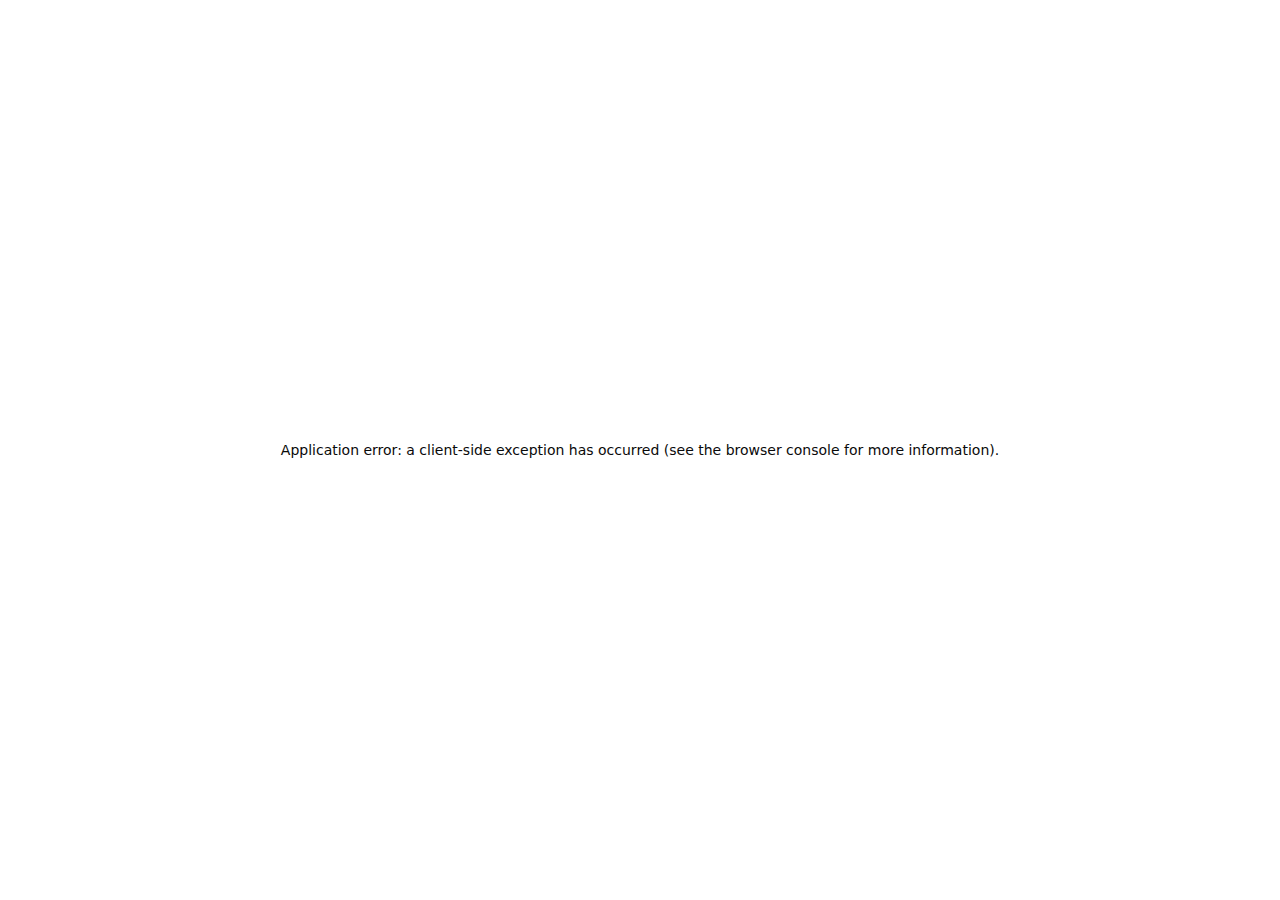
<file: index.html>
<!DOCTYPE html>
<html lang="en">
  <head>
    <meta charset="utf-8" />
    <meta name="viewport" content="width=device-width, initial-scale=1" />
    <link
      rel="stylesheet"
      href="/_next/static/css/54aba80f031d2d15.css"
      data-precedence="next"
    />
    <link
      rel="preload"
      as="script"
      fetchPriority="low"
      href="/_next/static/chunks/webpack-cd8e8c9b74a13b8c.js"
    />
    <script
      src="/_next/static/chunks/7cd46624-e588b331461a16f4.js"
      async=""
    ></script>
    <script
      src="/_next/static/chunks/34034-6019c9fe2432a747.js"
      async=""
    ></script>
    <script
      src="/_next/static/chunks/main-app-ca0b34f89ef5eda0.js"
      async=""
    ></script>
    <script
      src="/_next/static/chunks/app/page-39d480a4ab806507.js"
      async=""
    ></script>
    <script
      src="/_next/static/chunks/17714-20ca9cca28852899.js"
      async=""
    ></script>
    <script
      src="/_next/static/chunks/app/layout-111297dddfbdd375.js"
      async=""
    ></script>
    <link
      rel="preload"
      href="https://www.googletagmanager.com/gtag/js?id=G-ZBT81YRRRC"
      as="script"
    />
    <link rel="icon" type="image/x-icon" href="/favicon.ico" />
    <link rel="manifest" href="/site.webmanifest" />
    <link rel="preconnect" href="https://fonts.googleapis.com" />
    <link
      rel="preconnect"
      href="https://fonts.gstatic.com"
      crossorigin="anonymous"
    />
    <title>Heurist AI</title>
    <meta
      name="description"
      content="Full-stack AI infrastructure for building onchain agents. Heurist offers serverless AI APIs, MCP/A2A-compatible agent marketplace, ZK Layer 2 blockchahin payment rails, and Web3-native AI solutions."
    />
    <meta property="og:title" content="Heurist AI" />
    <meta
      property="og:description"
      content="Full-stack AI infrastructure for building onchain agents. Heurist offers serverless AI APIs, MCP/A2A-compatible agent marketplace, ZK Layer 2 blockchahin payment rails, and Web3-native AI solutions."
    />
    <meta property="og:url" content="https://www.heurist.ai/" />
    <meta
      property="og:image"
      content="https://www.heurist.ai/twitter_banner.png"
    />
    <meta property="og:image:width" content="1200" />
    <meta property="og:image:height" content="628" />
    <meta property="og:image:content_type" content="image/png" />
    <meta property="og:image:title" content="Heurist AI" />
    <meta property="og:image:file_name" content="Heurist AI og.png" />
    <meta property="og:type" content="website" />
    <meta name="twitter:card" content="summary_large_image" />
    <meta name="twitter:title" content="Heurist AI" />
    <meta
      name="twitter:description"
      content="Full-stack AI infrastructure for building onchain agents. Heurist offers serverless AI APIs, MCP/A2A-compatible agent marketplace, ZK Layer 2 blockchahin payment rails, and Web3-native AI solutions."
    />
    <meta
      name="twitter:image"
      content="https://www.heurist.ai/twitter_banner.png"
    />
    <meta name="twitter:image:width" content="1200" />
    <meta name="twitter:image:height" content="628" />
    <meta name="twitter:image:content_type" content="image/png" />
    <meta name="twitter:image:title" content="Heurist AI" />
    <meta name="twitter:image:file_name" content="Heurist AI og.png" />
    <link
      href="https://fonts.googleapis.com/css2?family=Inter:ital,opsz,wght@0,14..32,100..900;1,14..32,100..900&amp;family=Playfair+Display:ital,wght@0,400..900;1,400..900&amp;display=swap"
      rel="stylesheet"
    />
    <script
      src="/_next/static/chunks/polyfills-42372ed130431b0a.js"
      nomodule=""
    ></script>
  </head>
  <body>
    <div>Loading...</div>
    <div
      style="
        position: fixed;
        z-index: 9999;
        top: 16px;
        left: 16px;
        right: 20px;
        bottom: 25px;
        pointer-events: none;
      "
      class=""
    ></div>
    <script
      src="/_next/static/chunks/webpack-cd8e8c9b74a13b8c.js"
      async=""
    ></script>
    <script>
      (self.__next_f = self.__next_f || []).push([0]);
      self.__next_f.push([2, null]);
    </script>
    <script>
      self.__next_f.push([
        1,
        '1:HL["/_next/static/css/54aba80f031d2d15.css","style"]\n',
      ]);
    </script>
    <script>
      self.__next_f.push([
        1,
        '2:I[57698,[],""]\n4:I[87602,[],"ClientPageRoot"]\n5:I[35086,["41931","static/chunks/app/page-39d480a4ab806507.js"],"default",1]\n6:I[58705,["17714","static/chunks/17714-20ca9cca28852899.js","63185","static/chunks/app/layout-111297dddfbdd375.js"],""]\n7:I[52513,["17714","static/chunks/17714-20ca9cca28852899.js","63185","static/chunks/app/layout-111297dddfbdd375.js"],"CommonProvider"]\n8:I[20384,[],""]\n9:I[71465,[],""]\na:I[17714,["17714","static/chunks/17714-20ca9cca28852899.js","63185","static/chunks/app/layout-111297dddfbdd375.js"],"Toaster"]\nc:I[1815,[],""]\nd:[]\n',
      ]);
    </script>
    <script>
      self.__next_f.push([
        1,
        '0:["$","$L2",null,{"buildId":"GYSU4IDn9hSQO8senRUPv","assetPrefix":"","urlParts":["",""],"initialTree":["",{"children":["__PAGE__",{}]},"$undefined","$undefined",true],"initialSeedData":["",{"children":["__PAGE__",{},[["$L3",["$","$L4",null,{"props":{"params":{},"searchParams":{}},"Component":"$5"}],null],null],null]},[[[["$","link","0",{"rel":"stylesheet","href":"/_next/static/css/54aba80f031d2d15.css","precedence":"next","crossOrigin":"$undefined"}]],["$","html",null,{"lang":"en","children":[["$","head",null,{"children":[["$","link",null,{"rel":"icon","type":"image/x-icon","href":"/favicon.ico"}],["$","link",null,{"rel":"manifest","href":"/site.webmanifest"}],["$","link",null,{"rel":"preconnect","href":"https://fonts.googleapis.com"}],["$","link",null,{"rel":"preconnect","href":"https://fonts.gstatic.com","crossOrigin":"anonymous"}],["$","link",null,{"href":"https://fonts.googleapis.com/css2?family=Inter:ital,opsz,wght@0,14..32,100..900;1,14..32,100..900\u0026family=Playfair+Display:ital,wght@0,400..900;1,400..900\u0026display=swap","rel":"stylesheet"}],["$","$L6",null,{"strategy":"afterInteractive","src":"https://www.googletagmanager.com/gtag/js?id=G-ZBT81YRRRC"}],["$","$L6",null,{"id":"gtag-init","strategy":"afterInteractive","dangerouslySetInnerHTML":{"__html":"\\n              window.dataLayer = window.dataLayer || [];\\n              function gtag(){dataLayer.push(arguments);}\\n              gtag(\'js\', new Date());\\n              gtag(\'config\', \'G-ZBT81YRRRC\', {\\n                page_path: window.location.pathname,\\n              });\\n            "}}]]}],["$","body",null,{"children":[["$","$L7",null,{"children":["$","$L8",null,{"parallelRouterKey":"children","segmentPath":["children"],"error":"$undefined","errorStyles":"$undefined","errorScripts":"$undefined","template":["$","$L9",null,{}],"templateStyles":"$undefined","templateScripts":"$undefined","notFound":[["$","title",null,{"children":"404: This page could not be found."}],["$","div",null,{"style":{"fontFamily":"system-ui,\\"Segoe UI\\",Roboto,Helvetica,Arial,sans-serif,\\"Apple Color Emoji\\",\\"Segoe UI Emoji\\"","height":"100vh","textAlign":"center","display":"flex","flexDirection":"column","alignItems":"center","justifyContent":"center"},"children":["$","div",null,{"children":[["$","style",null,{"dangerouslySetInnerHTML":{"__html":"body{color:#000;background:#fff;margin:0}.next-error-h1{border-right:1px solid rgba(0,0,0,.3)}@media (prefers-color-scheme:dark){body{color:#fff;background:#000}.next-error-h1{border-right:1px solid rgba(255,255,255,.3)}}"}}],["$","h1",null,{"className":"next-error-h1","style":{"display":"inline-block","margin":"0 20px 0 0","padding":"0 23px 0 0","fontSize":24,"fontWeight":500,"verticalAlign":"top","lineHeight":"49px"},"children":"404"}],["$","div",null,{"style":{"display":"inline-block"},"children":["$","h2",null,{"style":{"fontSize":14,"fontWeight":400,"lineHeight":"49px","margin":0},"children":"This page could not be found."}]}]]}]}]],"notFoundStyles":[]}]}],["$","$La",null,{"position":"bottom-right","reverseOrder":false,"gutter":8,"containerClassName":"","containerStyle":{"bottom":"25px","right":"20px"},"toastOptions":{"duration":4000,"style":{"background":"rgba(20, 20, 20, 0.2)","color":"#fff","fontSize":"15px","fontFamily":"Inter, -apple-system, BlinkMacSystemFont, \\"Segoe UI\\", Roboto, sans-serif","fontWeight":"400","padding":"16px 20px","borderRadius":"12px","backdropFilter":"blur(5px) saturate(180%)","WebkitBackdropFilter":"blur(5px) saturate(180%)","border":"1px solid rgba(255, 255, 255, 0.1)","borderTop":"1px solid rgba(255, 255, 255, 0.2)","borderLeft":"1px solid rgba(255, 255, 255, 0.2)","boxShadow":"\\n                0 8px 32px 0 rgba(0, 0, 0, 0.3),\\n                0 2px 16px 0 rgba(0, 0, 0, 0.2),\\n                inset 0 1px 0 rgba(255, 255, 255, 0.1)\\n              ","maxWidth":"420px","userSelect":"none"},"success":{"duration":4000,"style":{"background":"rgba(20, 20, 20, 0.2)","color":"#fff","backdropFilter":"blur(5px) saturate(200%)","WebkitBackdropFilter":"blur(5px) saturate(200%)","border":"1px solid rgba(255, 255, 255, 0.1)","borderTop":"1px solid rgba(255, 255, 255, 0.2)","borderLeft":"1px solid rgba(255, 255, 255, 0.2)","boxShadow":"\\n                  0 8px 32px 0 rgba(0, 0, 0, 0.3),\\n                  0 2px 16px 0 rgba(0, 0, 0, 0.2),\\n                  inset 0 1px 0 rgba(255, 255, 255, 0.1)\\n                "},"iconTheme":{"primary":"#cdf138","secondary":"#000"}},"error":{"duration":4000,"style":{"background":"rgba(20, 20, 20, 0.2)","color":"#fff","backdropFilter":"blur(5px) saturate(180%)","WebkitBackdropFilter":"blur(5px) saturate(180%)","border":"1px solid rgba(255, 255, 255, 0.1)","borderTop":"1px solid rgba(255, 255, 255, 0.2)","borderLeft":"1px solid rgba(255, 255, 255, 0.2)","boxShadow":"\\n                  0 8px 32px 0 rgba(0, 0, 0, 0.3),\\n                  0 2px 16px 0 rgba(0, 0, 0, 0.2),\\n                  inset 0 1px 0 rgba(255, 255, 255, 0.1)\\n                "},"iconTheme":{"primary":"#cdf138","secondary":"rgba(0, 0, 0, 1)"}}}}]]}]]}]],null],null],"couldBeIntercepted":false,"initialHead":[null,"$Lb"],"globalErrorComponent":"$c","missingSlots":"$Wd"}]\n',
      ]);
    </script>
    <script>
      self.__next_f.push([
        1,
        'b:[["$","meta","0",{"name":"viewport","content":"width=device-width, initial-scale=1"}],["$","meta","1",{"charSet":"utf-8"}],["$","title","2",{"children":"Heurist AI"}],["$","meta","3",{"name":"description","content":"Full-stack AI infrastructure for building onchain agents. Heurist offers serverless AI APIs, MCP/A2A-compatible agent marketplace, ZK Layer 2 blockchahin payment rails, and Web3-native AI solutions."}],["$","meta","4",{"property":"og:title","content":"Heurist AI"}],["$","meta","5",{"property":"og:description","content":"Full-stack AI infrastructure for building onchain agents. Heurist offers serverless AI APIs, MCP/A2A-compatible agent marketplace, ZK Layer 2 blockchahin payment rails, and Web3-native AI solutions."}],["$","meta","6",{"property":"og:url","content":"https://www.heurist.ai/"}],["$","meta","7",{"property":"og:image","content":"https://www.heurist.ai/twitter_banner.png"}],["$","meta","8",{"property":"og:image:width","content":"1200"}],["$","meta","9",{"property":"og:image:height","content":"628"}],["$","meta","10",{"property":"og:image:content_type","content":"image/png"}],["$","meta","11",{"property":"og:image:title","content":"Heurist AI"}],["$","meta","12",{"property":"og:image:file_name","content":"Heurist AI og.png"}],["$","meta","13",{"property":"og:type","content":"website"}],["$","meta","14",{"name":"twitter:card","content":"summary_large_image"}],["$","meta","15",{"name":"twitter:title","content":"Heurist AI"}],["$","meta","16",{"name":"twitter:description","content":"Full-stack AI infrastructure for building onchain agents. Heurist offers serverless AI APIs, MCP/A2A-compatible agent marketplace, ZK Layer 2 blockchahin payment rails, and Web3-native AI solutions."}],["$","meta","17",{"name":"twitter:image","content":"https://www.heurist.ai/twitter_banner.png"}],["$","meta","18",{"name":"twitter:image:width","content":"1200"}],["$","meta","19",{"name":"twitter:image:height","content":"628"}],["$","meta","20",{"name":"twitter:image:content_type","content":"image/png"}],["$","meta","21",{"name":"twitter:image:title","content":"Heurist AI"}],["$","meta","22",{"name":"twitter:image:file_name","content":"Heurist AI og.png"}]]\n',
      ]);
    </script>
    <script>
      self.__next_f.push([1, "3:null\n"]);
    </script>
  </body>
</html>
</file>
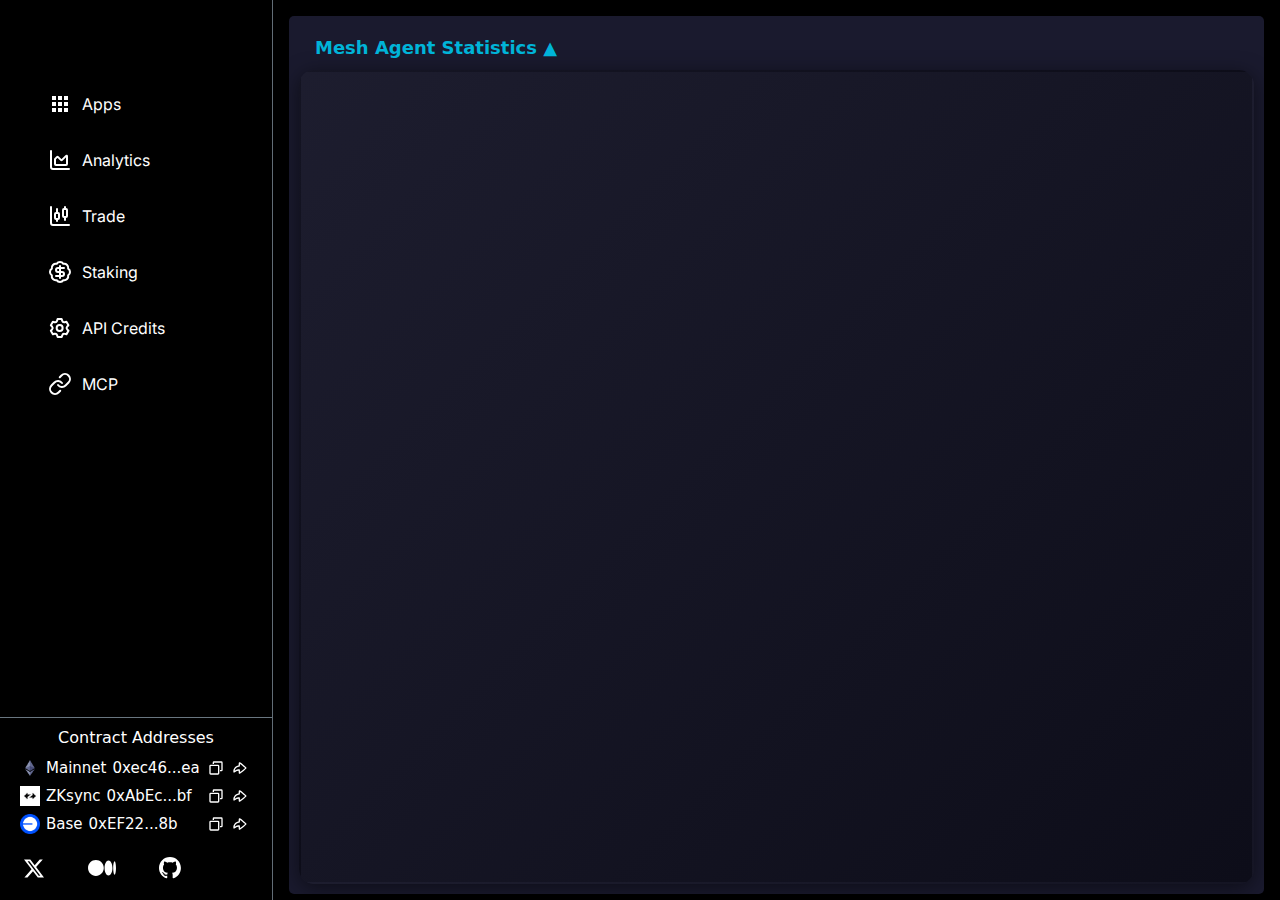
<file: analytics/index.html>
<!DOCTYPE html>
<html lang="en">
  <head>
    <meta charset="utf-8" />
    <meta name="viewport" content="width=device-width, initial-scale=1" />
    <link
      rel="stylesheet"
      href="/_next/static/css/54aba80f031d2d15.css"
      data-precedence="next"
    />
    <link
      rel="stylesheet"
      href="/_next/static/css/b30489573339f853.css"
      data-precedence="next"
    />
    <link
      rel="stylesheet"
      href="/_next/static/css/5a2606c0506eff87.css"
      data-precedence="next"
    />
    <link
      rel="stylesheet"
      href="/_next/static/css/d27dd20e6500eab3.css"
      data-precedence="next"
    />
    <link
      rel="preload"
      as="script"
      fetchPriority="low"
      href="/_next/static/chunks/webpack-cd8e8c9b74a13b8c.js"
    />
    <script
      src="/_next/static/chunks/7cd46624-e588b331461a16f4.js"
      async=""
    ></script>
    <script
      src="/_next/static/chunks/34034-6019c9fe2432a747.js"
      async=""
    ></script>
    <script
      src="/_next/static/chunks/main-app-ca0b34f89ef5eda0.js"
      async=""
    ></script>
    <script
      src="/_next/static/chunks/00571774-b639a9e6a45fc68e.js"
      async=""
    ></script>
    <script
      src="/_next/static/chunks/88212-a302e2436230a5d2.js"
      async=""
    ></script>
    <script
      src="/_next/static/chunks/15741-b27ecbd37cb03e73.js"
      async=""
    ></script>
    <script
      src="/_next/static/chunks/7408-ada59d362d5d468e.js"
      async=""
    ></script>
    <script
      src="/_next/static/chunks/78658-a87e45ec3eeebeeb.js"
      async=""
    ></script>
    <script
      src="/_next/static/chunks/43829-4858267aca45a430.js"
      async=""
    ></script>
    <script
      src="/_next/static/chunks/51848-a03ca73646396e4e.js"
      async=""
    ></script>
    <script
      src="/_next/static/chunks/app/analytics/page-79fb17859b81ac67.js"
      async=""
    ></script>
    <script
      src="/_next/static/chunks/20049-22a9261de24641d7.js"
      async=""
    ></script>
    <script
      src="/_next/static/chunks/90600-2bcd9bdfd25b6b86.js"
      async=""
    ></script>
    <script
      src="/_next/static/chunks/65221-eeb657dc11d65143.js"
      async=""
    ></script>
    <script
      src="/_next/static/chunks/71736-1bbf171a24cab235.js"
      async=""
    ></script>
    <script
      src="/_next/static/chunks/98365-9c4c56fbe3f48303.js"
      async=""
    ></script>
    <script
      src="/_next/static/chunks/app/analytics/layout-ae64ef11df59939e.js"
      async=""
    ></script>
    <script
      src="/_next/static/chunks/17714-20ca9cca28852899.js"
      async=""
    ></script>
    <script
      src="/_next/static/chunks/app/layout-111297dddfbdd375.js"
      async=""
    ></script>
    <link
      rel="preload"
      href="https://www.googletagmanager.com/gtag/js?id=G-ZBT81YRRRC"
      as="script"
    />
    <link rel="icon" type="image/x-icon" href="/favicon.ico" />
    <link rel="manifest" href="/site.webmanifest" />
    <link rel="preconnect" href="https://fonts.googleapis.com" />
    <link
      rel="preconnect"
      href="https://fonts.gstatic.com"
      crossorigin="anonymous"
    />
    <title>Insight AI</title>
    <meta
      name="description"
      content="Full-stack AI infrastructure for building onchain agents. Heurist offers serverless AI APIs, MCP/A2A-compatible agent marketplace, ZK Layer 2 blockchahin payment rails, and Web3-native AI solutions."
    />
    <meta property="og:title" content="Insight AI" />
    <meta
      property="og:description"
      content="Full-stack AI infrastructure for building onchain agents. Heurist offers serverless AI APIs, MCP/A2A-compatible agent marketplace, ZK Layer 2 blockchahin payment rails, and Web3-native AI solutions."
    />
    <meta property="og:url" content="https://www.heurist.ai/" />
    <meta
      property="og:image"
      content="https://www.heurist.ai/twitter_banner.png"
    />
    <meta property="og:image:width" content="1200" />
    <meta property="og:image:height" content="628" />
    <meta property="og:image:content_type" content="image/png" />
    <meta property="og:image:title" content="Insight AI" />
    <meta property="og:image:file_name" content="Insight AI og.png" />
    <meta property="og:type" content="website" />
    <meta name="twitter:card" content="summary_large_image" />
    <meta name="twitter:title" content="Insight AI" />
    <meta
      name="twitter:description"
      content="Full-stack AI infrastructure for building onchain agents. Heurist offers serverless AI APIs, MCP/A2A-compatible agent marketplace, ZK Layer 2 blockchahin payment rails, and Web3-native AI solutions."
    />
    <meta
      name="twitter:image"
      content="https://www.heurist.ai/twitter_banner.png"
    />
    <meta name="twitter:image:width" content="1200" />
    <meta name="twitter:image:height" content="628" />
    <meta name="twitter:image:content_type" content="image/png" />
    <meta name="twitter:image:title" content="Insight AI" />
    <meta name="twitter:image:file_name" content="Insight AI og.png" />
    <link
      href="https://fonts.googleapis.com/css2?family=Inter:ital,opsz,wght@0,14..32,100..900;1,14..32,100..900&amp;family=Playfair+Display:ital,wght@0,400..900;1,400..900&amp;display=swap"
      rel="stylesheet"
    />
    <script
      src="/_next/static/chunks/polyfills-42372ed130431b0a.js"
      nomodule=""
    ></script>
  </head>
  <body>
    <div>
      <div class="flex bg-black">
        <div class="LeftMenu_root___gTQb">
          <div class="logo">
            <a href="/"
              ><svg
                xmlns="http://www.w3.org/2000/svg"
                width="145"
                height="41"
                fill="none"
              >
                <path
                  fill="#fff"
                  d="M134.418 15.769h10.328v2.67h-10.328zm3.521-3.932h3.286v18.545h-3.286zM119.583 25.57h3.023q.234 1.115 1.203 1.819.968.675 2.611.675 1.056 0 1.643-.235.617-.235.851-.646.264-.411.264-.939 0-.646-.381-.997-.353-.352-1.056-.587a12 12 0 0 0-1.761-.411 38 38 0 0 1-2.142-.587 10 10 0 0 1-1.907-.792 4.1 4.1 0 0 1-1.35-1.233q-.47-.762-.47-1.848 0-.998.441-1.79a4.1 4.1 0 0 1 1.291-1.38q.821-.556 1.936-.85a8.7 8.7 0 0 1 2.436-.323q1.907 0 3.169.616 1.29.616 1.936 1.732.675 1.115.675 2.552h-2.875q-.235-1.174-.91-1.701-.675-.53-2.025-.529-1.349 0-2.054.47t-.704 1.29q0 .617.44.999.47.352 1.321.616a28 28 0 0 0 1.995.528q1.056.294 1.995.616.94.294 1.673.763.762.44 1.203 1.174.44.733.44 1.819 0 1.35-.734 2.318-.704.968-2.054 1.497-1.349.498-3.257.498-1.672 0-2.904-.381-1.204-.381-2.025-.998-.792-.615-1.233-1.32a5.2 5.2 0 0 1-.616-1.35q-.147-.645-.088-1.086M116.65 9.578v3.14h-3.902v-3.14zm-3.609 6.191h3.287v14.613h-3.287zM101.833 15.769h3.257v14.613h-3.257zm8.538 2.787q-1.584 0-2.729.675-1.115.675-1.79 1.644-.674.968-.938 1.878l-.03-1.644q.03-.323.206-.968.175-.675.528-1.467a7.3 7.3 0 0 1 .997-1.526 5.1 5.1 0 0 1 1.556-1.232q.939-.47 2.2-.47zM98.235 30.382h-3.257V15.769h3.257zm-3.081-6.955.03.94q-.06.38-.265 1.144a8 8 0 0 1-.616 1.672 7.5 7.5 0 0 1-1.115 1.702 5.5 5.5 0 0 1-1.702 1.32q-1.027.5-2.494.5a8.2 8.2 0 0 1-2.142-.294 5.5 5.5 0 0 1-1.937-.91q-.85-.645-1.379-1.76-.528-1.116-.528-2.817v-9.155h3.257v8.539q0 1.379.44 2.17.47.764 1.291 1.087.822.322 1.907.322 1.556 0 2.641-.704a5.6 5.6 0 0 0 1.732-1.731q.675-1.057.88-2.025M76.874 25.57h3.14a5.6 5.6 0 0 1-1.174 2.67q-.91 1.144-2.495 1.819-1.584.645-3.785.645-2.495 0-4.46-.91-1.966-.938-3.08-2.64-1.116-1.702-1.116-4.05 0-2.318 1.086-4.049 1.085-1.731 2.993-2.67 1.935-.939 4.46-.939 2.61 0 4.343.94 1.76.908 2.611 2.757.85 1.82.704 4.607H67.22q.147 1.233.792 2.23.675.969 1.82 1.526 1.143.528 2.67.528 1.701 0 2.846-.675 1.173-.674 1.526-1.79m-4.52-7.483q-1.995 0-3.286.998-1.29.968-1.672 2.494h9.419q-.118-1.644-1.32-2.553-1.205-.939-3.14-.939M43.743 19.437H57.71v2.846H43.743zm13.498-8.07h3.316v19.014H57.24zm-16.461 0h3.345v19.014H40.78z"
                ></path>
                <g fill="#fff" clip-path="url(#Logo_svg__a)">
                  <path
                    d="M17.497 0v20.21h-4.374V7.58l-4.374 2.523-2.343 1.358-2.032 1.168v15.162l2.032 1.169 2.343 1.358V20.21h4.374v17.684l-.311-.18-4.058-2.347h-.005l-3.512-2.032-.863-.495L0 30.318V10.103L4.374 7.58l.863-.495 3.512-2.032h.005l4.058-2.348.311-.18h.005zM35 10.103v20.215l-4.374 2.522-.863.495-3.512 2.032h-.005l-4.058 2.348-.311.178h-.005l-4.375 2.527V20.21h4.38v12.63l4.374-2.522 2.343-1.358 2.032-1.17V12.63l-2.032-1.17-2.343-1.358V20.21h-4.374V2.527l.311.179 4.058 2.348h.005l3.512 2.032.863.495z"
                  ></path>
                </g>
                <defs>
                  <clipPath id="Logo_svg__a">
                    <path fill="#fff" d="M0 0h35.026v40.466H0z"></path>
                  </clipPath>
                </defs></svg
            ></a>
          </div>
          <ul class="menu-ul">
            <li class=" ">
              <a target="_self" href="/apps"
                ><svg
                  xmlns="http://www.w3.org/2000/svg"
                  width="24"
                  height="24"
                  fill="none"
                >
                  <path
                    fill="#fff"
                    d="M4 8h4V4H4zm6 12h4v-4h-4zm-6 0h4v-4H4zm0-6h4v-4H4zm6 0h4v-4h-4zm6-10v4h4V4zm-6 4h4V4h-4zm6 6h4v-4h-4zm0 6h4v-4h-4z"
                  ></path>
                </svg>
                <p>Apps</p></a
              >
            </li>
            <li class="active bg-[#cdf138] text-black">
              <a target="_self" href="/analytics"
                ><svg
                  xmlns="http://www.w3.org/2000/svg"
                  width="24"
                  height="24"
                  viewBox="0 0 24 24"
                  fill="none"
                  stroke="currentColor"
                  stroke-width="2"
                  stroke-linecap="round"
                  stroke-linejoin="round"
                  class="lucide lucide-chart-area"
                >
                  <path d="M3 3v16a2 2 0 0 0 2 2h16"></path>
                  <path
                    d="M7 11.207a.5.5 0 0 1 .146-.353l2-2a.5.5 0 0 1 .708 0l3.292 3.292a.5.5 0 0 0 .708 0l4.292-4.292a.5.5 0 0 1 .854.353V16a1 1 0 0 1-1 1H8a1 1 0 0 1-1-1z"
                  ></path>
                </svg>
                <p>Analytics</p></a
              >
            </li>
            <li class=" ">
              <a target="_self" href="/trade"
                ><svg
                  xmlns="http://www.w3.org/2000/svg"
                  width="24"
                  height="24"
                  viewBox="0 0 24 24"
                  fill="none"
                  stroke="currentColor"
                  stroke-width="2"
                  stroke-linecap="round"
                  stroke-linejoin="round"
                  class="lucide lucide-chart-candlestick"
                >
                  <path d="M9 5v4"></path>
                  <rect width="4" height="6" x="7" y="9" rx="1"></rect>
                  <path d="M9 15v2"></path>
                  <path d="M17 3v2"></path>
                  <rect width="4" height="8" x="15" y="5" rx="1"></rect>
                  <path d="M17 13v3"></path>
                  <path d="M3 3v16a2 2 0 0 0 2 2h16"></path>
                </svg>
                <p>Trade</p></a
              >
            </li>
            <li class=" ">
              <a target="_self" href="/stake"
                ><svg
                  xmlns="http://www.w3.org/2000/svg"
                  width="24"
                  height="24"
                  viewBox="0 0 24 24"
                  fill="none"
                  stroke="currentColor"
                  stroke-width="2"
                  stroke-linecap="round"
                  stroke-linejoin="round"
                  class="lucide lucide-badge-dollar-sign"
                >
                  <path
                    d="M3.85 8.62a4 4 0 0 1 4.78-4.77 4 4 0 0 1 6.74 0 4 4 0 0 1 4.78 4.78 4 4 0 0 1 0 6.74 4 4 0 0 1-4.77 4.78 4 4 0 0 1-6.75 0 4 4 0 0 1-4.78-4.77 4 4 0 0 1 0-6.76Z"
                  ></path>
                  <path d="M16 8h-6a2 2 0 1 0 0 4h4a2 2 0 1 1 0 4H8"></path>
                  <path d="M12 18V6"></path>
                </svg>
                <p>Staking</p></a
              >
            </li>
            <li class=" ">
              <a target="_self" href="/credits"
                ><svg
                  xmlns="http://www.w3.org/2000/svg"
                  width="24"
                  height="24"
                  fill="none"
                >
                  <path
                    fill="#fff"
                    d="M19.9 12.66a1 1 0 0 1 0-1.32l1.28-1.44a1 1 0 0 0 .12-1.17l-2-3.46a1 1 0 0 0-1.07-.48l-1.88.38a1 1 0 0 1-1.15-.66l-.61-1.83a1 1 0 0 0-.95-.68h-4a1 1 0 0 0-1 .68l-.56 1.83a1 1 0 0 1-1.15.66L5 4.79a1 1 0 0 0-1 .48L2 8.73a1 1 0 0 0 .1 1.17l1.27 1.44a1 1 0 0 1 0 1.32L2.1 14.1a1 1 0 0 0-.1 1.17l2 3.46a1 1 0 0 0 1.07.48l1.88-.38a1 1 0 0 1 1.15.66l.61 1.83a1 1 0 0 0 1 .68h4a1 1 0 0 0 .95-.68l.61-1.83a1 1 0 0 1 1.15-.66l1.88.38a1 1 0 0 0 1.07-.48l2-3.46a1 1 0 0 0-.12-1.17ZM18.41 14l.8.9-1.28 2.22-1.18-.24a3 3 0 0 0-3.45 2L12.92 20h-2.56L10 18.86a3 3 0 0 0-3.45-2l-1.18.24-1.3-2.21.8-.9a3 3 0 0 0 0-4l-.8-.9 1.28-2.2 1.18.24a3 3 0 0 0 3.45-2L10.36 4h2.56l.38 1.14a3 3 0 0 0 3.45 2l1.18-.24 1.28 2.22-.8.9a3 3 0 0 0 0 3.98m-6.77-6a4 4 0 1 0 4 4 4 4 0 0 0-4-4m0 6a2 2 0 1 1 2-2 2 2 0 0 1-2 2"
                  ></path>
                </svg>
                <p>API Credits</p></a
              >
            </li>
            <li class=" ">
              <a target="_blank" href="https://etherscan.io/token/0xTBA"
                ><svg
                  xmlns="http://www.w3.org/2000/svg"
                  width="24"
                  height="24"
                  fill="none"
                  stroke="currentColor"
                  stroke-linecap="round"
                  stroke-linejoin="round"
                  stroke-width="2"
                >
                  <path
                    d="M10 13a5 5 0 0 0 7.54.54l3-3a5 5 0 0 0-7.07-7.07l-1.72 1.71"
                  ></path>
                  <path
                    d="M14 11a5 5 0 0 0-7.54-.54l-3 3a5 5 0 0 0 7.07 7.07l1.71-1.71"
                  ></path>
                </svg>
                <p>MCP</p></a
              >
            </li>
          </ul>
          <div class="bottom">
            <div class="" style="border-top: 1px solid #697680">
              <div class="py-2 text-white">
                <div class="text-center text-base font-medium">
                  Contract Addresses
                </div>
                <div
                  class="mb-1 mt-1.5 flex items-center justify-center gap-1 px-5"
                >
                  <div class="mx-0.5 text-[15px]">Mainnet</div>
                  <div class="flex-1 text-[15px]">0xec46...ea</div>
                  <div class="flex">
                    <div
                      class="flex h-6 w-6 cursor-pointer items-center justify-center rounded-md transition-colors hover:text-white/90"
                    >
                      <svg
                        xmlns="http://www.w3.org/2000/svg"
                        width="1em"
                        height="1em"
                        viewBox="0 0 24 24"
                      >
                        <g fill="none" fill-rule="evenodd">
                          <path
                            d="m12.593 23.258l-.011.002l-.071.035l-.02.004l-.014-.004l-.071-.035q-.016-.005-.024.005l-.004.01l-.017.428l.005.02l.01.013l.104.074l.015.004l.012-.004l.104-.074l.012-.016l.004-.017l-.017-.427q-.004-.016-.017-.018m.265-.113l-.013.002l-.185.093l-.01.01l-.003.011l.018.43l.005.012l.008.007l.201.093q.019.005.029-.008l.004-.014l-.034-.614q-.005-.018-.02-.022m-.715.002a.02.02 0 0 0-.027.006l-.006.014l-.034.614q.001.018.017.024l.015-.002l.201-.093l.01-.008l.004-.011l.017-.43l-.003-.012l-.01-.01z"
                          ></path>
                          <path
                            fill="currentColor"
                            d="M9 2a2 2 0 0 0-2 2v2h2V4h11v11h-2v2h2a2 2 0 0 0 2-2V4a2 2 0 0 0-2-2zM4 7a2 2 0 0 0-2 2v11a2 2 0 0 0 2 2h11a2 2 0 0 0 2-2V9a2 2 0 0 0-2-2zm0 2h11v11H4z"
                          ></path>
                        </g>
                      </svg>
                    </div>
                    <a
                      target="_blank"
                      class="flex h-6 w-6 cursor-pointer items-center justify-center rounded-md transition-colors hover:text-white/80"
                      href="https://etherscan.io/token/0xec463D00aa4dA76fb112cD2e4AC1C6BeF02da6ea"
                      ><svg
                        xmlns="http://www.w3.org/2000/svg"
                        width="1em"
                        height="1em"
                        viewBox="0 0 24 24"
                      >
                        <g fill="none">
                          <path
                            d="m12.593 23.258l-.011.002l-.071.035l-.02.004l-.014-.004l-.071-.035q-.016-.005-.024.005l-.004.01l-.017.428l.005.02l.01.013l.104.074l.015.004l.012-.004l.104-.074l.012-.016l.004-.017l-.017-.427q-.004-.016-.017-.018m.265-.113l-.013.002l-.185.093l-.01.01l-.003.011l.018.43l.005.012l.008.007l.201.093q.019.005.029-.008l.004-.014l-.034-.614q-.005-.018-.02-.022m-.715.002a.02.02 0 0 0-.027.006l-.006.014l-.034.614q.001.018.017.024l.015-.002l.201-.093l.01-.008l.004-.011l.017-.43l-.003-.012l-.01-.01z"
                          ></path>
                          <path
                            fill="currentColor"
                            d="M10.114 4.491c.076-.795.906-1.45 1.743-.972c1.74 1.019 3.382 2.18 4.97 3.421c1.96 1.548 3.533 3.007 4.647 4.172c.483.507.438 1.308-.024 1.792a42 42 0 0 1-3.495 3.228c-1.938 1.587-3.945 3.125-6.13 4.358c-.741.418-1.544-.06-1.687-.801l-.017-.113l-.227-3.574c-1.816.038-3.574.662-4.98 1.823l-.265.222l-.128.104l-.247.192l-.12.088l-.23.16a5 5 0 0 1-.218.135l-.206.111C2.534 19.314 2 18.892 2 17c0-4.404 3.245-8.323 7.632-8.917l.259-.031zm1.909 1.474l-.192 3.472a.5.5 0 0 1-.447.47l-1.361.142c-3.065.366-5.497 2.762-5.948 5.894a9.95 9.95 0 0 1 5.135-1.912l.397-.023l1.704-.036a.5.5 0 0 1 .51.472l.197 3.596c1.603-1.021 3.131-2.196 4.664-3.45a44 44 0 0 0 2.857-2.595l-.258-.256l-.556-.533a48 48 0 0 0-3.134-2.693a46 46 0 0 0-3.568-2.548"
                          ></path>
                        </g></svg
                    ></a>
                  </div>
                </div>
                <div class="mb-1 flex items-center justify-center gap-1 px-5">
                  <div class="mx-0.5 text-[15px]">ZKsync</div>
                  <div class="flex-1 text-[15px]">0xAbEc...bf</div>
                  <div class="flex">
                    <div
                      class="flex h-6 w-6 cursor-pointer items-center justify-center rounded-md transition-colors hover:text-white/90"
                    >
                      <svg
                        xmlns="http://www.w3.org/2000/svg"
                        width="1em"
                        height="1em"
                        viewBox="0 0 24 24"
                      >
                        <g fill="none" fill-rule="evenodd">
                          <path
                            d="m12.593 23.258l-.011.002l-.071.035l-.02.004l-.014-.004l-.071-.035q-.016-.005-.024.005l-.004.01l-.017.428l.005.02l.01.013l.104.074l.015.004l.012-.004l.104-.074l.012-.016l.004-.017l-.017-.427q-.004-.016-.017-.018m.265-.113l-.013.002l-.185.093l-.01.01l-.003.011l.018.43l.005.012l.008.007l.201.093q.019.005.029-.008l.004-.014l-.034-.614q-.005-.018-.02-.022m-.715.002a.02.02 0 0 0-.027.006l-.006.014l-.034.614q.001.018.017.024l.015-.002l.201-.093l.01-.008l.004-.011l.017-.43l-.003-.012l-.01-.01z"
                          ></path>
                          <path
                            fill="currentColor"
                            d="M9 2a2 2 0 0 0-2 2v2h2V4h11v11h-2v2h2a2 2 0 0 0 2-2V4a2 2 0 0 0-2-2zM4 7a2 2 0 0 0-2 2v11a2 2 0 0 0 2 2h11a2 2 0 0 0 2-2V9a2 2 0 0 0-2-2zm0 2h11v11H4z"
                          ></path>
                        </g>
                      </svg>
                    </div>
                    <a
                      target="_blank"
                      class="flex h-6 w-6 cursor-pointer items-center justify-center rounded-md transition-colors hover:text-white/80"
                      href="https://era.zksync.network/address/0xAbEc5eCBe08b6c02F5c9A2fF82696e1E7dB6f9bf"
                      ><svg
                        xmlns="http://www.w3.org/2000/svg"
                        width="1em"
                        height="1em"
                        viewBox="0 0 24 24"
                      >
                        <g fill="none">
                          <path
                            d="m12.593 23.258l-.011.002l-.071.035l-.02.004l-.014-.004l-.071-.035q-.016-.005-.024.005l-.004.01l-.017.428l.005.02l.01.013l.104.074l.015.004l.012-.004l.104-.074l.012-.016l.004-.017l-.017-.427q-.004-.016-.017-.018m.265-.113l-.013.002l-.185.093l-.01.01l-.003.011l.018.43l.005.012l.008.007l.201.093q.019.005.029-.008l.004-.014l-.034-.614q-.005-.018-.02-.022m-.715.002a.02.02 0 0 0-.027.006l-.006.014l-.034.614q.001.018.017.024l.015-.002l.201-.093l.01-.008l.004-.011l.017-.43l-.003-.012l-.01-.01z"
                          ></path>
                          <path
                            fill="currentColor"
                            d="M10.114 4.491c.076-.795.906-1.45 1.743-.972c1.74 1.019 3.382 2.18 4.97 3.421c1.96 1.548 3.533 3.007 4.647 4.172c.483.507.438 1.308-.024 1.792a42 42 0 0 1-3.495 3.228c-1.938 1.587-3.945 3.125-6.13 4.358c-.741.418-1.544-.06-1.687-.801l-.017-.113l-.227-3.574c-1.816.038-3.574.662-4.98 1.823l-.265.222l-.128.104l-.247.192l-.12.088l-.23.16a5 5 0 0 1-.218.135l-.206.111C2.534 19.314 2 18.892 2 17c0-4.404 3.245-8.323 7.632-8.917l.259-.031zm1.909 1.474l-.192 3.472a.5.5 0 0 1-.447.47l-1.361.142c-3.065.366-5.497 2.762-5.948 5.894a9.95 9.95 0 0 1 5.135-1.912l.397-.023l1.704-.036a.5.5 0 0 1 .51.472l.197 3.596c1.603-1.021 3.131-2.196 4.664-3.45a44 44 0 0 0 2.857-2.595l-.258-.256l-.556-.533a48 48 0 0 0-3.134-2.693a46 46 0 0 0-3.568-2.548"
                          ></path>
                        </g></svg
                    ></a>
                  </div>
                </div>
                <div class="flex items-center justify-center gap-1 px-5">
                  <div class="mx-0.5 text-[15px]">Base</div>
                  <div class="flex-1 text-[15px]">0xEF22...8b</div>
                  <div class="flex">
                    <div
                      class="flex h-6 w-6 cursor-pointer items-center justify-center rounded-md transition-colors hover:text-white/90"
                    >
                      <svg
                        xmlns="http://www.w3.org/2000/svg"
                        width="1em"
                        height="1em"
                        viewBox="0 0 24 24"
                      >
                        <g fill="none" fill-rule="evenodd">
                          <path
                            d="m12.593 23.258l-.011.002l-.071.035l-.02.004l-.014-.004l-.071-.035q-.016-.005-.024.005l-.004.01l-.017.428l.005.02l.01.013l.104.074l.015.004l.012-.004l.104-.074l.012-.016l.004-.017l-.017-.427q-.004-.016-.017-.018m.265-.113l-.013.002l-.185.093l-.01.01l-.003.011l.018.43l.005.012l.008.007l.201.093q.019.005.029-.008l.004-.014l-.034-.614q-.005-.018-.02-.022m-.715.002a.02.02 0 0 0-.027.006l-.006.014l-.034.614q.001.018.017.024l.015-.002l.201-.093l.01-.008l.004-.011l.017-.43l-.003-.012l-.01-.01z"
                          ></path>
                          <path
                            fill="currentColor"
                            d="M9 2a2 2 0 0 0-2 2v2h2V4h11v11h-2v2h2a2 2 0 0 0 2-2V4a2 2 0 0 0-2-2zM4 7a2 2 0 0 0-2 2v11a2 2 0 0 0 2 2h11a2 2 0 0 0 2-2V9a2 2 0 0 0-2-2zm0 2h11v11H4z"
                          ></path>
                        </g>
                      </svg>
                    </div>
                    <a
                      target="_blank"
                      class="flex h-6 w-6 cursor-pointer items-center justify-center rounded-md transition-colors hover:text-white/80"
                      href="https://basescan.org/address/0xEF22cb48B8483dF6152e1423b19dF5553BbD818b"
                      ><svg
                        xmlns="http://www.w3.org/2000/svg"
                        width="1em"
                        height="1em"
                        viewBox="0 0 24 24"
                      >
                        <g fill="none">
                          <path
                            d="m12.593 23.258l-.011.002l-.071.035l-.02.004l-.014-.004l-.071-.035q-.016-.005-.024.005l-.004.01l-.017.428l.005.02l.01.013l.104.074l.015.004l.012-.004l.104-.074l.012-.016l.004-.017l-.017-.427q-.004-.016-.017-.018m.265-.113l-.013.002l-.185.093l-.01.01l-.003.011l.018.43l.005.012l.008.007l.201.093q.019.005.029-.008l.004-.014l-.034-.614q-.005-.018-.02-.022m-.715.002a.02.02 0 0 0-.027.006l-.006.014l-.034.614q.001.018.017.024l.015-.002l.201-.093l.01-.008l.004-.011l.017-.43l-.003-.012l-.01-.01z"
                          ></path>
                          <path
                            fill="currentColor"
                            d="M10.114 4.491c.076-.795.906-1.45 1.743-.972c1.74 1.019 3.382 2.18 4.97 3.421c1.96 1.548 3.533 3.007 4.647 4.172c.483.507.438 1.308-.024 1.792a42 42 0 0 1-3.495 3.228c-1.938 1.587-3.945 3.125-6.13 4.358c-.741.418-1.544-.06-1.687-.801l-.017-.113l-.227-3.574c-1.816.038-3.574.662-4.98 1.823l-.265.222l-.128.104l-.247.192l-.12.088l-.23.16a5 5 0 0 1-.218.135l-.206.111C2.534 19.314 2 18.892 2 17c0-4.404 3.245-8.323 7.632-8.917l.259-.031zm1.909 1.474l-.192 3.472a.5.5 0 0 1-.447.47l-1.361.142c-3.065.366-5.497 2.762-5.948 5.894a9.95 9.95 0 0 1 5.135-1.912l.397-.023l1.704-.036a.5.5 0 0 1 .51.472l.197 3.596c1.603-1.021 3.131-2.196 4.664-3.45a44 44 0 0 0 2.857-2.595l-.258-.256l-.556-.533a48 48 0 0 0-3.134-2.693a46 46 0 0 0-3.568-2.548"
                          ></path>
                        </g></svg
                    ></a>
                  </div>
                </div>
              </div>
              <div class="-mt-2 grid h-16 grid-cols-4 items-center">
                <a
                  class="flex h-full items-center justify-center"
                  target="_blank"
                  href="https://discord.gg/heuristai"
                  ><svg
                    xmlns="http://www.w3.org/2000/svg"
                    width="24"
                    height="20"
                    fill="none"
                  >
                    <path
                      fill="#fff"
                      d="M20.33 2.228A19.6 19.6 0 0 0 15.38.672c-.213.385-.463.904-.634 1.317a18.2 18.2 0 0 0-5.488 0A14 14 0 0 0 8.615.672c-1.738.3-3.401.83-4.955 1.56C.527 6.967-.323 11.585.102 16.137a19.8 19.8 0 0 0 6.073 3.111c.488-.673.925-1.388 1.3-2.142a13 13 0 0 1-2.048-.997q.258-.191.502-.397c3.95 1.847 8.24 1.847 12.142 0q.247.206.502.398c-.65.39-1.337.726-2.052.998.376.752.81 1.47 1.3 2.142a19.8 19.8 0 0 0 6.077-3.113c.498-5.277-.851-9.853-3.568-13.91M8.013 13.337c-1.185 0-2.157-1.107-2.157-2.454s.951-2.457 2.157-2.457 2.179 1.107 2.158 2.457c.002 1.347-.952 2.454-2.158 2.454m7.974 0c-1.186 0-2.158-1.107-2.158-2.454s.951-2.457 2.158-2.457 2.178 1.107 2.157 2.457c0 1.347-.951 2.454-2.157 2.454"
                    ></path></svg></a
                ><a
                  class="flex h-full items-center justify-center"
                  target="_blank"
                  href="https://twitter.com/heurist_ai"
                  ><svg
                    xmlns="http://www.w3.org/2000/svg"
                    width="20"
                    height="25"
                    viewBox="0.254 0.25 500 451.954"
                  >
                    <path
                      fill="#fff"
                      d="M394.033.25h76.67L303.202 191.693l197.052 260.511h-154.29L225.118 294.205 86.844 452.204H10.127l179.16-204.77L.254.25H158.46l109.234 144.417zm-26.908 406.063h42.483L135.377 43.73h-45.59z"
                    ></path></svg></a
                ><a
                  class="flex h-full items-center justify-center"
                  target="_blank"
                  href="https://heuristai.medium.com"
                  ><svg
                    xmlns="http://www.w3.org/2000/svg"
                    width="28"
                    fill="#fff"
                    preserveAspectRatio="xMidYMid"
                    viewBox="0 0 256 145.39"
                  >
                    <path
                      d="M72.2 0c39.877 0 72.2 32.549 72.2 72.696 0 40.148-32.326 72.694-72.2 72.694-39.872 0-72.2-32.546-72.2-72.694C0 32.55 32.325 0 72.2 0m115.3 4.258c19.938 0 36.101 30.638 36.101 68.438h.003c0 37.791-16.163 68.438-36.1 68.438s-36.101-30.647-36.101-68.438c0-37.79 16.16-68.438 36.098-68.438zm55.803 7.129c7.011 0 12.697 27.449 12.697 61.31 0 33.85-5.684 61.31-12.697 61.31s-12.694-27.452-12.694-61.31 5.684-61.31 12.694-61.31"
                    ></path></svg></a
                ><a
                  class="flex h-full items-center justify-center"
                  target="_blank"
                  href="https://github.com/heurist-network"
                  ><svg
                    xmlns="http://www.w3.org/2000/svg"
                    width="22"
                    height="22"
                    preserveAspectRatio="xMinYMin meet"
                    viewBox="0 0 256 249"
                  >
                    <g fill="#fff">
                      <path
                        d="M127.505 0C57.095 0 0 57.085 0 127.505c0 56.336 36.534 104.13 87.196 120.99 6.372 1.18 8.712-2.766 8.712-6.134 0-3.04-.119-13.085-.173-23.739-35.473 7.713-42.958-15.044-42.958-15.044-5.8-14.738-14.157-18.656-14.157-18.656-11.568-7.914.872-7.752.872-7.752 12.804.9 19.546 13.14 19.546 13.14 11.372 19.493 29.828 13.857 37.104 10.6 1.144-8.242 4.449-13.866 8.095-17.05-28.32-3.225-58.092-14.158-58.092-63.014 0-13.92 4.981-25.295 13.138-34.224-1.324-3.212-5.688-16.18 1.235-33.743 0 0 10.707-3.427 35.073 13.07 10.17-2.826 21.078-4.242 31.914-4.29 10.836.048 21.752 1.464 31.942 4.29 24.337-16.497 35.029-13.07 35.029-13.07 6.94 17.563 2.574 30.531 1.25 33.743 8.175 8.929 13.122 20.303 13.122 34.224 0 48.972-29.828 59.756-58.22 62.912 4.573 3.957 8.648 11.717 8.648 23.612 0 17.06-.148 30.791-.148 34.991 0 3.393 2.295 7.369 8.759 6.117 50.634-16.879 87.122-64.656 87.122-120.973C255.009 57.085 197.922 0 127.505 0"
                      ></path>
                      <path
                        d="M47.755 181.634c-.28.633-1.278.823-2.185.389-.925-.416-1.445-1.28-1.145-1.916.275-.652 1.273-.834 2.196-.396.927.415 1.455 1.287 1.134 1.923m6.272 5.596c-.608.564-1.797.302-2.604-.589-.834-.889-.99-2.077-.373-2.65.627-.563 1.78-.3 2.616.59.834.899.996 2.08.36 2.65m4.304 7.159c-.782.543-2.06.034-2.849-1.1-.781-1.133-.781-2.493.017-3.038.792-.545 2.05-.055 2.85 1.07.78 1.153.78 2.513-.019 3.069m7.277 8.292c-.699.77-2.187.564-3.277-.488-1.114-1.028-1.425-2.487-.724-3.258.707-.772 2.204-.555 3.302.488 1.107 1.026 1.445 2.496.7 3.258m9.403 2.8c-.307.998-1.741 1.452-3.185 1.028-1.442-.437-2.386-1.607-2.095-2.616.3-1.005 1.74-1.478 3.195-1.024 1.44.435 2.386 1.596 2.086 2.612m10.703 1.187c.036 1.052-1.189 1.924-2.705 1.943-1.525.033-2.758-.818-2.774-1.852 0-1.062 1.197-1.926 2.721-1.951 1.516-.03 2.758.815 2.758 1.86m10.514-.403c.182 1.026-.872 2.08-2.377 2.36-1.48.27-2.85-.363-3.039-1.38-.184-1.052.89-2.105 2.367-2.378 1.508-.262 2.857.355 3.049 1.398"
                      ></path>
                    </g></svg
                ></a>
              </div>
            </div>
          </div>
        </div>
        <main class="h-screen flex-1 overflow-y-auto">
          <div data-rk="">
            <style>
              [data-rk] {
                --rk-blurs-modalOverlay: blur(0px);
                --rk-fonts-body: SFRounded, ui-rounded, "SF Pro Rounded",
                  -apple-system, BlinkMacSystemFont, "Segoe UI", Roboto,
                  Helvetica, Arial, sans-serif, "Apple Color Emoji",
                  "Segoe UI Emoji", "Segoe UI Symbol";
                --rk-radii-actionButton: 9999px;
                --rk-radii-connectButton: 12px;
                --rk-radii-menuButton: 12px;
                --rk-radii-modal: 24px;
                --rk-radii-modalMobile: 28px;
                --rk-colors-accentColor: #fff;
                --rk-colors-accentColorForeground: #000;
                --rk-colors-actionButtonBorder: rgba(255, 255, 255, 0.04);
                --rk-colors-actionButtonBorderMobile: rgba(255, 255, 255, 0.08);
                --rk-colors-actionButtonSecondaryBackground: rgba(
                  255,
                  255,
                  255,
                  0.08
                );
                --rk-colors-closeButton: rgba(224, 232, 255, 0.6);
                --rk-colors-closeButtonBackground: rgba(255, 255, 255, 0.08);
                --rk-colors-connectButtonBackground: #1a1b1f;
                --rk-colors-connectButtonBackgroundError: #ff494a;
                --rk-colors-connectButtonInnerBackground: linear-gradient(
                  0deg,
                  rgba(255, 255, 255, 0.075),
                  rgba(255, 255, 255, 0.15)
                );
                --rk-colors-connectButtonText: #fff;
                --rk-colors-connectButtonTextError: #fff;
                --rk-colors-connectionIndicator: #30e000;
                --rk-colors-downloadBottomCardBackground: linear-gradient(
                    126deg,
                    rgba(0, 0, 0, 0) 9.49%,
                    rgba(120, 120, 120, 0.2) 71.04%
                  ),
                  #1a1b1f;
                --rk-colors-downloadTopCardBackground: linear-gradient(
                    126deg,
                    rgba(120, 120, 120, 0.2) 9.49%,
                    rgba(0, 0, 0, 0) 71.04%
                  ),
                  #1a1b1f;
                --rk-colors-error: #ff494a;
                --rk-colors-generalBorder: rgba(255, 255, 255, 0.08);
                --rk-colors-generalBorderDim: rgba(255, 255, 255, 0.04);
                --rk-colors-menuItemBackground: rgba(224, 232, 255, 0.1);
                --rk-colors-modalBackdrop: rgba(0, 0, 0, 0.5);
                --rk-colors-modalBackground: #1a1b1f;
                --rk-colors-modalBorder: rgba(255, 255, 255, 0.08);
                --rk-colors-modalText: #fff;
                --rk-colors-modalTextDim: rgba(224, 232, 255, 0.3);
                --rk-colors-modalTextSecondary: rgba(255, 255, 255, 0.6);
                --rk-colors-profileAction: rgba(224, 232, 255, 0.1);
                --rk-colors-profileActionHover: rgba(224, 232, 255, 0.2);
                --rk-colors-profileForeground: rgba(224, 232, 255, 0.05);
                --rk-colors-selectedOptionBorder: rgba(224, 232, 255, 0.1);
                --rk-colors-standby: #ffd641;
                --rk-shadows-connectButton: 0px 4px 12px rgba(0, 0, 0, 0.1);
                --rk-shadows-dialog: 0px 8px 32px rgba(0, 0, 0, 0.32);
                --rk-shadows-profileDetailsAction: 0px 2px 6px
                  rgba(37, 41, 46, 0.04);
                --rk-shadows-selectedOption: 0px 2px 6px rgba(0, 0, 0, 0.24);
                --rk-shadows-selectedWallet: 0px 2px 6px rgba(0, 0, 0, 0.24);
                --rk-shadows-walletLogo: 0px 2px 16px rgba(0, 0, 0, 0.16);
              }
            </style>
          </div>
        </main>
      </div>
    </div>
    <div
      style="
        position: fixed;
        z-index: 9999;
        top: 16px;
        left: 16px;
        right: 20px;
        bottom: 25px;
        pointer-events: none;
      "
      class=""
    ></div>
    <script
      src="/_next/static/chunks/webpack-cd8e8c9b74a13b8c.js"
      async=""
    ></script>
    <script>
      (self.__next_f = self.__next_f || []).push([0]);
      self.__next_f.push([2, null]);
    </script>
    <script>
      self.__next_f.push([
        1,
        '1:HL["/_next/static/css/54aba80f031d2d15.css","style"]\n2:HL["/_next/static/css/b30489573339f853.css","style"]\n3:HL["/_next/static/css/5a2606c0506eff87.css","style"]\n4:HL["/_next/static/css/d27dd20e6500eab3.css","style"]\n',
      ]);
    </script>
    <script>
      self.__next_f.push([
        1,
        '5:I[57698,[],""]\n7:I[87602,[],"ClientPageRoot"]\n8:I[33723,["33076","static/chunks/00571774-b639a9e6a45fc68e.js","88212","static/chunks/88212-a302e2436230a5d2.js","15741","static/chunks/15741-b27ecbd37cb03e73.js","7408","static/chunks/7408-ada59d362d5d468e.js","78658","static/chunks/78658-a87e45ec3eeebeeb.js","43829","static/chunks/43829-4858267aca45a430.js","51848","static/chunks/51848-a03ca73646396e4e.js","64109","static/chunks/app/analytics/page-79fb17859b81ac67.js"],"default",1]\n9:I[98365,["20049","static/chunks/20049-22a9261de24641d7.js","90600","static/chunks/90600-2bcd9bdfd25b6b86.js","88212","static/chunks/88212-a302e2436230a5d2.js","65221","static/chunks/65221-eeb657dc11d65143.js","71736","static/chunks/71736-1bbf171a24cab235.js","98365","static/chunks/98365-9c4c56fbe3f48303.js","85586","static/chunks/app/analytics/layout-ae64ef11df59939e.js"],"default"]\na:I[20384,[],""]\nb:I[71465,[],""]\nc:I[58705,["17714","static/chunks/17714-20ca9cca28852899.js","63185","static/chunks/app/layout-111297dddfbdd375.js"],""]\nd:I[52513,["17714","static/chunks/17714-20ca9cca28852899.js","63185","static/chunks/app/layout-111297dddfbdd375.js"],"CommonProvider"]\ne:I[17714,["17714","static/chunks/17714-20ca9cca28852899.js","63185","static/chunks/app/layout-111297dddfbdd375.js"],"Toaster"]\n10:I[1815,[],""]\n11:[]\n',
      ]);
    </script>
    <script>
      self.__next_f.push([
        1,
        '0:["$","$L5",null,{"buildId":"GYSU4IDn9hSQO8senRUPv","assetPrefix":"","urlParts":["","analytics"],"initialTree":["",{"children":["analytics",{"children":["__PAGE__",{}]}]},"$undefined","$undefined",true],"initialSeedData":["",{"children":["analytics",{"children":["__PAGE__",{},[["$L6",["$","$L7",null,{"props":{"params":{},"searchParams":{}},"Component":"$8"}],[["$","link","0",{"rel":"stylesheet","href":"/_next/static/css/d27dd20e6500eab3.css","precedence":"next","crossOrigin":"$undefined"}]]],null],null]},[[[["$","link","0",{"rel":"stylesheet","href":"/_next/static/css/b30489573339f853.css","precedence":"next","crossOrigin":"$undefined"}],["$","link","1",{"rel":"stylesheet","href":"/_next/static/css/5a2606c0506eff87.css","precedence":"next","crossOrigin":"$undefined"}]],["$","$L9",null,{"children":["$","$La",null,{"parallelRouterKey":"children","segmentPath":["children","analytics","children"],"error":"$undefined","errorStyles":"$undefined","errorScripts":"$undefined","template":["$","$Lb",null,{}],"templateStyles":"$undefined","templateScripts":"$undefined","notFound":"$undefined","notFoundStyles":"$undefined"}]}]],null],null]},[[[["$","link","0",{"rel":"stylesheet","href":"/_next/static/css/54aba80f031d2d15.css","precedence":"next","crossOrigin":"$undefined"}]],["$","html",null,{"lang":"en","children":[["$","head",null,{"children":[["$","link",null,{"rel":"icon","type":"image/x-icon","href":"/favicon.ico"}],["$","link",null,{"rel":"manifest","href":"/site.webmanifest"}],["$","link",null,{"rel":"preconnect","href":"https://fonts.googleapis.com"}],["$","link",null,{"rel":"preconnect","href":"https://fonts.gstatic.com","crossOrigin":"anonymous"}],["$","link",null,{"href":"https://fonts.googleapis.com/css2?family=Inter:ital,opsz,wght@0,14..32,100..900;1,14..32,100..900\u0026family=Playfair+Display:ital,wght@0,400..900;1,400..900\u0026display=swap","rel":"stylesheet"}],["$","$Lc",null,{"strategy":"afterInteractive","src":"https://www.googletagmanager.com/gtag/js?id=G-ZBT81YRRRC"}],["$","$Lc",null,{"id":"gtag-init","strategy":"afterInteractive","dangerouslySetInnerHTML":{"__html":"\\n              window.dataLayer = window.dataLayer || [];\\n              function gtag(){dataLayer.push(arguments);}\\n              gtag(\'js\', new Date());\\n              gtag(\'config\', \'G-ZBT81YRRRC\', {\\n                page_path: window.location.pathname,\\n              });\\n            "}}]]}],["$","body",null,{"children":[["$","$Ld",null,{"children":["$","$La",null,{"parallelRouterKey":"children","segmentPath":["children"],"error":"$undefined","errorStyles":"$undefined","errorScripts":"$undefined","template":["$","$Lb",null,{}],"templateStyles":"$undefined","templateScripts":"$undefined","notFound":[["$","title",null,{"children":"404: This page could not be found."}],["$","div",null,{"style":{"fontFamily":"system-ui,\\"Segoe UI\\",Roboto,Helvetica,Arial,sans-serif,\\"Apple Color Emoji\\",\\"Segoe UI Emoji\\"","height":"100vh","textAlign":"center","display":"flex","flexDirection":"column","alignItems":"center","justifyContent":"center"},"children":["$","div",null,{"children":[["$","style",null,{"dangerouslySetInnerHTML":{"__html":"body{color:#000;background:#fff;margin:0}.next-error-h1{border-right:1px solid rgba(0,0,0,.3)}@media (prefers-color-scheme:dark){body{color:#fff;background:#000}.next-error-h1{border-right:1px solid rgba(255,255,255,.3)}}"}}],["$","h1",null,{"className":"next-error-h1","style":{"display":"inline-block","margin":"0 20px 0 0","padding":"0 23px 0 0","fontSize":24,"fontWeight":500,"verticalAlign":"top","lineHeight":"49px"},"children":"404"}],["$","div",null,{"style":{"display":"inline-block"},"children":["$","h2",null,{"style":{"fontSize":14,"fontWeight":400,"lineHeight":"49px","margin":0},"children":"This page could not be found."}]}]]}]}]],"notFoundStyles":[]}]}],["$","$Le",null,{"position":"bottom-right","reverseOrder":false,"gutter":8,"containerClassName":"","containerStyle":{"bottom":"25px","right":"20px"},"toastOptions":{"duration":4000,"style":{"background":"rgba(20, 20, 20, 0.2)","color":"#fff","fontSize":"15px","fontFamily":"Inter, -apple-system, BlinkMacSystemFont, \\"Segoe UI\\", Roboto, sans-serif","fontWeight":"400","padding":"16px 20px","borderRadius":"12px","backdropFilter":"blur(5px) saturate(180%)","WebkitBackdropFilter":"blur(5px) saturate(180%)","border":"1px solid rgba(255, 255, 255, 0.1)","borderTop":"1px solid rgba(255, 255, 255, 0.2)","borderLeft":"1px solid rgba(255, 255, 255, 0.2)","boxShadow":"\\n                0 8px 32px 0 rgba(0, 0, 0, 0.3),\\n                0 2px 16px 0 rgba(0, 0, 0, 0.2),\\n                inset 0 1px 0 rgba(255, 255, 255, 0.1)\\n              ","maxWidth":"420px","userSelect":"none"},"success":{"duration":4000,"style":{"background":"rgba(20, 20, 20, 0.2)","color":"#fff","backdropFilter":"blur(5px) saturate(200%)","WebkitBackdropFilter":"blur(5px) saturate(200%)","border":"1px solid rgba(255, 255, 255, 0.1)","borderTop":"1px solid rgba(255, 255, 255, 0.2)","borderLeft":"1px solid rgba(255, 255, 255, 0.2)","boxShadow":"\\n                  0 8px 32px 0 rgba(0, 0, 0, 0.3),\\n                  0 2px 16px 0 rgba(0, 0, 0, 0.2),\\n                  inset 0 1px 0 rgba(255, 255, 255, 0.1)\\n                "},"iconTheme":{"primary":"#cdf138","secondary":"#000"}},"error":{"duration":4000,"style":{"background":"rgba(20, 20, 20, 0.2)","color":"#fff","backdropFilter":"blur(5px) saturate(180%)","WebkitBackdropFilter":"blur(5px) saturate(180%)","border":"1px solid rgba(255, 255, 255, 0.1)","borderTop":"1px solid rgba(255, 255, 255, 0.2)","borderLeft":"1px solid rgba(255, 255, 255, 0.2)","boxShadow":"\\n                  0 8px 32px 0 rgba(0, 0, 0, 0.3),\\n                  0 2px 16px 0 rgba(0, 0, 0, 0.2),\\n                  inset 0 1px 0 rgba(255, 255, 255, 0.1)\\n                "},"iconTheme":{"primary":"#cdf138","secondary":"rgba(0, 0, 0, 1)"}}}}]]}]]}]],null],null],"couldBeIntercepted":false,"initialHead":[null,"$Lf"],"globalErrorComponent":"$10","missingSlots":"$W11"}]\n',
      ]);
    </script>
    <script>
      self.__next_f.push([
        1,
        'f:[["$","meta","0",{"name":"viewport","content":"width=device-width, initial-scale=1"}],["$","meta","1",{"charSet":"utf-8"}],["$","title","2",{"children":"Insight AI"}],["$","meta","3",{"name":"description","content":"Full-stack AI infrastructure for building onchain agents. Heurist offers serverless AI APIs, MCP/A2A-compatible agent marketplace, ZK Layer 2 blockchahin payment rails, and Web3-native AI solutions."}],["$","meta","4",{"property":"og:title","content":"Insight AI"}],["$","meta","5",{"property":"og:description","content":"Full-stack AI infrastructure for building onchain agents. Heurist offers serverless AI APIs, MCP/A2A-compatible agent marketplace, ZK Layer 2 blockchahin payment rails, and Web3-native AI solutions."}],["$","meta","6",{"property":"og:url","content":"https://www.heurist.ai/"}],["$","meta","7",{"property":"og:image","content":"https://www.heurist.ai/twitter_banner.png"}],["$","meta","8",{"property":"og:image:width","content":"1200"}],["$","meta","9",{"property":"og:image:height","content":"628"}],["$","meta","10",{"property":"og:image:content_type","content":"image/png"}],["$","meta","11",{"property":"og:image:title","content":"Insight AI"}],["$","meta","12",{"property":"og:image:file_name","content":"Insight AI og.png"}],["$","meta","13",{"property":"og:type","content":"website"}],["$","meta","14",{"name":"twitter:card","content":"summary_large_image"}],["$","meta","15",{"name":"twitter:title","content":"Insight AI"}],["$","meta","16",{"name":"twitter:description","content":"Full-stack AI infrastructure for building onchain agents. Heurist offers serverless AI APIs, MCP/A2A-compatible agent marketplace, ZK Layer 2 blockchahin payment rails, and Web3-native AI solutions."}],["$","meta","17",{"name":"twitter:image","content":"https://www.heurist.ai/twitter_banner.png"}],["$","meta","18",{"name":"twitter:image:width","content":"1200"}],["$","meta","19",{"name":"twitter:image:height","content":"628"}],["$","meta","20",{"name":"twitter:image:content_type","content":"image/png"}],["$","meta","21",{"name":"twitter:image:title","content":"Insight AI"}],["$","meta","22",{"name":"twitter:image:file_name","content":"Insight AI og.png"}]]\n',
      ]);
    </script>
    <script>
      self.__next_f.push([1, "6:null\n"]);
    </script>
  </body>
</html>
</file>
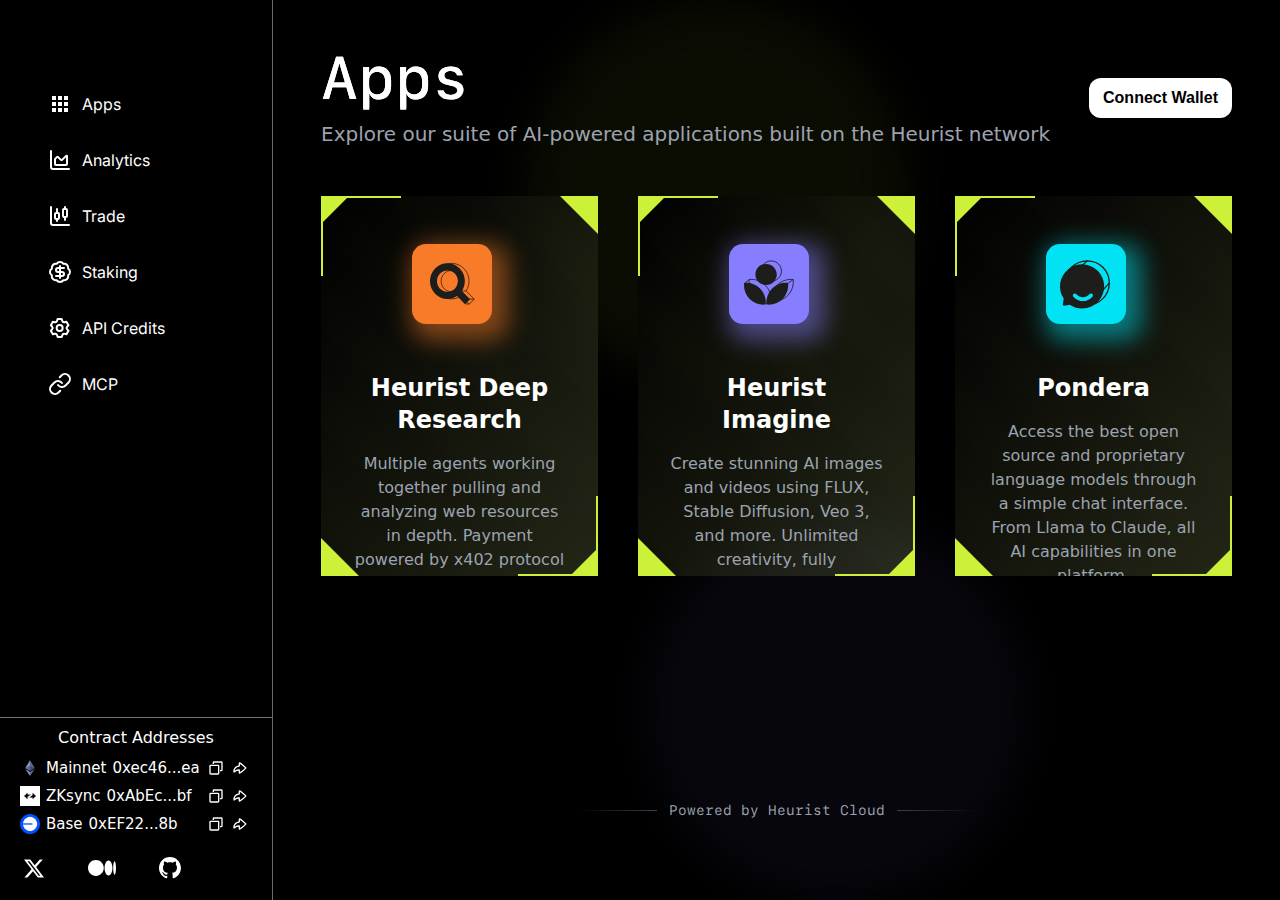
<file: apps/index.html>
<!DOCTYPE html>
<html lang="en">
  <head>
    <meta charset="utf-8" />
    <meta name="viewport" content="width=device-width, initial-scale=1" />
    <link
      rel="stylesheet"
      href="/_next/static/css/54aba80f031d2d15.css"
      data-precedence="next"
    />
    <link
      rel="stylesheet"
      href="/_next/static/css/b30489573339f853.css"
      data-precedence="next"
    />
    <link
      rel="stylesheet"
      href="/_next/static/css/5a2606c0506eff87.css"
      data-precedence="next"
    />
    <link
      rel="preload"
      as="script"
      fetchPriority="low"
      href="/_next/static/chunks/webpack-cd8e8c9b74a13b8c.js"
    />
    <script
      src="/_next/static/chunks/7cd46624-e588b331461a16f4.js"
      async=""
    ></script>
    <script
      src="/_next/static/chunks/34034-6019c9fe2432a747.js"
      async=""
    ></script>
    <script
      src="/_next/static/chunks/main-app-ca0b34f89ef5eda0.js"
      async=""
    ></script>
    <script
      src="/_next/static/chunks/00571774-b639a9e6a45fc68e.js"
      async=""
    ></script>
    <script
      src="/_next/static/chunks/90600-2bcd9bdfd25b6b86.js"
      async=""
    ></script>
    <script
      src="/_next/static/chunks/15741-b27ecbd37cb03e73.js"
      async=""
    ></script>
    <script
      src="/_next/static/chunks/app/apps/page-0b820322dc5252a5.js"
      async=""
    ></script>
    <script
      src="/_next/static/chunks/20049-22a9261de24641d7.js"
      async=""
    ></script>
    <script
      src="/_next/static/chunks/88212-a302e2436230a5d2.js"
      async=""
    ></script>
    <script
      src="/_next/static/chunks/65221-eeb657dc11d65143.js"
      async=""
    ></script>
    <script
      src="/_next/static/chunks/7408-ada59d362d5d468e.js"
      async=""
    ></script>
    <script
      src="/_next/static/chunks/78658-a87e45ec3eeebeeb.js"
      async=""
    ></script>
    <script
      src="/_next/static/chunks/43829-4858267aca45a430.js"
      async=""
    ></script>
    <script
      src="/_next/static/chunks/51848-a03ca73646396e4e.js"
      async=""
    ></script>
    <script
      src="/_next/static/chunks/71736-1bbf171a24cab235.js"
      async=""
    ></script>
    <script
      src="/_next/static/chunks/98365-9c4c56fbe3f48303.js"
      async=""
    ></script>
    <script
      src="/_next/static/chunks/app/apps/layout-2371624b52bcba9f.js"
      async=""
    ></script>
    <script
      src="/_next/static/chunks/17714-20ca9cca28852899.js"
      async=""
    ></script>
    <script
      src="/_next/static/chunks/app/layout-111297dddfbdd375.js"
      async=""
    ></script>
    <link
      rel="preload"
      href="https://www.googletagmanager.com/gtag/js?id=G-ZBT81YRRRC"
      as="script"
    />
    <link rel="icon" type="image/x-icon" href="/favicon.ico" />
    <link rel="manifest" href="/site.webmanifest" />
    <link rel="preconnect" href="https://fonts.googleapis.com" />
    <link
      rel="preconnect"
      href="https://fonts.gstatic.com"
      crossorigin="anonymous"
    />
    <title>Heurist AI</title>
    <meta
      name="description"
      content="Full-stack AI infrastructure for building onchain agents. Heurist offers serverless AI APIs, MCP/A2A-compatible agent marketplace, ZK Layer 2 blockchahin payment rails, and Web3-native AI solutions."
    />
    <meta property="og:title" content="Heurist AI" />
    <meta
      property="og:description"
      content="Full-stack AI infrastructure for building onchain agents. Heurist offers serverless AI APIs, MCP/A2A-compatible agent marketplace, ZK Layer 2 blockchahin payment rails, and Web3-native AI solutions."
    />
    <meta property="og:url" content="https://www.heurist.ai/" />
    <meta
      property="og:image"
      content="https://www.heurist.ai/twitter_banner.png"
    />
    <meta property="og:image:width" content="1200" />
    <meta property="og:image:height" content="628" />
    <meta property="og:image:content_type" content="image/png" />
    <meta property="og:image:title" content="Heurist AI" />
    <meta property="og:image:file_name" content="Heurist AI og.png" />
    <meta property="og:type" content="website" />
    <meta name="twitter:card" content="summary_large_image" />
    <meta name="twitter:title" content="Heurist AI" />
    <meta
      name="twitter:description"
      content="Full-stack AI infrastructure for building onchain agents. Heurist offers serverless AI APIs, MCP/A2A-compatible agent marketplace, ZK Layer 2 blockchahin payment rails, and Web3-native AI solutions."
    />
    <meta
      name="twitter:image"
      content="https://www.heurist.ai/twitter_banner.png"
    />
    <meta name="twitter:image:width" content="1200" />
    <meta name="twitter:image:height" content="628" />
    <meta name="twitter:image:content_type" content="image/png" />
    <meta name="twitter:image:title" content="Heurist AI" />
    <meta name="twitter:image:file_name" content="Heurist AI og.png" />
    <link
      href="https://fonts.googleapis.com/css2?family=Inter:ital,opsz,wght@0,14..32,100..900;1,14..32,100..900&amp;family=Playfair+Display:ital,wght@0,400..900;1,400..900&amp;display=swap"
      rel="stylesheet"
    />
    <script
      src="/_next/static/chunks/polyfills-42372ed130431b0a.js"
      nomodule=""
    ></script>
  </head>
  <body>
    <div data-rk="">
      <style>
        [data-rk] {
          --rk-blurs-modalOverlay: blur(0px);
          --rk-fonts-body: SFRounded, ui-rounded, "SF Pro Rounded",
            -apple-system, BlinkMacSystemFont, "Segoe UI", Roboto, Helvetica,
            Arial, sans-serif, "Apple Color Emoji", "Segoe UI Emoji",
            "Segoe UI Symbol";
          --rk-radii-actionButton: 9999px;
          --rk-radii-connectButton: 12px;
          --rk-radii-menuButton: 12px;
          --rk-radii-modal: 24px;
          --rk-radii-modalMobile: 28px;
          --rk-colors-accentColor: #fff;
          --rk-colors-accentColorForeground: #000;
          --rk-colors-actionButtonBorder: rgba(255, 255, 255, 0.04);
          --rk-colors-actionButtonBorderMobile: rgba(255, 255, 255, 0.08);
          --rk-colors-actionButtonSecondaryBackground: rgba(
            255,
            255,
            255,
            0.08
          );
          --rk-colors-closeButton: rgba(224, 232, 255, 0.6);
          --rk-colors-closeButtonBackground: rgba(255, 255, 255, 0.08);
          --rk-colors-connectButtonBackground: #1a1b1f;
          --rk-colors-connectButtonBackgroundError: #ff494a;
          --rk-colors-connectButtonInnerBackground: linear-gradient(
            0deg,
            rgba(255, 255, 255, 0.075),
            rgba(255, 255, 255, 0.15)
          );
          --rk-colors-connectButtonText: #fff;
          --rk-colors-connectButtonTextError: #fff;
          --rk-colors-connectionIndicator: #30e000;
          --rk-colors-downloadBottomCardBackground: linear-gradient(
              126deg,
              rgba(0, 0, 0, 0) 9.49%,
              rgba(120, 120, 120, 0.2) 71.04%
            ),
            #1a1b1f;
          --rk-colors-downloadTopCardBackground: linear-gradient(
              126deg,
              rgba(120, 120, 120, 0.2) 9.49%,
              rgba(0, 0, 0, 0) 71.04%
            ),
            #1a1b1f;
          --rk-colors-error: #ff494a;
          --rk-colors-generalBorder: rgba(255, 255, 255, 0.08);
          --rk-colors-generalBorderDim: rgba(255, 255, 255, 0.04);
          --rk-colors-menuItemBackground: rgba(224, 232, 255, 0.1);
          --rk-colors-modalBackdrop: rgba(0, 0, 0, 0.5);
          --rk-colors-modalBackground: #1a1b1f;
          --rk-colors-modalBorder: rgba(255, 255, 255, 0.08);
          --rk-colors-modalText: #fff;
          --rk-colors-modalTextDim: rgba(224, 232, 255, 0.3);
          --rk-colors-modalTextSecondary: rgba(255, 255, 255, 0.6);
          --rk-colors-profileAction: rgba(224, 232, 255, 0.1);
          --rk-colors-profileActionHover: rgba(224, 232, 255, 0.2);
          --rk-colors-profileForeground: rgba(224, 232, 255, 0.05);
          --rk-colors-selectedOptionBorder: rgba(224, 232, 255, 0.1);
          --rk-colors-standby: #ffd641;
          --rk-shadows-connectButton: 0px 4px 12px rgba(0, 0, 0, 0.1);
          --rk-shadows-dialog: 0px 8px 32px rgba(0, 0, 0, 0.32);
          --rk-shadows-profileDetailsAction: 0px 2px 6px rgba(37, 41, 46, 0.04);
          --rk-shadows-selectedOption: 0px 2px 6px rgba(0, 0, 0, 0.24);
          --rk-shadows-selectedWallet: 0px 2px 6px rgba(0, 0, 0, 0.24);
          --rk-shadows-walletLogo: 0px 2px 16px rgba(0, 0, 0, 0.16);
        }
      </style>
    </div>
    <div
      style="
        position: fixed;
        z-index: 9999;
        top: 16px;
        left: 16px;
        right: 20px;
        bottom: 25px;
        pointer-events: none;
      "
      class=""
    ></div>
    <script
      src="/_next/static/chunks/webpack-cd8e8c9b74a13b8c.js"
      async=""
    ></script>
    <script>
      (self.__next_f = self.__next_f || []).push([0]);
      self.__next_f.push([2, null]);
    </script>
    <script>
      self.__next_f.push([
        1,
        '1:HL["/_next/static/css/54aba80f031d2d15.css","style"]\n2:HL["/_next/static/css/b30489573339f853.css","style"]\n3:HL["/_next/static/css/5a2606c0506eff87.css","style"]\n',
      ]);
    </script>
    <script>
      self.__next_f.push([
        1,
        '4:I[57698,[],""]\n6:I[87602,[],"ClientPageRoot"]\n7:I[3100,["33076","static/chunks/00571774-b639a9e6a45fc68e.js","90600","static/chunks/90600-2bcd9bdfd25b6b86.js","15741","static/chunks/15741-b27ecbd37cb03e73.js","616","static/chunks/app/apps/page-0b820322dc5252a5.js"],"default",1]\n8:I[52790,["33076","static/chunks/00571774-b639a9e6a45fc68e.js","20049","static/chunks/20049-22a9261de24641d7.js","90600","static/chunks/90600-2bcd9bdfd25b6b86.js","88212","static/chunks/88212-a302e2436230a5d2.js","65221","static/chunks/65221-eeb657dc11d65143.js","15741","static/chunks/15741-b27ecbd37cb03e73.js","7408","static/chunks/7408-ada59d362d5d468e.js","78658","static/chunks/78658-a87e45ec3eeebeeb.js","43829","static/chunks/43829-4858267aca45a430.js","51848","static/chunks/51848-a03ca73646396e4e.js","71736","static/chunks/71736-1bbf171a24cab235.js","98365","static/chunks/98365-9c4c56fbe3f48303.js","24484","static/chunks/app/apps/layout-2371624b52bcba9f.js"],"Providers"]\n9:I[98365,["33076","static/chunks/00571774-b639a9e6a45fc68e.js","20049","static/chunks/20049-22a9261de24641d7.js","90600","static/chunks/90600-2bcd9bdfd25b6b86.js","88212","static/chunks/88212-a302e2436230a5d2.js","65221","static/chunks/65221-eeb657dc11d65143.js","15741","static/chunks/15741-b27ecbd37cb03e73.js","7408","static/chunks/7408-ada59d362d5d468e.js","78658","static/chunks/78658-a87e45ec3eeebeeb.js","43829","static/chunks/43829-4858267aca45a430.js","51848","static/chunks/51848-a03ca73646396e4e.js","71736","static/chunks/71736-1bbf171a24cab235.js","98365","static/chunks/98365-9c4c56fbe3f48303.js","24484","static/chunks/app/apps/layout-2371624b52bcba9f.js"],"default"]\na:I[20384,[],""]\nb:I[71465,[],""]\nc:I[58705,["17714","static/chunks/17714-20ca9cca28852899.js","63185","static/chunks/app/layout-111297dddfbdd375.js"],""]\nd:I[52513,["17714","static/chunks/17714-20ca9cca28852899.js","63185","static/chunks/app/layout-111297dddfbdd375.js"],"CommonProvider"]\ne:I[17714,["17714","static/chunks/17714-20ca9cca28852899.js","63185","static/chunks/app/layout-111297dddfbd',
      ]);
    </script>
    <script>
      self.__next_f.push([
        1,
        'd375.js"],"Toaster"]\n10:I[1815,[],""]\n11:[]\n',
      ]);
    </script>
    <script>
      self.__next_f.push([
        1,
        '0:["$","$L4",null,{"buildId":"GYSU4IDn9hSQO8senRUPv","assetPrefix":"","urlParts":["","apps"],"initialTree":["",{"children":["apps",{"children":["__PAGE__",{}]}]},"$undefined","$undefined",true],"initialSeedData":["",{"children":["apps",{"children":["__PAGE__",{},[["$L5",["$","$L6",null,{"props":{"params":{},"searchParams":{}},"Component":"$7"}],null],null],null]},[[[["$","link","0",{"rel":"stylesheet","href":"/_next/static/css/b30489573339f853.css","precedence":"next","crossOrigin":"$undefined"}],["$","link","1",{"rel":"stylesheet","href":"/_next/static/css/5a2606c0506eff87.css","precedence":"next","crossOrigin":"$undefined"}]],["$","$L8",null,{"children":["$","$L9",null,{"children":["$","$La",null,{"parallelRouterKey":"children","segmentPath":["children","apps","children"],"error":"$undefined","errorStyles":"$undefined","errorScripts":"$undefined","template":["$","$Lb",null,{}],"templateStyles":"$undefined","templateScripts":"$undefined","notFound":"$undefined","notFoundStyles":"$undefined"}]}]}]],null],null]},[[[["$","link","0",{"rel":"stylesheet","href":"/_next/static/css/54aba80f031d2d15.css","precedence":"next","crossOrigin":"$undefined"}]],["$","html",null,{"lang":"en","children":[["$","head",null,{"children":[["$","link",null,{"rel":"icon","type":"image/x-icon","href":"/favicon.ico"}],["$","link",null,{"rel":"manifest","href":"/site.webmanifest"}],["$","link",null,{"rel":"preconnect","href":"https://fonts.googleapis.com"}],["$","link",null,{"rel":"preconnect","href":"https://fonts.gstatic.com","crossOrigin":"anonymous"}],["$","link",null,{"href":"https://fonts.googleapis.com/css2?family=Inter:ital,opsz,wght@0,14..32,100..900;1,14..32,100..900\u0026family=Playfair+Display:ital,wght@0,400..900;1,400..900\u0026display=swap","rel":"stylesheet"}],["$","$Lc",null,{"strategy":"afterInteractive","src":"https://www.googletagmanager.com/gtag/js?id=G-ZBT81YRRRC"}],["$","$Lc",null,{"id":"gtag-init","strategy":"afterInteractive","dangerouslySetInnerHTML":{"__html":"\\n              window.dataLayer = window.dataLayer || [];\\n              function gtag(){dataLayer.push(arguments);}\\n              gtag(\'js\', new Date());\\n              gtag(\'config\', \'G-ZBT81YRRRC\', {\\n                page_path: window.location.pathname,\\n              });\\n            "}}]]}],["$","body",null,{"children":[["$","$Ld",null,{"children":["$","$La",null,{"parallelRouterKey":"children","segmentPath":["children"],"error":"$undefined","errorStyles":"$undefined","errorScripts":"$undefined","template":["$","$Lb",null,{}],"templateStyles":"$undefined","templateScripts":"$undefined","notFound":[["$","title",null,{"children":"404: This page could not be found."}],["$","div",null,{"style":{"fontFamily":"system-ui,\\"Segoe UI\\",Roboto,Helvetica,Arial,sans-serif,\\"Apple Color Emoji\\",\\"Segoe UI Emoji\\"","height":"100vh","textAlign":"center","display":"flex","flexDirection":"column","alignItems":"center","justifyContent":"center"},"children":["$","div",null,{"children":[["$","style",null,{"dangerouslySetInnerHTML":{"__html":"body{color:#000;background:#fff;margin:0}.next-error-h1{border-right:1px solid rgba(0,0,0,.3)}@media (prefers-color-scheme:dark){body{color:#fff;background:#000}.next-error-h1{border-right:1px solid rgba(255,255,255,.3)}}"}}],["$","h1",null,{"className":"next-error-h1","style":{"display":"inline-block","margin":"0 20px 0 0","padding":"0 23px 0 0","fontSize":24,"fontWeight":500,"verticalAlign":"top","lineHeight":"49px"},"children":"404"}],["$","div",null,{"style":{"display":"inline-block"},"children":["$","h2",null,{"style":{"fontSize":14,"fontWeight":400,"lineHeight":"49px","margin":0},"children":"This page could not be found."}]}]]}]}]],"notFoundStyles":[]}]}],["$","$Le",null,{"position":"bottom-right","reverseOrder":false,"gutter":8,"containerClassName":"","containerStyle":{"bottom":"25px","right":"20px"},"toastOptions":{"duration":4000,"style":{"background":"rgba(20, 20, 20, 0.2)","color":"#fff","fontSize":"15px","fontFamily":"Inter, -apple-system, BlinkMacSystemFont, \\"Segoe UI\\", Roboto, sans-serif","fontWeight":"400","padding":"16px 20px","borderRadius":"12px","backdropFilter":"blur(5px) saturate(180%)","WebkitBackdropFilter":"blur(5px) saturate(180%)","border":"1px solid rgba(255, 255, 255, 0.1)","borderTop":"1px solid rgba(255, 255, 255, 0.2)","borderLeft":"1px solid rgba(255, 255, 255, 0.2)","boxShadow":"\\n                0 8px 32px 0 rgba(0, 0, 0, 0.3),\\n                0 2px 16px 0 rgba(0, 0, 0, 0.2),\\n                inset 0 1px 0 rgba(255, 255, 255, 0.1)\\n              ","maxWidth":"420px","userSelect":"none"},"success":{"duration":4000,"style":{"background":"rgba(20, 20, 20, 0.2)","color":"#fff","backdropFilter":"blur(5px) saturate(200%)","WebkitBackdropFilter":"blur(5px) saturate(200%)","border":"1px solid rgba(255, 255, 255, 0.1)","borderTop":"1px solid rgba(255, 255, 255, 0.2)","borderLeft":"1px solid rgba(255, 255, 255, 0.2)","boxShadow":"\\n                  0 8px 32px 0 rgba(0, 0, 0, 0.3),\\n                  0 2px 16px 0 rgba(0, 0, 0, 0.2),\\n                  inset 0 1px 0 rgba(255, 255, 255, 0.1)\\n                "},"iconTheme":{"primary":"#cdf138","secondary":"#000"}},"error":{"duration":4000,"style":{"background":"rgba(20, 20, 20, 0.2)","color":"#fff","backdropFilter":"blur(5px) saturate(180%)","WebkitBackdropFilter":"blur(5px) saturate(180%)","border":"1px solid rgba(255, 255, 255, 0.1)","borderTop":"1px solid rgba(255, 255, 255, 0.2)","borderLeft":"1px solid rgba(255, 255, 255, 0.2)","boxShadow":"\\n                  0 8px 32px 0 rgba(0, 0, 0, 0.3),\\n                  0 2px 16px 0 rgba(0, 0, 0, 0.2),\\n                  inset 0 1px 0 rgba(255, 255, 255, 0.1)\\n                "},"iconTheme":{"primary":"#cdf138","secondary":"rgba(0, 0, 0, 1)"}}}}]]}]]}]],null],null],"couldBeIntercepted":false,"initialHead":[null,"$Lf"],"globalErrorComponent":"$10","missingSlots":"$W11"}]\n',
      ]);
    </script>
    <script>
      self.__next_f.push([
        1,
        'f:[["$","meta","0",{"name":"viewport","content":"width=device-width, initial-scale=1"}],["$","meta","1",{"charSet":"utf-8"}],["$","title","2",{"children":"Heurist AI"}],["$","meta","3",{"name":"description","content":"Full-stack AI infrastructure for building onchain agents. Heurist offers serverless AI APIs, MCP/A2A-compatible agent marketplace, ZK Layer 2 blockchahin payment rails, and Web3-native AI solutions."}],["$","meta","4",{"property":"og:title","content":"Heurist AI"}],["$","meta","5",{"property":"og:description","content":"Full-stack AI infrastructure for building onchain agents. Heurist offers serverless AI APIs, MCP/A2A-compatible agent marketplace, ZK Layer 2 blockchahin payment rails, and Web3-native AI solutions."}],["$","meta","6",{"property":"og:url","content":"https://www.heurist.ai/"}],["$","meta","7",{"property":"og:image","content":"https://www.heurist.ai/twitter_banner.png"}],["$","meta","8",{"property":"og:image:width","content":"1200"}],["$","meta","9",{"property":"og:image:height","content":"628"}],["$","meta","10",{"property":"og:image:content_type","content":"image/png"}],["$","meta","11",{"property":"og:image:title","content":"Heurist AI"}],["$","meta","12",{"property":"og:image:file_name","content":"Heurist AI og.png"}],["$","meta","13",{"property":"og:type","content":"website"}],["$","meta","14",{"name":"twitter:card","content":"summary_large_image"}],["$","meta","15",{"name":"twitter:title","content":"Heurist AI"}],["$","meta","16",{"name":"twitter:description","content":"Full-stack AI infrastructure for building onchain agents. Heurist offers serverless AI APIs, MCP/A2A-compatible agent marketplace, ZK Layer 2 blockchahin payment rails, and Web3-native AI solutions."}],["$","meta","17",{"name":"twitter:image","content":"https://www.heurist.ai/twitter_banner.png"}],["$","meta","18",{"name":"twitter:image:width","content":"1200"}],["$","meta","19",{"name":"twitter:image:height","content":"628"}],["$","meta","20",{"name":"twitter:image:content_type","content":"image/png"}],["$","meta","21",{"name":"twitter:image:title","content":"Heurist AI"}],["$","meta","22",{"name":"twitter:image:file_name","content":"Heurist AI og.png"}]]\n',
      ]);
    </script>
    <script>
      self.__next_f.push([1, "5:null\n"]);
    </script>
  </body>
</html>
</file>
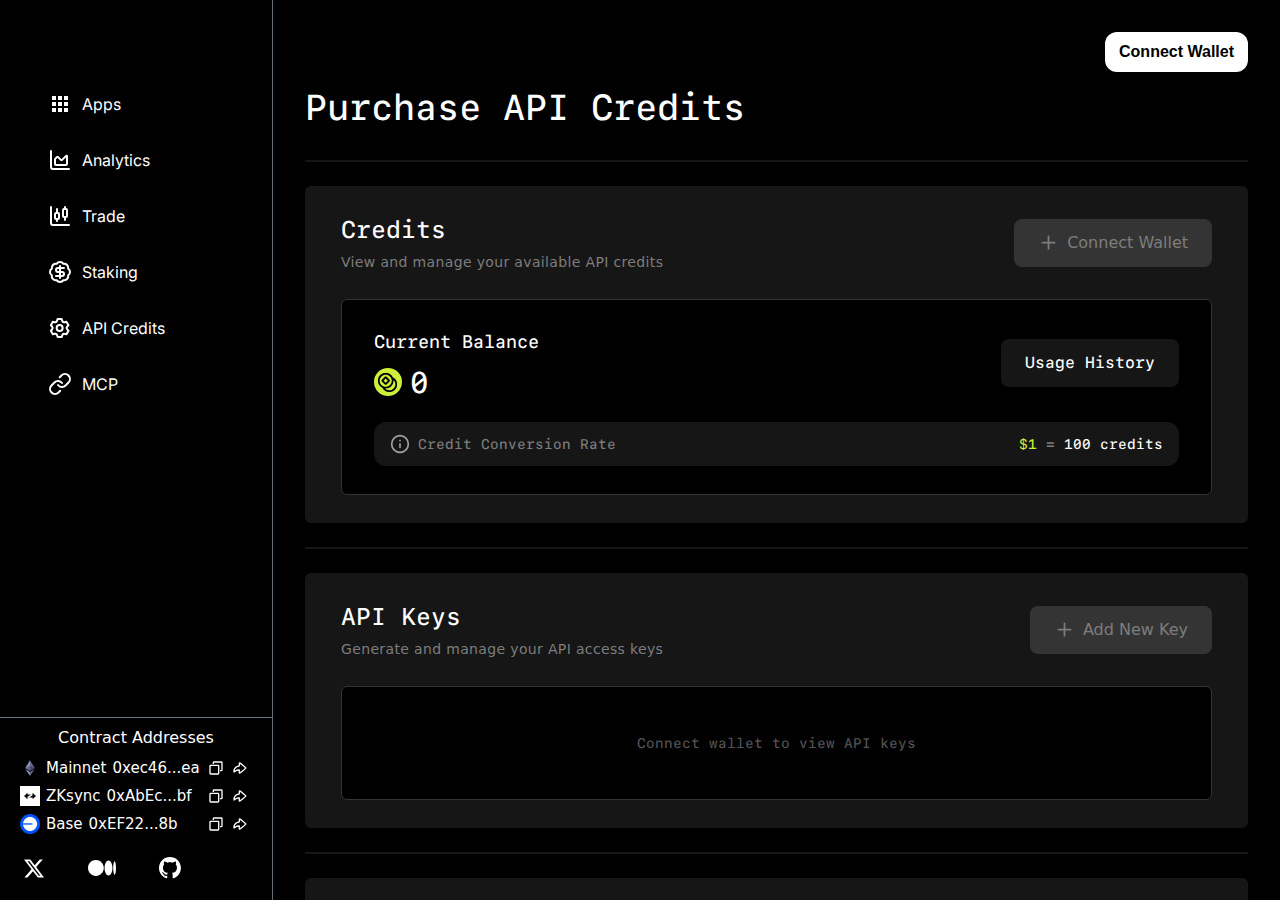
<file: credits/index.html>
<!DOCTYPE html>
<html lang="en">
  <head>
    <meta charset="utf-8" />
    <meta name="viewport" content="width=device-width, initial-scale=1" />
    <link
      rel="stylesheet"
      href="/_next/static/css/54aba80f031d2d15.css"
      data-precedence="next"
    />
    <link
      rel="stylesheet"
      href="/_next/static/css/b30489573339f853.css"
      data-precedence="next"
    />
    <link
      rel="stylesheet"
      href="/_next/static/css/5a2606c0506eff87.css"
      data-precedence="next"
    />
    <link
      rel="preload"
      as="script"
      fetchPriority="low"
      href="/_next/static/chunks/webpack-cd8e8c9b74a13b8c.js"
    />
    <script
      src="/_next/static/chunks/7cd46624-e588b331461a16f4.js"
      async=""
    ></script>
    <script
      src="/_next/static/chunks/34034-6019c9fe2432a747.js"
      async=""
    ></script>
    <script
      src="/_next/static/chunks/main-app-ca0b34f89ef5eda0.js"
      async=""
    ></script>
    <script
      src="/_next/static/chunks/00571774-b639a9e6a45fc68e.js"
      async=""
    ></script>
    <script
      src="/_next/static/chunks/071ff31d-a0418a7d59b96a7a.js"
      async=""
    ></script>
    <script
      src="/_next/static/chunks/f923c8e2-aaab41f7feefbad0.js"
      async=""
    ></script>
    <script
      src="/_next/static/chunks/20049-22a9261de24641d7.js"
      async=""
    ></script>
    <script
      src="/_next/static/chunks/88212-a302e2436230a5d2.js"
      async=""
    ></script>
    <script
      src="/_next/static/chunks/17714-20ca9cca28852899.js"
      async=""
    ></script>
    <script
      src="/_next/static/chunks/65221-eeb657dc11d65143.js"
      async=""
    ></script>
    <script
      src="/_next/static/chunks/15741-b27ecbd37cb03e73.js"
      async=""
    ></script>
    <script
      src="/_next/static/chunks/7408-ada59d362d5d468e.js"
      async=""
    ></script>
    <script
      src="/_next/static/chunks/57743-d4aedce71a1a72e5.js"
      async=""
    ></script>
    <script
      src="/_next/static/chunks/79873-32883edb4c741e48.js"
      async=""
    ></script>
    <script
      src="/_next/static/chunks/15038-8e65518156e78db7.js"
      async=""
    ></script>
    <script
      src="/_next/static/chunks/71180-b372738fb185090b.js"
      async=""
    ></script>
    <script
      src="/_next/static/chunks/36881-290f08650691f2cb.js"
      async=""
    ></script>
    <script
      src="/_next/static/chunks/app/credits/page-d5904b72c75567f8.js"
      async=""
    ></script>
    <script
      src="/_next/static/chunks/90600-2bcd9bdfd25b6b86.js"
      async=""
    ></script>
    <script
      src="/_next/static/chunks/78658-a87e45ec3eeebeeb.js"
      async=""
    ></script>
    <script
      src="/_next/static/chunks/43829-4858267aca45a430.js"
      async=""
    ></script>
    <script
      src="/_next/static/chunks/51848-a03ca73646396e4e.js"
      async=""
    ></script>
    <script
      src="/_next/static/chunks/71736-1bbf171a24cab235.js"
      async=""
    ></script>
    <script
      src="/_next/static/chunks/98365-9c4c56fbe3f48303.js"
      async=""
    ></script>
    <script
      src="/_next/static/chunks/app/credits/layout-8af216561aadade0.js"
      async=""
    ></script>
    <script
      src="/_next/static/chunks/app/layout-111297dddfbdd375.js"
      async=""
    ></script>
    <link
      rel="preload"
      href="https://www.googletagmanager.com/gtag/js?id=G-ZBT81YRRRC"
      as="script"
    />
    <link rel="icon" type="image/x-icon" href="/favicon.ico" />
    <link rel="manifest" href="/site.webmanifest" />
    <link rel="preconnect" href="https://fonts.googleapis.com" />
    <link
      rel="preconnect"
      href="https://fonts.gstatic.com"
      crossorigin="anonymous"
    />
    <title>Insight AI</title>
    <meta
      name="description"
      content="Full-stack AI infrastructure for building onchain agents. Heurist offers serverless AI APIs, MCP/A2A-compatible agent marketplace, ZK Layer 2 blockchahin payment rails, and Web3-native AI solutions."
    />
    <meta property="og:title" content="Insight AI" />
    <meta
      property="og:description"
      content="Full-stack AI infrastructure for building onchain agents. Heurist offers serverless AI APIs, MCP/A2A-compatible agent marketplace, ZK Layer 2 blockchahin payment rails, and Web3-native AI solutions."
    />
    <meta property="og:url" content="https://www.heurist.ai/" />
    <meta
      property="og:image"
      content="https://www.heurist.ai/twitter_banner.png"
    />
    <meta property="og:image:width" content="1200" />
    <meta property="og:image:height" content="628" />
    <meta property="og:image:content_type" content="image/png" />
    <meta property="og:image:title" content="Insight AI" />
    <meta property="og:image:file_name" content="Insight AI og.png" />
    <meta property="og:type" content="website" />
    <meta name="twitter:card" content="summary_large_image" />
    <meta name="twitter:title" content="Insight AI" />
    <meta
      name="twitter:description"
      content="Full-stack AI infrastructure for building onchain agents. Heurist offers serverless AI APIs, MCP/A2A-compatible agent marketplace, ZK Layer 2 blockchahin payment rails, and Web3-native AI solutions."
    />
    <meta
      name="twitter:image"
      content="https://www.heurist.ai/twitter_banner.png"
    />
    <meta name="twitter:image:width" content="1200" />
    <meta name="twitter:image:height" content="628" />
    <meta name="twitter:image:content_type" content="image/png" />
    <meta name="twitter:image:title" content="Insight AI" />
    <meta name="twitter:image:file_name" content="Insight AI og.png" />
    <link
      href="https://fonts.googleapis.com/css2?family=Inter:ital,opsz,wght@0,14..32,100..900;1,14..32,100..900&amp;family=Playfair+Display:ital,wght@0,400..900;1,400..900&amp;display=swap"
      rel="stylesheet"
    />
    <script
      src="/_next/static/chunks/polyfills-42372ed130431b0a.js"
      nomodule=""
    ></script>
  </head>
  <body>
    <div data-rk="">
      <style>
        [data-rk] {
          --rk-blurs-modalOverlay: blur(0px);
          --rk-fonts-body: SFRounded, ui-rounded, "SF Pro Rounded",
            -apple-system, BlinkMacSystemFont, "Segoe UI", Roboto, Helvetica,
            Arial, sans-serif, "Apple Color Emoji", "Segoe UI Emoji",
            "Segoe UI Symbol";
          --rk-radii-actionButton: 9999px;
          --rk-radii-connectButton: 12px;
          --rk-radii-menuButton: 12px;
          --rk-radii-modal: 24px;
          --rk-radii-modalMobile: 28px;
          --rk-colors-accentColor: #fff;
          --rk-colors-accentColorForeground: #000;
          --rk-colors-actionButtonBorder: rgba(255, 255, 255, 0.04);
          --rk-colors-actionButtonBorderMobile: rgba(255, 255, 255, 0.08);
          --rk-colors-actionButtonSecondaryBackground: rgba(
            255,
            255,
            255,
            0.08
          );
          --rk-colors-closeButton: rgba(224, 232, 255, 0.6);
          --rk-colors-closeButtonBackground: rgba(255, 255, 255, 0.08);
          --rk-colors-connectButtonBackground: #1a1b1f;
          --rk-colors-connectButtonBackgroundError: #ff494a;
          --rk-colors-connectButtonInnerBackground: linear-gradient(
            0deg,
            rgba(255, 255, 255, 0.075),
            rgba(255, 255, 255, 0.15)
          );
          --rk-colors-connectButtonText: #fff;
          --rk-colors-connectButtonTextError: #fff;
          --rk-colors-connectionIndicator: #30e000;
          --rk-colors-downloadBottomCardBackground: linear-gradient(
              126deg,
              rgba(0, 0, 0, 0) 9.49%,
              rgba(120, 120, 120, 0.2) 71.04%
            ),
            #1a1b1f;
          --rk-colors-downloadTopCardBackground: linear-gradient(
              126deg,
              rgba(120, 120, 120, 0.2) 9.49%,
              rgba(0, 0, 0, 0) 71.04%
            ),
            #1a1b1f;
          --rk-colors-error: #ff494a;
          --rk-colors-generalBorder: rgba(255, 255, 255, 0.08);
          --rk-colors-generalBorderDim: rgba(255, 255, 255, 0.04);
          --rk-colors-menuItemBackground: rgba(224, 232, 255, 0.1);
          --rk-colors-modalBackdrop: rgba(0, 0, 0, 0.5);
          --rk-colors-modalBackground: #1a1b1f;
          --rk-colors-modalBorder: rgba(255, 255, 255, 0.08);
          --rk-colors-modalText: #fff;
          --rk-colors-modalTextDim: rgba(224, 232, 255, 0.3);
          --rk-colors-modalTextSecondary: rgba(255, 255, 255, 0.6);
          --rk-colors-profileAction: rgba(224, 232, 255, 0.1);
          --rk-colors-profileActionHover: rgba(224, 232, 255, 0.2);
          --rk-colors-profileForeground: rgba(224, 232, 255, 0.05);
          --rk-colors-selectedOptionBorder: rgba(224, 232, 255, 0.1);
          --rk-colors-standby: #ffd641;
          --rk-shadows-connectButton: 0px 4px 12px rgba(0, 0, 0, 0.1);
          --rk-shadows-dialog: 0px 8px 32px rgba(0, 0, 0, 0.32);
          --rk-shadows-profileDetailsAction: 0px 2px 6px rgba(37, 41, 46, 0.04);
          --rk-shadows-selectedOption: 0px 2px 6px rgba(0, 0, 0, 0.24);
          --rk-shadows-selectedWallet: 0px 2px 6px rgba(0, 0, 0, 0.24);
          --rk-shadows-walletLogo: 0px 2px 16px rgba(0, 0, 0, 0.16);
        }
      </style>
    </div>
    <div
      style="
        position: fixed;
        z-index: 9999;
        top: 16px;
        left: 16px;
        right: 20px;
        bottom: 25px;
        pointer-events: none;
      "
      class=""
    ></div>
    <script
      src="/_next/static/chunks/webpack-cd8e8c9b74a13b8c.js"
      async=""
    ></script>
    <script>
      (self.__next_f = self.__next_f || []).push([0]);
      self.__next_f.push([2, null]);
    </script>
    <script>
      self.__next_f.push([
        1,
        '1:HL["/_next/static/css/54aba80f031d2d15.css","style"]\n2:HL["/_next/static/css/b30489573339f853.css","style"]\n3:HL["/_next/static/css/5a2606c0506eff87.css","style"]\n',
      ]);
    </script>
    <script>
      self.__next_f.push([
        1,
        '4:I[57698,[],""]\n6:I[87602,[],"ClientPageRoot"]\n7:I[88559,["33076","static/chunks/00571774-b639a9e6a45fc68e.js","60750","static/chunks/071ff31d-a0418a7d59b96a7a.js","6545","static/chunks/f923c8e2-aaab41f7feefbad0.js","20049","static/chunks/20049-22a9261de24641d7.js","88212","static/chunks/88212-a302e2436230a5d2.js","17714","static/chunks/17714-20ca9cca28852899.js","65221","static/chunks/65221-eeb657dc11d65143.js","15741","static/chunks/15741-b27ecbd37cb03e73.js","7408","static/chunks/7408-ada59d362d5d468e.js","57743","static/chunks/57743-d4aedce71a1a72e5.js","79873","static/chunks/79873-32883edb4c741e48.js","15038","static/chunks/15038-8e65518156e78db7.js","71180","static/chunks/71180-b372738fb185090b.js","36881","static/chunks/36881-290f08650691f2cb.js","30932","static/chunks/app/credits/page-d5904b72c75567f8.js"],"default",1]\n8:I[61849,["33076","static/chunks/00571774-b639a9e6a45fc68e.js","20049","static/chunks/20049-22a9261de24641d7.js","90600","static/chunks/90600-2bcd9bdfd25b6b86.js","88212","static/chunks/88212-a302e2436230a5d2.js","65221","static/chunks/65221-eeb657dc11d65143.js","15741","static/chunks/15741-b27ecbd37cb03e73.js","7408","static/chunks/7408-ada59d362d5d468e.js","78658","static/chunks/78658-a87e45ec3eeebeeb.js","43829","static/chunks/43829-4858267aca45a430.js","51848","static/chunks/51848-a03ca73646396e4e.js","71736","static/chunks/71736-1bbf171a24cab235.js","98365","static/chunks/98365-9c4c56fbe3f48303.js","92559","static/chunks/app/credits/layout-8af216561aadade0.js"],"CreditsProvider"]\n9:I[98365,["33076","static/chunks/00571774-b639a9e6a45fc68e.js","20049","static/chunks/20049-22a9261de24641d7.js","90600","static/chunks/90600-2bcd9bdfd25b6b86.js","88212","static/chunks/88212-a302e2436230a5d2.js","65221","static/chunks/65221-eeb657dc11d65143.js","15741","static/chunks/15741-b27ecbd37cb03e73.js","7408","static/chunks/7408-ada59d362d5d468e.js","78658","static/chunks/78658-a87e45ec3eeebeeb.js","43829","static/chunks/43829-4858267aca45a430.js","51848","static/chunks/51848-a03ca73646396e4e.js","',
      ]);
    </script>
    <script>
      self.__next_f.push([
        1,
        '71736","static/chunks/71736-1bbf171a24cab235.js","98365","static/chunks/98365-9c4c56fbe3f48303.js","92559","static/chunks/app/credits/layout-8af216561aadade0.js"],"default"]\na:I[20384,[],""]\nb:I[71465,[],""]\nc:I[58705,["17714","static/chunks/17714-20ca9cca28852899.js","63185","static/chunks/app/layout-111297dddfbdd375.js"],""]\nd:I[52513,["17714","static/chunks/17714-20ca9cca28852899.js","63185","static/chunks/app/layout-111297dddfbdd375.js"],"CommonProvider"]\ne:I[17714,["17714","static/chunks/17714-20ca9cca28852899.js","63185","static/chunks/app/layout-111297dddfbdd375.js"],"Toaster"]\n10:I[1815,[],""]\n11:[]\n',
      ]);
    </script>
    <script>
      self.__next_f.push([
        1,
        '0:["$","$L4",null,{"buildId":"GYSU4IDn9hSQO8senRUPv","assetPrefix":"","urlParts":["","credits"],"initialTree":["",{"children":["credits",{"children":["__PAGE__",{}]}]},"$undefined","$undefined",true],"initialSeedData":["",{"children":["credits",{"children":["__PAGE__",{},[["$L5",["$","$L6",null,{"props":{"params":{},"searchParams":{}},"Component":"$7"}],null],null],null]},[[[["$","link","0",{"rel":"stylesheet","href":"/_next/static/css/b30489573339f853.css","precedence":"next","crossOrigin":"$undefined"}],["$","link","1",{"rel":"stylesheet","href":"/_next/static/css/5a2606c0506eff87.css","precedence":"next","crossOrigin":"$undefined"}]],["$","$L8",null,{"children":["$","$L9",null,{"children":["$","$La",null,{"parallelRouterKey":"children","segmentPath":["children","credits","children"],"error":"$undefined","errorStyles":"$undefined","errorScripts":"$undefined","template":["$","$Lb",null,{}],"templateStyles":"$undefined","templateScripts":"$undefined","notFound":"$undefined","notFoundStyles":"$undefined"}]}]}]],null],null]},[[[["$","link","0",{"rel":"stylesheet","href":"/_next/static/css/54aba80f031d2d15.css","precedence":"next","crossOrigin":"$undefined"}]],["$","html",null,{"lang":"en","children":[["$","head",null,{"children":[["$","link",null,{"rel":"icon","type":"image/x-icon","href":"/favicon.ico"}],["$","link",null,{"rel":"manifest","href":"/site.webmanifest"}],["$","link",null,{"rel":"preconnect","href":"https://fonts.googleapis.com"}],["$","link",null,{"rel":"preconnect","href":"https://fonts.gstatic.com","crossOrigin":"anonymous"}],["$","link",null,{"href":"https://fonts.googleapis.com/css2?family=Inter:ital,opsz,wght@0,14..32,100..900;1,14..32,100..900\u0026family=Playfair+Display:ital,wght@0,400..900;1,400..900\u0026display=swap","rel":"stylesheet"}],["$","$Lc",null,{"strategy":"afterInteractive","src":"https://www.googletagmanager.com/gtag/js?id=G-ZBT81YRRRC"}],["$","$Lc",null,{"id":"gtag-init","strategy":"afterInteractive","dangerouslySetInnerHTML":{"__html":"\\n              window.dataLayer = window.dataLayer || [];\\n              function gtag(){dataLayer.push(arguments);}\\n              gtag(\'js\', new Date());\\n              gtag(\'config\', \'G-ZBT81YRRRC\', {\\n                page_path: window.location.pathname,\\n              });\\n            "}}]]}],["$","body",null,{"children":[["$","$Ld",null,{"children":["$","$La",null,{"parallelRouterKey":"children","segmentPath":["children"],"error":"$undefined","errorStyles":"$undefined","errorScripts":"$undefined","template":["$","$Lb",null,{}],"templateStyles":"$undefined","templateScripts":"$undefined","notFound":[["$","title",null,{"children":"404: This page could not be found."}],["$","div",null,{"style":{"fontFamily":"system-ui,\\"Segoe UI\\",Roboto,Helvetica,Arial,sans-serif,\\"Apple Color Emoji\\",\\"Segoe UI Emoji\\"","height":"100vh","textAlign":"center","display":"flex","flexDirection":"column","alignItems":"center","justifyContent":"center"},"children":["$","div",null,{"children":[["$","style",null,{"dangerouslySetInnerHTML":{"__html":"body{color:#000;background:#fff;margin:0}.next-error-h1{border-right:1px solid rgba(0,0,0,.3)}@media (prefers-color-scheme:dark){body{color:#fff;background:#000}.next-error-h1{border-right:1px solid rgba(255,255,255,.3)}}"}}],["$","h1",null,{"className":"next-error-h1","style":{"display":"inline-block","margin":"0 20px 0 0","padding":"0 23px 0 0","fontSize":24,"fontWeight":500,"verticalAlign":"top","lineHeight":"49px"},"children":"404"}],["$","div",null,{"style":{"display":"inline-block"},"children":["$","h2",null,{"style":{"fontSize":14,"fontWeight":400,"lineHeight":"49px","margin":0},"children":"This page could not be found."}]}]]}]}]],"notFoundStyles":[]}]}],["$","$Le",null,{"position":"bottom-right","reverseOrder":false,"gutter":8,"containerClassName":"","containerStyle":{"bottom":"25px","right":"20px"},"toastOptions":{"duration":4000,"style":{"background":"rgba(20, 20, 20, 0.2)","color":"#fff","fontSize":"15px","fontFamily":"Inter, -apple-system, BlinkMacSystemFont, \\"Segoe UI\\", Roboto, sans-serif","fontWeight":"400","padding":"16px 20px","borderRadius":"12px","backdropFilter":"blur(5px) saturate(180%)","WebkitBackdropFilter":"blur(5px) saturate(180%)","border":"1px solid rgba(255, 255, 255, 0.1)","borderTop":"1px solid rgba(255, 255, 255, 0.2)","borderLeft":"1px solid rgba(255, 255, 255, 0.2)","boxShadow":"\\n                0 8px 32px 0 rgba(0, 0, 0, 0.3),\\n                0 2px 16px 0 rgba(0, 0, 0, 0.2),\\n                inset 0 1px 0 rgba(255, 255, 255, 0.1)\\n              ","maxWidth":"420px","userSelect":"none"},"success":{"duration":4000,"style":{"background":"rgba(20, 20, 20, 0.2)","color":"#fff","backdropFilter":"blur(5px) saturate(200%)","WebkitBackdropFilter":"blur(5px) saturate(200%)","border":"1px solid rgba(255, 255, 255, 0.1)","borderTop":"1px solid rgba(255, 255, 255, 0.2)","borderLeft":"1px solid rgba(255, 255, 255, 0.2)","boxShadow":"\\n                  0 8px 32px 0 rgba(0, 0, 0, 0.3),\\n                  0 2px 16px 0 rgba(0, 0, 0, 0.2),\\n                  inset 0 1px 0 rgba(255, 255, 255, 0.1)\\n                "},"iconTheme":{"primary":"#cdf138","secondary":"#000"}},"error":{"duration":4000,"style":{"background":"rgba(20, 20, 20, 0.2)","color":"#fff","backdropFilter":"blur(5px) saturate(180%)","WebkitBackdropFilter":"blur(5px) saturate(180%)","border":"1px solid rgba(255, 255, 255, 0.1)","borderTop":"1px solid rgba(255, 255, 255, 0.2)","borderLeft":"1px solid rgba(255, 255, 255, 0.2)","boxShadow":"\\n                  0 8px 32px 0 rgba(0, 0, 0, 0.3),\\n                  0 2px 16px 0 rgba(0, 0, 0, 0.2),\\n                  inset 0 1px 0 rgba(255, 255, 255, 0.1)\\n                "},"iconTheme":{"primary":"#cdf138","secondary":"rgba(0, 0, 0, 1)"}}}}]]}]]}]],null],null],"couldBeIntercepted":false,"initialHead":[null,"$Lf"],"globalErrorComponent":"$10","missingSlots":"$W11"}]\n',
      ]);
    </script>
    <script>
      self.__next_f.push([
        1,
        'f:[["$","meta","0",{"name":"viewport","content":"width=device-width, initial-scale=1"}],["$","meta","1",{"charSet":"utf-8"}],["$","title","2",{"children":"Insight AI"}],["$","meta","3",{"name":"description","content":"Full-stack AI infrastructure for building onchain agents. Heurist offers serverless AI APIs, MCP/A2A-compatible agent marketplace, ZK Layer 2 blockchahin payment rails, and Web3-native AI solutions."}],["$","meta","4",{"property":"og:title","content":"Insight AI"}],["$","meta","5",{"property":"og:description","content":"Full-stack AI infrastructure for building onchain agents. Heurist offers serverless AI APIs, MCP/A2A-compatible agent marketplace, ZK Layer 2 blockchahin payment rails, and Web3-native AI solutions."}],["$","meta","6",{"property":"og:url","content":"https://www.heurist.ai/"}],["$","meta","7",{"property":"og:image","content":"https://www.heurist.ai/twitter_banner.png"}],["$","meta","8",{"property":"og:image:width","content":"1200"}],["$","meta","9",{"property":"og:image:height","content":"628"}],["$","meta","10",{"property":"og:image:content_type","content":"image/png"}],["$","meta","11",{"property":"og:image:title","content":"Insight AI"}],["$","meta","12",{"property":"og:image:file_name","content":"Insight AI og.png"}],["$","meta","13",{"property":"og:type","content":"website"}],["$","meta","14",{"name":"twitter:card","content":"summary_large_image"}],["$","meta","15",{"name":"twitter:title","content":"Insight AI"}],["$","meta","16",{"name":"twitter:description","content":"Full-stack AI infrastructure for building onchain agents. Heurist offers serverless AI APIs, MCP/A2A-compatible agent marketplace, ZK Layer 2 blockchahin payment rails, and Web3-native AI solutions."}],["$","meta","17",{"name":"twitter:image","content":"https://www.heurist.ai/twitter_banner.png"}],["$","meta","18",{"name":"twitter:image:width","content":"1200"}],["$","meta","19",{"name":"twitter:image:height","content":"628"}],["$","meta","20",{"name":"twitter:image:content_type","content":"image/png"}],["$","meta","21",{"name":"twitter:image:title","content":"Insight AI"}],["$","meta","22",{"name":"twitter:image:file_name","content":"Insight AI og.png"}]]\n',
      ]);
    </script>
    <script>
      self.__next_f.push([1, "5:null\n"]);
    </script>
  </body>
</html>
</file>
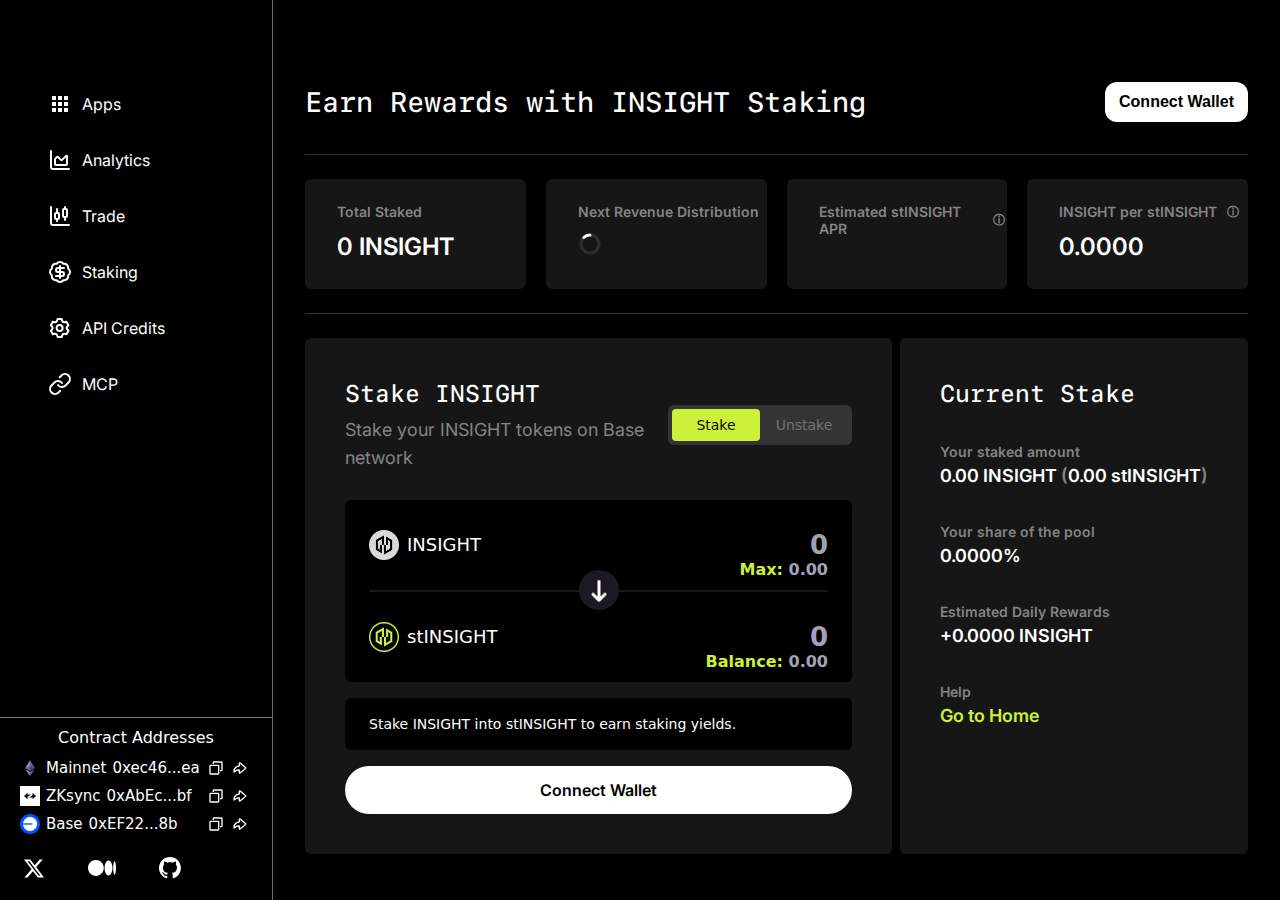
<file: stake/index.html>
<!DOCTYPE html>
<html lang="en">
  <head>
    <meta charset="utf-8" />
    <meta name="viewport" content="width=device-width, initial-scale=1" />
    <link
      rel="stylesheet"
      href="/_next/static/css/54aba80f031d2d15.css"
      data-precedence="next"
    />
    <link
      rel="stylesheet"
      href="/_next/static/css/b30489573339f853.css"
      data-precedence="next"
    />
    <link
      rel="stylesheet"
      href="/_next/static/css/5a2606c0506eff87.css"
      data-precedence="next"
    />
    <link
      rel="preload"
      as="script"
      fetchPriority="low"
      href="/_next/static/chunks/webpack-cd8e8c9b74a13b8c.js"
    />
    <script
      src="/_next/static/chunks/7cd46624-e588b331461a16f4.js"
      async=""
    ></script>
    <script
      src="/_next/static/chunks/34034-6019c9fe2432a747.js"
      async=""
    ></script>
    <script
      src="/_next/static/chunks/main-app-ca0b34f89ef5eda0.js"
      async=""
    ></script>
    <script
      src="/_next/static/chunks/00571774-b639a9e6a45fc68e.js"
      async=""
    ></script>
    <script
      src="/_next/static/chunks/20049-22a9261de24641d7.js"
      async=""
    ></script>
    <script
      src="/_next/static/chunks/88212-a302e2436230a5d2.js"
      async=""
    ></script>
    <script
      src="/_next/static/chunks/65221-eeb657dc11d65143.js"
      async=""
    ></script>
    <script
      src="/_next/static/chunks/15741-b27ecbd37cb03e73.js"
      async=""
    ></script>
    <script
      src="/_next/static/chunks/7408-ada59d362d5d468e.js"
      async=""
    ></script>
    <script
      src="/_next/static/chunks/78658-a87e45ec3eeebeeb.js"
      async=""
    ></script>
    <script
      src="/_next/static/chunks/43829-4858267aca45a430.js"
      async=""
    ></script>
    <script
      src="/_next/static/chunks/51848-a03ca73646396e4e.js"
      async=""
    ></script>
    <script
      src="/_next/static/chunks/79873-32883edb4c741e48.js"
      async=""
    ></script>
    <script
      src="/_next/static/chunks/37710-b1a8c0a834964fe9.js"
      async=""
    ></script>
    <script
      src="/_next/static/chunks/13541-4798ae196ce8517c.js"
      async=""
    ></script>
    <script
      src="/_next/static/chunks/app/stake/page-c99b8e0935cfd910.js"
      async=""
    ></script>
    <script
      src="/_next/static/chunks/90600-2bcd9bdfd25b6b86.js"
      async=""
    ></script>
    <script
      src="/_next/static/chunks/71736-1bbf171a24cab235.js"
      async=""
    ></script>
    <script
      src="/_next/static/chunks/98365-9c4c56fbe3f48303.js"
      async=""
    ></script>
    <script
      src="/_next/static/chunks/app/stake/layout-6a787d294444d71b.js"
      async=""
    ></script>
    <script
      src="/_next/static/chunks/17714-20ca9cca28852899.js"
      async=""
    ></script>
    <script
      src="/_next/static/chunks/app/layout-111297dddfbdd375.js"
      async=""
    ></script>
    <link
      rel="preload"
      href="https://www.googletagmanager.com/gtag/js?id=G-ZBT81YRRRC"
      as="script"
    />
    <link rel="icon" type="image/x-icon" href="/favicon.ico" />
    <link rel="manifest" href="/site.webmanifest" />
    <link rel="preconnect" href="https://fonts.googleapis.com" />
    <link
      rel="preconnect"
      href="https://fonts.gstatic.com"
      crossorigin="anonymous"
    />
    <title>Heurist AI</title>
    <meta
      name="description"
      content="Full-stack AI infrastructure for building onchain agents. Heurist offers serverless AI APIs, MCP/A2A-compatible agent marketplace, ZK Layer 2 blockchahin payment rails, and Web3-native AI solutions."
    />
    <meta property="og:title" content="Heurist AI" />
    <meta
      property="og:description"
      content="Full-stack AI infrastructure for building onchain agents. Heurist offers serverless AI APIs, MCP/A2A-compatible agent marketplace, ZK Layer 2 blockchahin payment rails, and Web3-native AI solutions."
    />
    <meta property="og:url" content="https://www.heurist.ai/" />
    <meta
      property="og:image"
      content="https://www.heurist.ai/twitter_banner.png"
    />
    <meta property="og:image:width" content="1200" />
    <meta property="og:image:height" content="628" />
    <meta property="og:image:content_type" content="image/png" />
    <meta property="og:image:title" content="Heurist AI" />
    <meta property="og:image:file_name" content="Heurist AI og.png" />
    <meta property="og:type" content="website" />
    <meta name="twitter:card" content="summary_large_image" />
    <meta name="twitter:title" content="Heurist AI" />
    <meta
      name="twitter:description"
      content="Full-stack AI infrastructure for building onchain agents. Heurist offers serverless AI APIs, MCP/A2A-compatible agent marketplace, ZK Layer 2 blockchahin payment rails, and Web3-native AI solutions."
    />
    <meta
      name="twitter:image"
      content="https://www.heurist.ai/twitter_banner.png"
    />
    <meta name="twitter:image:width" content="1200" />
    <meta name="twitter:image:height" content="628" />
    <meta name="twitter:image:content_type" content="image/png" />
    <meta name="twitter:image:title" content="Heurist AI" />
    <meta name="twitter:image:file_name" content="Heurist AI og.png" />
    <link
      href="https://fonts.googleapis.com/css2?family=Inter:ital,opsz,wght@0,14..32,100..900;1,14..32,100..900&amp;family=Playfair+Display:ital,wght@0,400..900;1,400..900&amp;display=swap"
      rel="stylesheet"
    />
    <script
      src="/_next/static/chunks/polyfills-42372ed130431b0a.js"
      nomodule=""
    ></script>
  </head>
  <body>
    <div>
      <div class="flex bg-black">
        <div class="LeftMenu_root___gTQb">
          <div class="logo">
            <a href="/"
              ><svg
                xmlns="http://www.w3.org/2000/svg"
                width="145"
                height="41"
                fill="none"
              >
                <path
                  fill="#fff"
                  d="M134.418 15.769h10.328v2.67h-10.328zm3.521-3.932h3.286v18.545h-3.286zM119.583 25.57h3.023q.234 1.115 1.203 1.819.968.675 2.611.675 1.056 0 1.643-.235.617-.235.851-.646.264-.411.264-.939 0-.646-.381-.997-.353-.352-1.056-.587a12 12 0 0 0-1.761-.411 38 38 0 0 1-2.142-.587 10 10 0 0 1-1.907-.792 4.1 4.1 0 0 1-1.35-1.233q-.47-.762-.47-1.848 0-.998.441-1.79a4.1 4.1 0 0 1 1.291-1.38q.821-.556 1.936-.85a8.7 8.7 0 0 1 2.436-.323q1.907 0 3.169.616 1.29.616 1.936 1.732.675 1.115.675 2.552h-2.875q-.235-1.174-.91-1.701-.675-.53-2.025-.529-1.349 0-2.054.47t-.704 1.29q0 .617.44.999.47.352 1.321.616a28 28 0 0 0 1.995.528q1.056.294 1.995.616.94.294 1.673.763.762.44 1.203 1.174.44.733.44 1.819 0 1.35-.734 2.318-.704.968-2.054 1.497-1.349.498-3.257.498-1.672 0-2.904-.381-1.204-.381-2.025-.998-.792-.615-1.233-1.32a5.2 5.2 0 0 1-.616-1.35q-.147-.645-.088-1.086M116.65 9.578v3.14h-3.902v-3.14zm-3.609 6.191h3.287v14.613h-3.287zM101.833 15.769h3.257v14.613h-3.257zm8.538 2.787q-1.584 0-2.729.675-1.115.675-1.79 1.644-.674.968-.938 1.878l-.03-1.644q.03-.323.206-.968.175-.675.528-1.467a7.3 7.3 0 0 1 .997-1.526 5.1 5.1 0 0 1 1.556-1.232q.939-.47 2.2-.47zM98.235 30.382h-3.257V15.769h3.257zm-3.081-6.955.03.94q-.06.38-.265 1.144a8 8 0 0 1-.616 1.672 7.5 7.5 0 0 1-1.115 1.702 5.5 5.5 0 0 1-1.702 1.32q-1.027.5-2.494.5a8.2 8.2 0 0 1-2.142-.294 5.5 5.5 0 0 1-1.937-.91q-.85-.645-1.379-1.76-.528-1.116-.528-2.817v-9.155h3.257v8.539q0 1.379.44 2.17.47.764 1.291 1.087.822.322 1.907.322 1.556 0 2.641-.704a5.6 5.6 0 0 0 1.732-1.731q.675-1.057.88-2.025M76.874 25.57h3.14a5.6 5.6 0 0 1-1.174 2.67q-.91 1.144-2.495 1.819-1.584.645-3.785.645-2.495 0-4.46-.91-1.966-.938-3.08-2.64-1.116-1.702-1.116-4.05 0-2.318 1.086-4.049 1.085-1.731 2.993-2.67 1.935-.939 4.46-.939 2.61 0 4.343.94 1.76.908 2.611 2.757.85 1.82.704 4.607H67.22q.147 1.233.792 2.23.675.969 1.82 1.526 1.143.528 2.67.528 1.701 0 2.846-.675 1.173-.674 1.526-1.79m-4.52-7.483q-1.995 0-3.286.998-1.29.968-1.672 2.494h9.419q-.118-1.644-1.32-2.553-1.205-.939-3.14-.939M43.743 19.437H57.71v2.846H43.743zm13.498-8.07h3.316v19.014H57.24zm-16.461 0h3.345v19.014H40.78z"
                ></path>
                <g fill="#fff" clip-path="url(#Logo_svg__a)">
                  <path
                    d="M17.497 0v20.21h-4.374V7.58l-4.374 2.523-2.343 1.358-2.032 1.168v15.162l2.032 1.169 2.343 1.358V20.21h4.374v17.684l-.311-.18-4.058-2.347h-.005l-3.512-2.032-.863-.495L0 30.318V10.103L4.374 7.58l.863-.495 3.512-2.032h.005l4.058-2.348.311-.18h.005zM35 10.103v20.215l-4.374 2.522-.863.495-3.512 2.032h-.005l-4.058 2.348-.311.178h-.005l-4.375 2.527V20.21h4.38v12.63l4.374-2.522 2.343-1.358 2.032-1.17V12.63l-2.032-1.17-2.343-1.358V20.21h-4.374V2.527l.311.179 4.058 2.348h.005l3.512 2.032.863.495z"
                  ></path>
                </g>
                <defs>
                  <clipPath id="Logo_svg__a">
                    <path fill="#fff" d="M0 0h35.026v40.466H0z"></path>
                  </clipPath>
                </defs></svg
            ></a>
          </div>
          <ul class="menu-ul">
            <li class=" ">
              <a target="_self" href="/apps"
                ><svg
                  xmlns="http://www.w3.org/2000/svg"
                  width="24"
                  height="24"
                  fill="none"
                >
                  <path
                    fill="#fff"
                    d="M4 8h4V4H4zm6 12h4v-4h-4zm-6 0h4v-4H4zm0-6h4v-4H4zm6 0h4v-4h-4zm6-10v4h4V4zm-6 4h4V4h-4zm6 6h4v-4h-4zm0 6h4v-4h-4z"
                  ></path>
                </svg>
                <p>Apps</p></a
              >
            </li>
            <li class=" ">
              <a target="_self" href="/analytics"
                ><svg
                  xmlns="http://www.w3.org/2000/svg"
                  width="24"
                  height="24"
                  viewBox="0 0 24 24"
                  fill="none"
                  stroke="currentColor"
                  stroke-width="2"
                  stroke-linecap="round"
                  stroke-linejoin="round"
                  class="lucide lucide-chart-area"
                >
                  <path d="M3 3v16a2 2 0 0 0 2 2h16"></path>
                  <path
                    d="M7 11.207a.5.5 0 0 1 .146-.353l2-2a.5.5 0 0 1 .708 0l3.292 3.292a.5.5 0 0 0 .708 0l4.292-4.292a.5.5 0 0 1 .854.353V16a1 1 0 0 1-1 1H8a1 1 0 0 1-1-1z"
                  ></path>
                </svg>
                <p>Analytics</p></a
              >
            </li>
            <li class=" ">
              <a target="_self" href="/trade"
                ><svg
                  xmlns="http://www.w3.org/2000/svg"
                  width="24"
                  height="24"
                  viewBox="0 0 24 24"
                  fill="none"
                  stroke="currentColor"
                  stroke-width="2"
                  stroke-linecap="round"
                  stroke-linejoin="round"
                  class="lucide lucide-chart-candlestick"
                >
                  <path d="M9 5v4"></path>
                  <rect width="4" height="6" x="7" y="9" rx="1"></rect>
                  <path d="M9 15v2"></path>
                  <path d="M17 3v2"></path>
                  <rect width="4" height="8" x="15" y="5" rx="1"></rect>
                  <path d="M17 13v3"></path>
                  <path d="M3 3v16a2 2 0 0 0 2 2h16"></path>
                </svg>
                <p>Trade</p></a
              >
            </li>
            <li class="active bg-[#cdf138] text-black">
              <a target="_self" href="/stake"
                ><svg
                  xmlns="http://www.w3.org/2000/svg"
                  width="24"
                  height="24"
                  viewBox="0 0 24 24"
                  fill="none"
                  stroke="currentColor"
                  stroke-width="2"
                  stroke-linecap="round"
                  stroke-linejoin="round"
                  class="lucide lucide-badge-dollar-sign"
                >
                  <path
                    d="M3.85 8.62a4 4 0 0 1 4.78-4.77 4 4 0 0 1 6.74 0 4 4 0 0 1 4.78 4.78 4 4 0 0 1 0 6.74 4 4 0 0 1-4.77 4.78 4 4 0 0 1-6.75 0 4 4 0 0 1-4.78-4.77 4 4 0 0 1 0-6.76Z"
                  ></path>
                  <path d="M16 8h-6a2 2 0 1 0 0 4h4a2 2 0 1 1 0 4H8"></path>
                  <path d="M12 18V6"></path>
                </svg>
                <p>Staking</p></a
              >
            </li>
            <li class=" ">
              <a target="_self" href="/credits"
                ><svg
                  xmlns="http://www.w3.org/2000/svg"
                  width="24"
                  height="24"
                  fill="none"
                >
                  <path
                    fill="#fff"
                    d="M19.9 12.66a1 1 0 0 1 0-1.32l1.28-1.44a1 1 0 0 0 .12-1.17l-2-3.46a1 1 0 0 0-1.07-.48l-1.88.38a1 1 0 0 1-1.15-.66l-.61-1.83a1 1 0 0 0-.95-.68h-4a1 1 0 0 0-1 .68l-.56 1.83a1 1 0 0 1-1.15.66L5 4.79a1 1 0 0 0-1 .48L2 8.73a1 1 0 0 0 .1 1.17l1.27 1.44a1 1 0 0 1 0 1.32L2.1 14.1a1 1 0 0 0-.1 1.17l2 3.46a1 1 0 0 0 1.07.48l1.88-.38a1 1 0 0 1 1.15.66l.61 1.83a1 1 0 0 0 1 .68h4a1 1 0 0 0 .95-.68l.61-1.83a1 1 0 0 1 1.15-.66l1.88.38a1 1 0 0 0 1.07-.48l2-3.46a1 1 0 0 0-.12-1.17ZM18.41 14l.8.9-1.28 2.22-1.18-.24a3 3 0 0 0-3.45 2L12.92 20h-2.56L10 18.86a3 3 0 0 0-3.45-2l-1.18.24-1.3-2.21.8-.9a3 3 0 0 0 0-4l-.8-.9 1.28-2.2 1.18.24a3 3 0 0 0 3.45-2L10.36 4h2.56l.38 1.14a3 3 0 0 0 3.45 2l1.18-.24 1.28 2.22-.8.9a3 3 0 0 0 0 3.98m-6.77-6a4 4 0 1 0 4 4 4 4 0 0 0-4-4m0 6a2 2 0 1 1 2-2 2 2 0 0 1-2 2"
                  ></path>
                </svg>
                <p>API Credits</p></a
              >
            </li>
            <li class=" ">
              <a target="_blank" href="https://etherscan.io/token/0xTBA"
                ><svg
                  xmlns="http://www.w3.org/2000/svg"
                  width="24"
                  height="24"
                  fill="none"
                  stroke="currentColor"
                  stroke-linecap="round"
                  stroke-linejoin="round"
                  stroke-width="2"
                >
                  <path
                    d="M10 13a5 5 0 0 0 7.54.54l3-3a5 5 0 0 0-7.07-7.07l-1.72 1.71"
                  ></path>
                  <path
                    d="M14 11a5 5 0 0 0-7.54-.54l-3 3a5 5 0 0 0 7.07 7.07l1.71-1.71"
                  ></path>
                </svg>
                <p>MCP</p></a
              >
            </li>
          </ul>
          <div class="bottom">
            <div class="" style="border-top: 1px solid #697680">
              <div class="py-2 text-white">
                <div class="text-center text-base font-medium">
                  Contract Addresses
                </div>
                <div
                  class="mb-1 mt-1.5 flex items-center justify-center gap-1 px-5"
                >
                  <div class="mx-0.5 text-[15px]">Mainnet</div>
                  <div class="flex-1 text-[15px]">0xec46...ea</div>
                  <div class="flex">
                    <div
                      class="flex h-6 w-6 cursor-pointer items-center justify-center rounded-md transition-colors hover:text-white/90"
                    >
                      <svg
                        xmlns="http://www.w3.org/2000/svg"
                        width="1em"
                        height="1em"
                        viewBox="0 0 24 24"
                      >
                        <g fill="none" fill-rule="evenodd">
                          <path
                            d="m12.593 23.258l-.011.002l-.071.035l-.02.004l-.014-.004l-.071-.035q-.016-.005-.024.005l-.004.01l-.017.428l.005.02l.01.013l.104.074l.015.004l.012-.004l.104-.074l.012-.016l.004-.017l-.017-.427q-.004-.016-.017-.018m.265-.113l-.013.002l-.185.093l-.01.01l-.003.011l.018.43l.005.012l.008.007l.201.093q.019.005.029-.008l.004-.014l-.034-.614q-.005-.018-.02-.022m-.715.002a.02.02 0 0 0-.027.006l-.006.014l-.034.614q.001.018.017.024l.015-.002l.201-.093l.01-.008l.004-.011l.017-.43l-.003-.012l-.01-.01z"
                          ></path>
                          <path
                            fill="currentColor"
                            d="M9 2a2 2 0 0 0-2 2v2h2V4h11v11h-2v2h2a2 2 0 0 0 2-2V4a2 2 0 0 0-2-2zM4 7a2 2 0 0 0-2 2v11a2 2 0 0 0 2 2h11a2 2 0 0 0 2-2V9a2 2 0 0 0-2-2zm0 2h11v11H4z"
                          ></path>
                        </g>
                      </svg>
                    </div>
                    <a
                      target="_blank"
                      class="flex h-6 w-6 cursor-pointer items-center justify-center rounded-md transition-colors hover:text-white/80"
                      href="https://etherscan.io/token/0xec463D00aa4dA76fb112cD2e4AC1C6BeF02da6ea"
                      ><svg
                        xmlns="http://www.w3.org/2000/svg"
                        width="1em"
                        height="1em"
                        viewBox="0 0 24 24"
                      >
                        <g fill="none">
                          <path
                            d="m12.593 23.258l-.011.002l-.071.035l-.02.004l-.014-.004l-.071-.035q-.016-.005-.024.005l-.004.01l-.017.428l.005.02l.01.013l.104.074l.015.004l.012-.004l.104-.074l.012-.016l.004-.017l-.017-.427q-.004-.016-.017-.018m.265-.113l-.013.002l-.185.093l-.01.01l-.003.011l.018.43l.005.012l.008.007l.201.093q.019.005.029-.008l.004-.014l-.034-.614q-.005-.018-.02-.022m-.715.002a.02.02 0 0 0-.027.006l-.006.014l-.034.614q.001.018.017.024l.015-.002l.201-.093l.01-.008l.004-.011l.017-.43l-.003-.012l-.01-.01z"
                          ></path>
                          <path
                            fill="currentColor"
                            d="M10.114 4.491c.076-.795.906-1.45 1.743-.972c1.74 1.019 3.382 2.18 4.97 3.421c1.96 1.548 3.533 3.007 4.647 4.172c.483.507.438 1.308-.024 1.792a42 42 0 0 1-3.495 3.228c-1.938 1.587-3.945 3.125-6.13 4.358c-.741.418-1.544-.06-1.687-.801l-.017-.113l-.227-3.574c-1.816.038-3.574.662-4.98 1.823l-.265.222l-.128.104l-.247.192l-.12.088l-.23.16a5 5 0 0 1-.218.135l-.206.111C2.534 19.314 2 18.892 2 17c0-4.404 3.245-8.323 7.632-8.917l.259-.031zm1.909 1.474l-.192 3.472a.5.5 0 0 1-.447.47l-1.361.142c-3.065.366-5.497 2.762-5.948 5.894a9.95 9.95 0 0 1 5.135-1.912l.397-.023l1.704-.036a.5.5 0 0 1 .51.472l.197 3.596c1.603-1.021 3.131-2.196 4.664-3.45a44 44 0 0 0 2.857-2.595l-.258-.256l-.556-.533a48 48 0 0 0-3.134-2.693a46 46 0 0 0-3.568-2.548"
                          ></path>
                        </g></svg
                    ></a>
                  </div>
                </div>
                <div class="mb-1 flex items-center justify-center gap-1 px-5">
                  <div class="mx-0.5 text-[15px]">ZKsync</div>
                  <div class="flex-1 text-[15px]">0xAbEc...bf</div>
                  <div class="flex">
                    <div
                      class="flex h-6 w-6 cursor-pointer items-center justify-center rounded-md transition-colors hover:text-white/90"
                    >
                      <svg
                        xmlns="http://www.w3.org/2000/svg"
                        width="1em"
                        height="1em"
                        viewBox="0 0 24 24"
                      >
                        <g fill="none" fill-rule="evenodd">
                          <path
                            d="m12.593 23.258l-.011.002l-.071.035l-.02.004l-.014-.004l-.071-.035q-.016-.005-.024.005l-.004.01l-.017.428l.005.02l.01.013l.104.074l.015.004l.012-.004l.104-.074l.012-.016l.004-.017l-.017-.427q-.004-.016-.017-.018m.265-.113l-.013.002l-.185.093l-.01.01l-.003.011l.018.43l.005.012l.008.007l.201.093q.019.005.029-.008l.004-.014l-.034-.614q-.005-.018-.02-.022m-.715.002a.02.02 0 0 0-.027.006l-.006.014l-.034.614q.001.018.017.024l.015-.002l.201-.093l.01-.008l.004-.011l.017-.43l-.003-.012l-.01-.01z"
                          ></path>
                          <path
                            fill="currentColor"
                            d="M9 2a2 2 0 0 0-2 2v2h2V4h11v11h-2v2h2a2 2 0 0 0 2-2V4a2 2 0 0 0-2-2zM4 7a2 2 0 0 0-2 2v11a2 2 0 0 0 2 2h11a2 2 0 0 0 2-2V9a2 2 0 0 0-2-2zm0 2h11v11H4z"
                          ></path>
                        </g>
                      </svg>
                    </div>
                    <a
                      target="_blank"
                      class="flex h-6 w-6 cursor-pointer items-center justify-center rounded-md transition-colors hover:text-white/80"
                      href="https://era.zksync.network/address/0xAbEc5eCBe08b6c02F5c9A2fF82696e1E7dB6f9bf"
                      ><svg
                        xmlns="http://www.w3.org/2000/svg"
                        width="1em"
                        height="1em"
                        viewBox="0 0 24 24"
                      >
                        <g fill="none">
                          <path
                            d="m12.593 23.258l-.011.002l-.071.035l-.02.004l-.014-.004l-.071-.035q-.016-.005-.024.005l-.004.01l-.017.428l.005.02l.01.013l.104.074l.015.004l.012-.004l.104-.074l.012-.016l.004-.017l-.017-.427q-.004-.016-.017-.018m.265-.113l-.013.002l-.185.093l-.01.01l-.003.011l.018.43l.005.012l.008.007l.201.093q.019.005.029-.008l.004-.014l-.034-.614q-.005-.018-.02-.022m-.715.002a.02.02 0 0 0-.027.006l-.006.014l-.034.614q.001.018.017.024l.015-.002l.201-.093l.01-.008l.004-.011l.017-.43l-.003-.012l-.01-.01z"
                          ></path>
                          <path
                            fill="currentColor"
                            d="M10.114 4.491c.076-.795.906-1.45 1.743-.972c1.74 1.019 3.382 2.18 4.97 3.421c1.96 1.548 3.533 3.007 4.647 4.172c.483.507.438 1.308-.024 1.792a42 42 0 0 1-3.495 3.228c-1.938 1.587-3.945 3.125-6.13 4.358c-.741.418-1.544-.06-1.687-.801l-.017-.113l-.227-3.574c-1.816.038-3.574.662-4.98 1.823l-.265.222l-.128.104l-.247.192l-.12.088l-.23.16a5 5 0 0 1-.218.135l-.206.111C2.534 19.314 2 18.892 2 17c0-4.404 3.245-8.323 7.632-8.917l.259-.031zm1.909 1.474l-.192 3.472a.5.5 0 0 1-.447.47l-1.361.142c-3.065.366-5.497 2.762-5.948 5.894a9.95 9.95 0 0 1 5.135-1.912l.397-.023l1.704-.036a.5.5 0 0 1 .51.472l.197 3.596c1.603-1.021 3.131-2.196 4.664-3.45a44 44 0 0 0 2.857-2.595l-.258-.256l-.556-.533a48 48 0 0 0-3.134-2.693a46 46 0 0 0-3.568-2.548"
                          ></path>
                        </g></svg
                    ></a>
                  </div>
                </div>
                <div class="flex items-center justify-center gap-1 px-5">
                  <div class="mx-0.5 text-[15px]">Base</div>
                  <div class="flex-1 text-[15px]">0xEF22...8b</div>
                  <div class="flex">
                    <div
                      class="flex h-6 w-6 cursor-pointer items-center justify-center rounded-md transition-colors hover:text-white/90"
                    >
                      <svg
                        xmlns="http://www.w3.org/2000/svg"
                        width="1em"
                        height="1em"
                        viewBox="0 0 24 24"
                      >
                        <g fill="none" fill-rule="evenodd">
                          <path
                            d="m12.593 23.258l-.011.002l-.071.035l-.02.004l-.014-.004l-.071-.035q-.016-.005-.024.005l-.004.01l-.017.428l.005.02l.01.013l.104.074l.015.004l.012-.004l.104-.074l.012-.016l.004-.017l-.017-.427q-.004-.016-.017-.018m.265-.113l-.013.002l-.185.093l-.01.01l-.003.011l.018.43l.005.012l.008.007l.201.093q.019.005.029-.008l.004-.014l-.034-.614q-.005-.018-.02-.022m-.715.002a.02.02 0 0 0-.027.006l-.006.014l-.034.614q.001.018.017.024l.015-.002l.201-.093l.01-.008l.004-.011l.017-.43l-.003-.012l-.01-.01z"
                          ></path>
                          <path
                            fill="currentColor"
                            d="M9 2a2 2 0 0 0-2 2v2h2V4h11v11h-2v2h2a2 2 0 0 0 2-2V4a2 2 0 0 0-2-2zM4 7a2 2 0 0 0-2 2v11a2 2 0 0 0 2 2h11a2 2 0 0 0 2-2V9a2 2 0 0 0-2-2zm0 2h11v11H4z"
                          ></path>
                        </g>
                      </svg>
                    </div>
                    <a
                      target="_blank"
                      class="flex h-6 w-6 cursor-pointer items-center justify-center rounded-md transition-colors hover:text-white/80"
                      href="https://basescan.org/address/0xEF22cb48B8483dF6152e1423b19dF5553BbD818b"
                      ><svg
                        xmlns="http://www.w3.org/2000/svg"
                        width="1em"
                        height="1em"
                        viewBox="0 0 24 24"
                      >
                        <g fill="none">
                          <path
                            d="m12.593 23.258l-.011.002l-.071.035l-.02.004l-.014-.004l-.071-.035q-.016-.005-.024.005l-.004.01l-.017.428l.005.02l.01.013l.104.074l.015.004l.012-.004l.104-.074l.012-.016l.004-.017l-.017-.427q-.004-.016-.017-.018m.265-.113l-.013.002l-.185.093l-.01.01l-.003.011l.018.43l.005.012l.008.007l.201.093q.019.005.029-.008l.004-.014l-.034-.614q-.005-.018-.02-.022m-.715.002a.02.02 0 0 0-.027.006l-.006.014l-.034.614q.001.018.017.024l.015-.002l.201-.093l.01-.008l.004-.011l.017-.43l-.003-.012l-.01-.01z"
                          ></path>
                          <path
                            fill="currentColor"
                            d="M10.114 4.491c.076-.795.906-1.45 1.743-.972c1.74 1.019 3.382 2.18 4.97 3.421c1.96 1.548 3.533 3.007 4.647 4.172c.483.507.438 1.308-.024 1.792a42 42 0 0 1-3.495 3.228c-1.938 1.587-3.945 3.125-6.13 4.358c-.741.418-1.544-.06-1.687-.801l-.017-.113l-.227-3.574c-1.816.038-3.574.662-4.98 1.823l-.265.222l-.128.104l-.247.192l-.12.088l-.23.16a5 5 0 0 1-.218.135l-.206.111C2.534 19.314 2 18.892 2 17c0-4.404 3.245-8.323 7.632-8.917l.259-.031zm1.909 1.474l-.192 3.472a.5.5 0 0 1-.447.47l-1.361.142c-3.065.366-5.497 2.762-5.948 5.894a9.95 9.95 0 0 1 5.135-1.912l.397-.023l1.704-.036a.5.5 0 0 1 .51.472l.197 3.596c1.603-1.021 3.131-2.196 4.664-3.45a44 44 0 0 0 2.857-2.595l-.258-.256l-.556-.533a48 48 0 0 0-3.134-2.693a46 46 0 0 0-3.568-2.548"
                          ></path>
                        </g></svg
                    ></a>
                  </div>
                </div>
              </div>
              <div class="-mt-2 grid h-16 grid-cols-4 items-center">
                <a
                  class="flex h-full items-center justify-center"
                  target="_blank"
                  href="https://discord.gg/heuristai"
                  ><svg
                    xmlns="http://www.w3.org/2000/svg"
                    width="24"
                    height="20"
                    fill="none"
                  >
                    <path
                      fill="#fff"
                      d="M20.33 2.228A19.6 19.6 0 0 0 15.38.672c-.213.385-.463.904-.634 1.317a18.2 18.2 0 0 0-5.488 0A14 14 0 0 0 8.615.672c-1.738.3-3.401.83-4.955 1.56C.527 6.967-.323 11.585.102 16.137a19.8 19.8 0 0 0 6.073 3.111c.488-.673.925-1.388 1.3-2.142a13 13 0 0 1-2.048-.997q.258-.191.502-.397c3.95 1.847 8.24 1.847 12.142 0q.247.206.502.398c-.65.39-1.337.726-2.052.998.376.752.81 1.47 1.3 2.142a19.8 19.8 0 0 0 6.077-3.113c.498-5.277-.851-9.853-3.568-13.91M8.013 13.337c-1.185 0-2.157-1.107-2.157-2.454s.951-2.457 2.157-2.457 2.179 1.107 2.158 2.457c.002 1.347-.952 2.454-2.158 2.454m7.974 0c-1.186 0-2.158-1.107-2.158-2.454s.951-2.457 2.158-2.457 2.178 1.107 2.157 2.457c0 1.347-.951 2.454-2.157 2.454"
                    ></path></svg></a
                ><a
                  class="flex h-full items-center justify-center"
                  target="_blank"
                  href="https://twitter.com/heurist_ai"
                  ><svg
                    xmlns="http://www.w3.org/2000/svg"
                    width="20"
                    height="25"
                    viewBox="0.254 0.25 500 451.954"
                  >
                    <path
                      fill="#fff"
                      d="M394.033.25h76.67L303.202 191.693l197.052 260.511h-154.29L225.118 294.205 86.844 452.204H10.127l179.16-204.77L.254.25H158.46l109.234 144.417zm-26.908 406.063h42.483L135.377 43.73h-45.59z"
                    ></path></svg></a
                ><a
                  class="flex h-full items-center justify-center"
                  target="_blank"
                  href="https://heuristai.medium.com"
                  ><svg
                    xmlns="http://www.w3.org/2000/svg"
                    width="28"
                    fill="#fff"
                    preserveAspectRatio="xMidYMid"
                    viewBox="0 0 256 145.39"
                  >
                    <path
                      d="M72.2 0c39.877 0 72.2 32.549 72.2 72.696 0 40.148-32.326 72.694-72.2 72.694-39.872 0-72.2-32.546-72.2-72.694C0 32.55 32.325 0 72.2 0m115.3 4.258c19.938 0 36.101 30.638 36.101 68.438h.003c0 37.791-16.163 68.438-36.1 68.438s-36.101-30.647-36.101-68.438c0-37.79 16.16-68.438 36.098-68.438zm55.803 7.129c7.011 0 12.697 27.449 12.697 61.31 0 33.85-5.684 61.31-12.697 61.31s-12.694-27.452-12.694-61.31 5.684-61.31 12.694-61.31"
                    ></path></svg></a
                ><a
                  class="flex h-full items-center justify-center"
                  target="_blank"
                  href="https://github.com/heurist-network"
                  ><svg
                    xmlns="http://www.w3.org/2000/svg"
                    width="22"
                    height="22"
                    preserveAspectRatio="xMinYMin meet"
                    viewBox="0 0 256 249"
                  >
                    <g fill="#fff">
                      <path
                        d="M127.505 0C57.095 0 0 57.085 0 127.505c0 56.336 36.534 104.13 87.196 120.99 6.372 1.18 8.712-2.766 8.712-6.134 0-3.04-.119-13.085-.173-23.739-35.473 7.713-42.958-15.044-42.958-15.044-5.8-14.738-14.157-18.656-14.157-18.656-11.568-7.914.872-7.752.872-7.752 12.804.9 19.546 13.14 19.546 13.14 11.372 19.493 29.828 13.857 37.104 10.6 1.144-8.242 4.449-13.866 8.095-17.05-28.32-3.225-58.092-14.158-58.092-63.014 0-13.92 4.981-25.295 13.138-34.224-1.324-3.212-5.688-16.18 1.235-33.743 0 0 10.707-3.427 35.073 13.07 10.17-2.826 21.078-4.242 31.914-4.29 10.836.048 21.752 1.464 31.942 4.29 24.337-16.497 35.029-13.07 35.029-13.07 6.94 17.563 2.574 30.531 1.25 33.743 8.175 8.929 13.122 20.303 13.122 34.224 0 48.972-29.828 59.756-58.22 62.912 4.573 3.957 8.648 11.717 8.648 23.612 0 17.06-.148 30.791-.148 34.991 0 3.393 2.295 7.369 8.759 6.117 50.634-16.879 87.122-64.656 87.122-120.973C255.009 57.085 197.922 0 127.505 0"
                      ></path>
                      <path
                        d="M47.755 181.634c-.28.633-1.278.823-2.185.389-.925-.416-1.445-1.28-1.145-1.916.275-.652 1.273-.834 2.196-.396.927.415 1.455 1.287 1.134 1.923m6.272 5.596c-.608.564-1.797.302-2.604-.589-.834-.889-.99-2.077-.373-2.65.627-.563 1.78-.3 2.616.59.834.899.996 2.08.36 2.65m4.304 7.159c-.782.543-2.06.034-2.849-1.1-.781-1.133-.781-2.493.017-3.038.792-.545 2.05-.055 2.85 1.07.78 1.153.78 2.513-.019 3.069m7.277 8.292c-.699.77-2.187.564-3.277-.488-1.114-1.028-1.425-2.487-.724-3.258.707-.772 2.204-.555 3.302.488 1.107 1.026 1.445 2.496.7 3.258m9.403 2.8c-.307.998-1.741 1.452-3.185 1.028-1.442-.437-2.386-1.607-2.095-2.616.3-1.005 1.74-1.478 3.195-1.024 1.44.435 2.386 1.596 2.086 2.612m10.703 1.187c.036 1.052-1.189 1.924-2.705 1.943-1.525.033-2.758-.818-2.774-1.852 0-1.062 1.197-1.926 2.721-1.951 1.516-.03 2.758.815 2.758 1.86m10.514-.403c.182 1.026-.872 2.08-2.377 2.36-1.48.27-2.85-.363-3.039-1.38-.184-1.052.89-2.105 2.367-2.378 1.508-.262 2.857.355 3.049 1.398"
                      ></path>
                    </g></svg
                ></a>
              </div>
            </div>
          </div>
        </div>
        <main class="h-screen flex-1 overflow-y-auto">
          <div class="bg-black">
            <div data-rk="">
              <style>
                [data-rk] {
                  --rk-blurs-modalOverlay: blur(0px);
                  --rk-fonts-body: SFRounded, ui-rounded, "SF Pro Rounded",
                    -apple-system, BlinkMacSystemFont, "Segoe UI", Roboto,
                    Helvetica, Arial, sans-serif, "Apple Color Emoji",
                    "Segoe UI Emoji", "Segoe UI Symbol";
                  --rk-radii-actionButton: 9999px;
                  --rk-radii-connectButton: 12px;
                  --rk-radii-menuButton: 12px;
                  --rk-radii-modal: 24px;
                  --rk-radii-modalMobile: 28px;
                  --rk-colors-accentColor: #fff;
                  --rk-colors-accentColorForeground: #000;
                  --rk-colors-actionButtonBorder: rgba(255, 255, 255, 0.04);
                  --rk-colors-actionButtonBorderMobile: rgba(
                    255,
                    255,
                    255,
                    0.08
                  );
                  --rk-colors-actionButtonSecondaryBackground: rgba(
                    255,
                    255,
                    255,
                    0.08
                  );
                  --rk-colors-closeButton: rgba(224, 232, 255, 0.6);
                  --rk-colors-closeButtonBackground: rgba(255, 255, 255, 0.08);
                  --rk-colors-connectButtonBackground: #1a1b1f;
                  --rk-colors-connectButtonBackgroundError: #ff494a;
                  --rk-colors-connectButtonInnerBackground: linear-gradient(
                    0deg,
                    rgba(255, 255, 255, 0.075),
                    rgba(255, 255, 255, 0.15)
                  );
                  --rk-colors-connectButtonText: #fff;
                  --rk-colors-connectButtonTextError: #fff;
                  --rk-colors-connectionIndicator: #30e000;
                  --rk-colors-downloadBottomCardBackground: linear-gradient(
                      126deg,
                      rgba(0, 0, 0, 0) 9.49%,
                      rgba(120, 120, 120, 0.2) 71.04%
                    ),
                    #1a1b1f;
                  --rk-colors-downloadTopCardBackground: linear-gradient(
                      126deg,
                      rgba(120, 120, 120, 0.2) 9.49%,
                      rgba(0, 0, 0, 0) 71.04%
                    ),
                    #1a1b1f;
                  --rk-colors-error: #ff494a;
                  --rk-colors-generalBorder: rgba(255, 255, 255, 0.08);
                  --rk-colors-generalBorderDim: rgba(255, 255, 255, 0.04);
                  --rk-colors-menuItemBackground: rgba(224, 232, 255, 0.1);
                  --rk-colors-modalBackdrop: rgba(0, 0, 0, 0.5);
                  --rk-colors-modalBackground: #1a1b1f;
                  --rk-colors-modalBorder: rgba(255, 255, 255, 0.08);
                  --rk-colors-modalText: #fff;
                  --rk-colors-modalTextDim: rgba(224, 232, 255, 0.3);
                  --rk-colors-modalTextSecondary: rgba(255, 255, 255, 0.6);
                  --rk-colors-profileAction: rgba(224, 232, 255, 0.1);
                  --rk-colors-profileActionHover: rgba(224, 232, 255, 0.2);
                  --rk-colors-profileForeground: rgba(224, 232, 255, 0.05);
                  --rk-colors-selectedOptionBorder: rgba(224, 232, 255, 0.1);
                  --rk-colors-standby: #ffd641;
                  --rk-shadows-connectButton: 0px 4px 12px rgba(0, 0, 0, 0.1);
                  --rk-shadows-dialog: 0px 8px 32px rgba(0, 0, 0, 0.32);
                  --rk-shadows-profileDetailsAction: 0px 2px 6px
                    rgba(37, 41, 46, 0.04);
                  --rk-shadows-selectedOption: 0px 2px 6px rgba(0, 0, 0, 0.24);
                  --rk-shadows-selectedWallet: 0px 2px 6px rgba(0, 0, 0, 0.24);
                  --rk-shadows-walletLogo: 0px 2px 16px rgba(0, 0, 0, 0.16);
                }
              </style>
            </div>
          </div>
        </main>
      </div>
    </div>
    <div
      style="
        position: fixed;
        z-index: 9999;
        top: 16px;
        left: 16px;
        right: 20px;
        bottom: 25px;
        pointer-events: none;
      "
      class=""
    ></div>
    <script
      src="/_next/static/chunks/webpack-cd8e8c9b74a13b8c.js"
      async=""
    ></script>
    <script>
      (self.__next_f = self.__next_f || []).push([0]);
      self.__next_f.push([2, null]);
    </script>
    <script>
      self.__next_f.push([
        1,
        '1:HL["/_next/static/css/54aba80f031d2d15.css","style"]\n2:HL["/_next/static/css/b30489573339f853.css","style"]\n3:HL["/_next/static/css/5a2606c0506eff87.css","style"]\n',
      ]);
    </script>
    <script>
      self.__next_f.push([
        1,
        '4:I[57698,[],""]\n6:I[87602,[],"ClientPageRoot"]\n7:I[95878,["33076","static/chunks/00571774-b639a9e6a45fc68e.js","20049","static/chunks/20049-22a9261de24641d7.js","88212","static/chunks/88212-a302e2436230a5d2.js","65221","static/chunks/65221-eeb657dc11d65143.js","15741","static/chunks/15741-b27ecbd37cb03e73.js","7408","static/chunks/7408-ada59d362d5d468e.js","78658","static/chunks/78658-a87e45ec3eeebeeb.js","43829","static/chunks/43829-4858267aca45a430.js","51848","static/chunks/51848-a03ca73646396e4e.js","79873","static/chunks/79873-32883edb4c741e48.js","37710","static/chunks/37710-b1a8c0a834964fe9.js","13541","static/chunks/13541-4798ae196ce8517c.js","79831","static/chunks/app/stake/page-c99b8e0935cfd910.js"],"default",1]\n8:I[98365,["20049","static/chunks/20049-22a9261de24641d7.js","90600","static/chunks/90600-2bcd9bdfd25b6b86.js","88212","static/chunks/88212-a302e2436230a5d2.js","65221","static/chunks/65221-eeb657dc11d65143.js","71736","static/chunks/71736-1bbf171a24cab235.js","98365","static/chunks/98365-9c4c56fbe3f48303.js","21705","static/chunks/app/stake/layout-6a787d294444d71b.js"],"default"]\n9:I[20384,[],""]\na:I[71465,[],""]\nb:I[58705,["17714","static/chunks/17714-20ca9cca28852899.js","63185","static/chunks/app/layout-111297dddfbdd375.js"],""]\nc:I[52513,["17714","static/chunks/17714-20ca9cca28852899.js","63185","static/chunks/app/layout-111297dddfbdd375.js"],"CommonProvider"]\nd:I[17714,["17714","static/chunks/17714-20ca9cca28852899.js","63185","static/chunks/app/layout-111297dddfbdd375.js"],"Toaster"]\nf:I[1815,[],""]\n10:[]\n',
      ]);
    </script>
    <script>
      self.__next_f.push([
        1,
        '0:["$","$L4",null,{"buildId":"GYSU4IDn9hSQO8senRUPv","assetPrefix":"","urlParts":["","stake"],"initialTree":["",{"children":["stake",{"children":["__PAGE__",{}]}]},"$undefined","$undefined",true],"initialSeedData":["",{"children":["stake",{"children":["__PAGE__",{},[["$L5",["$","$L6",null,{"props":{"params":{},"searchParams":{}},"Component":"$7"}],null],null],null]},[[[["$","link","0",{"rel":"stylesheet","href":"/_next/static/css/b30489573339f853.css","precedence":"next","crossOrigin":"$undefined"}],["$","link","1",{"rel":"stylesheet","href":"/_next/static/css/5a2606c0506eff87.css","precedence":"next","crossOrigin":"$undefined"}]],["$","$L8",null,{"children":["$","$L9",null,{"parallelRouterKey":"children","segmentPath":["children","stake","children"],"error":"$undefined","errorStyles":"$undefined","errorScripts":"$undefined","template":["$","$La",null,{}],"templateStyles":"$undefined","templateScripts":"$undefined","notFound":"$undefined","notFoundStyles":"$undefined"}]}]],null],null]},[[[["$","link","0",{"rel":"stylesheet","href":"/_next/static/css/54aba80f031d2d15.css","precedence":"next","crossOrigin":"$undefined"}]],["$","html",null,{"lang":"en","children":[["$","head",null,{"children":[["$","link",null,{"rel":"icon","type":"image/x-icon","href":"/favicon.ico"}],["$","link",null,{"rel":"manifest","href":"/site.webmanifest"}],["$","link",null,{"rel":"preconnect","href":"https://fonts.googleapis.com"}],["$","link",null,{"rel":"preconnect","href":"https://fonts.gstatic.com","crossOrigin":"anonymous"}],["$","link",null,{"href":"https://fonts.googleapis.com/css2?family=Inter:ital,opsz,wght@0,14..32,100..900;1,14..32,100..900\u0026family=Playfair+Display:ital,wght@0,400..900;1,400..900\u0026display=swap","rel":"stylesheet"}],["$","$Lb",null,{"strategy":"afterInteractive","src":"https://www.googletagmanager.com/gtag/js?id=G-ZBT81YRRRC"}],["$","$Lb",null,{"id":"gtag-init","strategy":"afterInteractive","dangerouslySetInnerHTML":{"__html":"\\n              window.dataLayer = window.dataLayer || [];\\n              function gtag(){dataLayer.push(arguments);}\\n              gtag(\'js\', new Date());\\n              gtag(\'config\', \'G-ZBT81YRRRC\', {\\n                page_path: window.location.pathname,\\n              });\\n            "}}]]}],["$","body",null,{"children":[["$","$Lc",null,{"children":["$","$L9",null,{"parallelRouterKey":"children","segmentPath":["children"],"error":"$undefined","errorStyles":"$undefined","errorScripts":"$undefined","template":["$","$La",null,{}],"templateStyles":"$undefined","templateScripts":"$undefined","notFound":[["$","title",null,{"children":"404: This page could not be found."}],["$","div",null,{"style":{"fontFamily":"system-ui,\\"Segoe UI\\",Roboto,Helvetica,Arial,sans-serif,\\"Apple Color Emoji\\",\\"Segoe UI Emoji\\"","height":"100vh","textAlign":"center","display":"flex","flexDirection":"column","alignItems":"center","justifyContent":"center"},"children":["$","div",null,{"children":[["$","style",null,{"dangerouslySetInnerHTML":{"__html":"body{color:#000;background:#fff;margin:0}.next-error-h1{border-right:1px solid rgba(0,0,0,.3)}@media (prefers-color-scheme:dark){body{color:#fff;background:#000}.next-error-h1{border-right:1px solid rgba(255,255,255,.3)}}"}}],["$","h1",null,{"className":"next-error-h1","style":{"display":"inline-block","margin":"0 20px 0 0","padding":"0 23px 0 0","fontSize":24,"fontWeight":500,"verticalAlign":"top","lineHeight":"49px"},"children":"404"}],["$","div",null,{"style":{"display":"inline-block"},"children":["$","h2",null,{"style":{"fontSize":14,"fontWeight":400,"lineHeight":"49px","margin":0},"children":"This page could not be found."}]}]]}]}]],"notFoundStyles":[]}]}],["$","$Ld",null,{"position":"bottom-right","reverseOrder":false,"gutter":8,"containerClassName":"","containerStyle":{"bottom":"25px","right":"20px"},"toastOptions":{"duration":4000,"style":{"background":"rgba(20, 20, 20, 0.2)","color":"#fff","fontSize":"15px","fontFamily":"Inter, -apple-system, BlinkMacSystemFont, \\"Segoe UI\\", Roboto, sans-serif","fontWeight":"400","padding":"16px 20px","borderRadius":"12px","backdropFilter":"blur(5px) saturate(180%)","WebkitBackdropFilter":"blur(5px) saturate(180%)","border":"1px solid rgba(255, 255, 255, 0.1)","borderTop":"1px solid rgba(255, 255, 255, 0.2)","borderLeft":"1px solid rgba(255, 255, 255, 0.2)","boxShadow":"\\n                0 8px 32px 0 rgba(0, 0, 0, 0.3),\\n                0 2px 16px 0 rgba(0, 0, 0, 0.2),\\n                inset 0 1px 0 rgba(255, 255, 255, 0.1)\\n              ","maxWidth":"420px","userSelect":"none"},"success":{"duration":4000,"style":{"background":"rgba(20, 20, 20, 0.2)","color":"#fff","backdropFilter":"blur(5px) saturate(200%)","WebkitBackdropFilter":"blur(5px) saturate(200%)","border":"1px solid rgba(255, 255, 255, 0.1)","borderTop":"1px solid rgba(255, 255, 255, 0.2)","borderLeft":"1px solid rgba(255, 255, 255, 0.2)","boxShadow":"\\n                  0 8px 32px 0 rgba(0, 0, 0, 0.3),\\n                  0 2px 16px 0 rgba(0, 0, 0, 0.2),\\n                  inset 0 1px 0 rgba(255, 255, 255, 0.1)\\n                "},"iconTheme":{"primary":"#cdf138","secondary":"#000"}},"error":{"duration":4000,"style":{"background":"rgba(20, 20, 20, 0.2)","color":"#fff","backdropFilter":"blur(5px) saturate(180%)","WebkitBackdropFilter":"blur(5px) saturate(180%)","border":"1px solid rgba(255, 255, 255, 0.1)","borderTop":"1px solid rgba(255, 255, 255, 0.2)","borderLeft":"1px solid rgba(255, 255, 255, 0.2)","boxShadow":"\\n                  0 8px 32px 0 rgba(0, 0, 0, 0.3),\\n                  0 2px 16px 0 rgba(0, 0, 0, 0.2),\\n                  inset 0 1px 0 rgba(255, 255, 255, 0.1)\\n                "},"iconTheme":{"primary":"#cdf138","secondary":"rgba(0, 0, 0, 1)"}}}}]]}]]}]],null],null],"couldBeIntercepted":false,"initialHead":[null,"$Le"],"globalErrorComponent":"$f","missingSlots":"$W10"}]\n',
      ]);
    </script>
    <script>
      self.__next_f.push([
        1,
        'e:[["$","meta","0",{"name":"viewport","content":"width=device-width, initial-scale=1"}],["$","meta","1",{"charSet":"utf-8"}],["$","title","2",{"children":"Heurist AI"}],["$","meta","3",{"name":"description","content":"Full-stack AI infrastructure for building onchain agents. Heurist offers serverless AI APIs, MCP/A2A-compatible agent marketplace, ZK Layer 2 blockchahin payment rails, and Web3-native AI solutions."}],["$","meta","4",{"property":"og:title","content":"Heurist AI"}],["$","meta","5",{"property":"og:description","content":"Full-stack AI infrastructure for building onchain agents. Heurist offers serverless AI APIs, MCP/A2A-compatible agent marketplace, ZK Layer 2 blockchahin payment rails, and Web3-native AI solutions."}],["$","meta","6",{"property":"og:url","content":"https://www.heurist.ai/"}],["$","meta","7",{"property":"og:image","content":"https://www.heurist.ai/twitter_banner.png"}],["$","meta","8",{"property":"og:image:width","content":"1200"}],["$","meta","9",{"property":"og:image:height","content":"628"}],["$","meta","10",{"property":"og:image:content_type","content":"image/png"}],["$","meta","11",{"property":"og:image:title","content":"Heurist AI"}],["$","meta","12",{"property":"og:image:file_name","content":"Heurist AI og.png"}],["$","meta","13",{"property":"og:type","content":"website"}],["$","meta","14",{"name":"twitter:card","content":"summary_large_image"}],["$","meta","15",{"name":"twitter:title","content":"Heurist AI"}],["$","meta","16",{"name":"twitter:description","content":"Full-stack AI infrastructure for building onchain agents. Heurist offers serverless AI APIs, MCP/A2A-compatible agent marketplace, ZK Layer 2 blockchahin payment rails, and Web3-native AI solutions."}],["$","meta","17",{"name":"twitter:image","content":"https://www.heurist.ai/twitter_banner.png"}],["$","meta","18",{"name":"twitter:image:width","content":"1200"}],["$","meta","19",{"name":"twitter:image:height","content":"628"}],["$","meta","20",{"name":"twitter:image:content_type","content":"image/png"}],["$","meta","21",{"name":"twitter:image:title","content":"Heurist AI"}],["$","meta","22",{"name":"twitter:image:file_name","content":"Heurist AI og.png"}]]\n',
      ]);
    </script>
    <script>
      self.__next_f.push([1, "5:null\n"]);
    </script>
  </body>
</html>
</file>
<file: _next/static/css/54aba80f031d2d15.css>
a,
abbr,
acronym,
address,
applet,
article,
aside,
audio,
b,
big,
blockquote,
body,
canvas,
caption,
center,
cite,
code,
dd,
del,
details,
dfn,
div,
dl,
dt,
em,
embed,
fieldset,
figcaption,
figure,
footer,
form,
h1,
h2,
h3,
h4,
h5,
h6,
header,
hgroup,
html,
i,
iframe,
img,
ins,
kbd,
label,
legend,
li,
mark,
menu,
nav,
object,
ol,
output,
p,
pre,
q,
ruby,
s,
samp,
section,
small,
span,
strike,
strong,
sub,
summary,
sup,
table,
tbody,
td,
tfoot,
th,
thead,
time,
tr,
tt,
u,
ul,
var,
video {
  margin: 0;
  padding: 0;
  border: 0;
  font-size: 100%;
  font: inherit;
  vertical-align: baseline;
}
article,
aside,
details,
figcaption,
figure,
footer,
header,
hgroup,
menu,
nav,
section {
  display: block;
}
body {
  line-height: 1;
}
ol,
ul {
  list-style: none;
}
blockquote,
q {
  quotes: none;
}
blockquote:after,
blockquote:before,
q:after,
q:before {
  content: "";
  content: none;
}
table {
  border-spacing: 0;
}
button {
  outline: none;
  padding: 0;
  border: none;
  cursor: pointer;
}
img {
  display: block;
}
#__next {
  display: flex;
  flex-direction: column;
  margin: 0;
  min-height: 100vh;
  min-width: 100vw;
  line-height: 1.5;
  font-family: Inter;
}
* {
  box-sizing: border-box;
}
.syne-font {
  font-family: Syne, sans-serif;
  font-optical-sizing: auto;
}
footer {
  background-color: hsla(0, 0%, 100%, 0.5);
  width: 100vw;
  padding: 3rem 0;
}
.bg-radial-gradient0 {
  background: linear-gradient(180deg, #4e4e4e 0, #070707 47%, #1d1d1b);
}
.bg-radial-gradient {
  background: radial-gradient(ellipse, #1d1d1b 0, transparent 60%);
}
.bg-radial-gradient-2 {
  background: radial-gradient(circle, #1d1d1b 0, transparent 60%);
}
.bg-radial-gradient-3 {
  background: radial-gradient(ellipse, #202020 0, #404040 100%);
}
.bg-ellipse-gradient {
  background: radial-gradient(ellipse, #4e4e4e 0, #1d1d1b 100%);
}
*,
:after,
:before {
  --tw-border-spacing-x: 0;
  --tw-border-spacing-y: 0;
  --tw-translate-x: 0;
  --tw-translate-y: 0;
  --tw-rotate: 0;
  --tw-skew-x: 0;
  --tw-skew-y: 0;
  --tw-scale-x: 1;
  --tw-scale-y: 1;
  --tw-pan-x: ;
  --tw-pan-y: ;
  --tw-pinch-zoom: ;
  --tw-scroll-snap-strictness: proximity;
  --tw-gradient-from-position: ;
  --tw-gradient-via-position: ;
  --tw-gradient-to-position: ;
  --tw-ordinal: ;
  --tw-slashed-zero: ;
  --tw-numeric-figure: ;
  --tw-numeric-spacing: ;
  --tw-numeric-fraction: ;
  --tw-ring-inset: ;
  --tw-ring-offset-width: 0px;
  --tw-ring-offset-color: #fff;
  --tw-ring-color: rgba(59, 130, 246, 0.5);
  --tw-ring-offset-shadow: 0 0 #0000;
  --tw-ring-shadow: 0 0 #0000;
  --tw-shadow: 0 0 #0000;
  --tw-shadow-colored: 0 0 #0000;
  --tw-blur: ;
  --tw-brightness: ;
  --tw-contrast: ;
  --tw-grayscale: ;
  --tw-hue-rotate: ;
  --tw-invert: ;
  --tw-saturate: ;
  --tw-sepia: ;
  --tw-drop-shadow: ;
  --tw-backdrop-blur: ;
  --tw-backdrop-brightness: ;
  --tw-backdrop-contrast: ;
  --tw-backdrop-grayscale: ;
  --tw-backdrop-hue-rotate: ;
  --tw-backdrop-invert: ;
  --tw-backdrop-opacity: ;
  --tw-backdrop-saturate: ;
  --tw-backdrop-sepia: ;
  --tw-contain-size: ;
  --tw-contain-layout: ;
  --tw-contain-paint: ;
  --tw-contain-style: ;
}
::backdrop {
  --tw-border-spacing-x: 0;
  --tw-border-spacing-y: 0;
  --tw-translate-x: 0;
  --tw-translate-y: 0;
  --tw-rotate: 0;
  --tw-skew-x: 0;
  --tw-skew-y: 0;
  --tw-scale-x: 1;
  --tw-scale-y: 1;
  --tw-pan-x: ;
  --tw-pan-y: ;
  --tw-pinch-zoom: ;
  --tw-scroll-snap-strictness: proximity;
  --tw-gradient-from-position: ;
  --tw-gradient-via-position: ;
  --tw-gradient-to-position: ;
  --tw-ordinal: ;
  --tw-slashed-zero: ;
  --tw-numeric-figure: ;
  --tw-numeric-spacing: ;
  --tw-numeric-fraction: ;
  --tw-ring-inset: ;
  --tw-ring-offset-width: 0px;
  --tw-ring-offset-color: #fff;
  --tw-ring-color: rgba(59, 130, 246, 0.5);
  --tw-ring-offset-shadow: 0 0 #0000;
  --tw-ring-shadow: 0 0 #0000;
  --tw-shadow: 0 0 #0000;
  --tw-shadow-colored: 0 0 #0000;
  --tw-blur: ;
  --tw-brightness: ;
  --tw-contrast: ;
  --tw-grayscale: ;
  --tw-hue-rotate: ;
  --tw-invert: ;
  --tw-saturate: ;
  --tw-sepia: ;
  --tw-drop-shadow: ;
  --tw-backdrop-blur: ;
  --tw-backdrop-brightness: ;
  --tw-backdrop-contrast: ;
  --tw-backdrop-grayscale: ;
  --tw-backdrop-hue-rotate: ;
  --tw-backdrop-invert: ;
  --tw-backdrop-opacity: ;
  --tw-backdrop-saturate: ;
  --tw-backdrop-sepia: ;
  --tw-contain-size: ;
  --tw-contain-layout: ;
  --tw-contain-paint: ;
  --tw-contain-style: ;
} /*
! tailwindcss v3.4.14 | MIT License | https://tailwindcss.com
*/
*,
:after,
:before {
  box-sizing: border-box;
  border: 0 solid #e5e7eb;
}
:after,
:before {
  --tw-content: "";
}
:host,
html {
  line-height: 1.5;
  -webkit-text-size-adjust: 100%;
  -moz-tab-size: 4;
  -o-tab-size: 4;
  tab-size: 4;
  font-family: ui-sans-serif, system-ui, sans-serif, Apple Color Emoji,
    Segoe UI Emoji, Segoe UI Symbol, Noto Color Emoji;
  font-feature-settings: normal;
  font-variation-settings: normal;
  -webkit-tap-highlight-color: transparent;
}
body {
  margin: 0;
  line-height: inherit;
}
hr {
  height: 0;
  color: inherit;
  border-top-width: 1px;
}
abbr:where([title]) {
  -webkit-text-decoration: underline dotted;
  text-decoration: underline dotted;
}
h1,
h2,
h3,
h4,
h5,
h6 {
  font-size: inherit;
  font-weight: inherit;
}
a {
  color: inherit;
  text-decoration: inherit;
}
b,
strong {
  font-weight: bolder;
}
code,
kbd,
pre,
samp {
  font-family: ui-monospace, SFMono-Regular, Menlo, Monaco, Consolas,
    Liberation Mono, Courier New, monospace;
  font-feature-settings: normal;
  font-variation-settings: normal;
  font-size: 1em;
}
small {
  font-size: 80%;
}
sub,
sup {
  font-size: 75%;
  line-height: 0;
  position: relative;
  vertical-align: baseline;
}
sub {
  bottom: -0.25em;
}
sup {
  top: -0.5em;
}
table {
  text-indent: 0;
  border-color: inherit;
  border-collapse: collapse;
}
button,
input,
optgroup,
select,
textarea {
  font-family: inherit;
  font-feature-settings: inherit;
  font-variation-settings: inherit;
  font-size: 100%;
  font-weight: inherit;
  line-height: inherit;
  letter-spacing: inherit;
  color: inherit;
  margin: 0;
  padding: 0;
}
button,
select {
  text-transform: none;
}
button,
input:where([type="button"]),
input:where([type="reset"]),
input:where([type="submit"]) {
  -webkit-appearance: button;
  background-color: transparent;
  background-image: none;
}
:-moz-focusring {
  outline: auto;
}
:-moz-ui-invalid {
  box-shadow: none;
}
progress {
  vertical-align: baseline;
}
::-webkit-inner-spin-button,
::-webkit-outer-spin-button {
  height: auto;
}
[type="search"] {
  -webkit-appearance: textfield;
  outline-offset: -2px;
}
::-webkit-search-decoration {
  -webkit-appearance: none;
}
::-webkit-file-upload-button {
  -webkit-appearance: button;
  font: inherit;
}
summary {
  display: list-item;
}
blockquote,
dd,
dl,
figure,
h1,
h2,
h3,
h4,
h5,
h6,
hr,
p,
pre {
  margin: 0;
}
fieldset {
  margin: 0;
}
fieldset,
legend {
  padding: 0;
}
menu,
ol,
ul {
  list-style: none;
  margin: 0;
  padding: 0;
}
dialog {
  padding: 0;
}
textarea {
  resize: vertical;
}
input::-moz-placeholder,
textarea::-moz-placeholder {
  opacity: 1;
  color: #9ca3af;
}
input::placeholder,
textarea::placeholder {
  opacity: 1;
  color: #9ca3af;
}
[role="button"],
button {
  cursor: pointer;
}
:disabled {
  cursor: default;
}
audio,
canvas,
embed,
iframe,
img,
object,
svg,
video {
  display: block;
  vertical-align: middle;
}
img,
video {
  max-width: 100%;
  height: auto;
}
[hidden]:where(:not([hidden="until-found"])) {
  display: none;
}
:root {
  --background: 0 0% 100%;
  --foreground: 0 0% 3.9%;
  --card: 0 0% 100%;
  --card-foreground: 0 0% 3.9%;
  --popover: 0 0% 100%;
  --popover-foreground: 0 0% 3.9%;
  --primary: 0 0% 9%;
  --primary-foreground: 0 0% 98%;
  --secondary: 0 0% 96.1%;
  --secondary-foreground: 0 0% 9%;
  --muted: 0 0% 96.1%;
  --muted-foreground: 0 0% 45.1%;
  --accent: 0 0% 96.1%;
  --accent-foreground: 0 0% 9%;
  --destructive: 0 84.2% 60.2%;
  --destructive-foreground: 0 0% 98%;
  --border: 0 0% 89.8%;
  --input: 0 0% 89.8%;
  --ring: 0 0% 3.9%;
  --chart-1: 12 76% 61%;
  --chart-2: 173 58% 39%;
  --chart-3: 197 37% 24%;
  --chart-4: 43 74% 66%;
  --chart-5: 27 87% 67%;
  --radius: 0.5rem;
}
.dark {
  --background: 0 0% 3.9%;
  --foreground: 0 0% 98%;
  --card: 0 0% 3.9%;
  --card-foreground: 0 0% 98%;
  --popover: 0 0% 3.9%;
  --popover-foreground: 0 0% 98%;
  --primary: 0 0% 98%;
  --primary-foreground: 0 0% 9%;
  --secondary: 0 0% 14.9%;
  --secondary-foreground: 0 0% 98%;
  --muted: 0 0% 14.9%;
  --muted-foreground: 0 0% 63.9%;
  --accent: 0 0% 14.9%;
  --accent-foreground: 0 0% 98%;
  --destructive: 0 62.8% 30.6%;
  --destructive-foreground: 0 0% 98%;
  --border: 0 0% 14.9%;
  --input: 0 0% 14.9%;
  --ring: 0 0% 83.1%;
  --chart-1: 220 70% 50%;
  --chart-2: 160 60% 45%;
  --chart-3: 30 80% 55%;
  --chart-4: 280 65% 60%;
  --chart-5: 340 75% 55%;
}
* {
  border-color: hsl(var(--border));
}
body {
  background-color: hsl(var(--background));
  color: hsl(var(--foreground));
}
.container {
  width: 100%;
}
@media (min-width: 640px) {
  .container {
    max-width: 640px;
  }
}
@media (min-width: 768px) {
  .container {
    max-width: 768px;
  }
}
@media (min-width: 840px) {
  .container {
    max-width: 840px;
  }
}
@media (min-width: 1024px) {
  .container {
    max-width: 1024px;
  }
}
@media (min-width: 1280px) {
  .container {
    max-width: 1280px;
  }
}
@media (min-width: 1536px) {
  .container {
    max-width: 1536px;
  }
}
.sr-only {
  position: absolute;
  width: 1px;
  height: 1px;
  padding: 0;
  margin: -1px;
  overflow: hidden;
  clip: rect(0, 0, 0, 0);
  white-space: nowrap;
  border-width: 0;
}
.pointer-events-none {
  pointer-events: none;
}
.pointer-events-auto {
  pointer-events: auto;
}
.visible {
  visibility: visible;
}
.invisible {
  visibility: hidden;
}
.static {
  position: static;
}
.fixed {
  position: fixed;
}
.absolute {
  position: absolute;
}
.relative {
  position: relative;
}
.sticky {
  position: sticky;
}
.-inset-1 {
  inset: -0.25rem;
}
.inset-0 {
  inset: 0;
}
.-bottom-80 {
  bottom: -20rem;
}
.-bottom-\[400px\] {
  bottom: -400px;
}
.-left-80 {
  left: -20rem;
}
.-right-0 {
  right: 0;
}
.-right-2\.5 {
  right: -0.625rem;
}
.-right-80 {
  right: -20rem;
}
.-top-0 {
  top: 0;
}
.-top-0\.5 {
  top: -0.125rem;
}
.-top-1 {
  top: -0.25rem;
}
.-top-5 {
  top: -1.25rem;
}
.-top-8 {
  top: -2rem;
}
.-top-80 {
  top: -20rem;
}
.-top-\[400px\] {
  top: -400px;
}
.bottom-0 {
  bottom: 0;
}
.bottom-16 {
  bottom: 4rem;
}
.bottom-2 {
  bottom: 0.5rem;
}
.bottom-8 {
  bottom: 2rem;
}
.bottom-full {
  bottom: 100%;
}
.left-0 {
  left: 0;
}
.left-0\.5 {
  left: 0.125rem;
}
.left-1\/2 {
  left: 50%;
}
.left-1\/4 {
  left: 25%;
}
.left-\[-30px\] {
  left: -30px;
}
.left-\[0px\] {
  left: 0;
}
.left-\[50\%\] {
  left: 50%;
}
.right-0 {
  right: 0;
}
.right-1\/4 {
  right: 25%;
}
.right-14 {
  right: 3.5rem;
}
.right-2 {
  right: 0.5rem;
}
.right-4 {
  right: 1rem;
}
.right-6 {
  right: 1.5rem;
}
.right-8 {
  right: 2rem;
}
.top-0 {
  top: 0;
}
.top-0\.5 {
  top: 0.125rem;
}
.top-1\/2 {
  top: 50%;
}
.top-16 {
  top: 4rem;
}
.top-32 {
  top: 8rem;
}
.top-4 {
  top: 1rem;
}
.top-8 {
  top: 2rem;
}
.top-\[-10px\] {
  top: -10px;
}
.top-\[-30px\] {
  top: -30px;
}
.top-\[-40px\] {
  top: -40px;
}
.top-\[30px\] {
  top: 30px;
}
.top-\[50\%\] {
  top: 50%;
}
.top-\[72px\] {
  top: 72px;
}
.top-full {
  top: 100%;
}
.z-0 {
  z-index: 0;
}
.z-10 {
  z-index: 10;
}
.z-20 {
  z-index: 20;
}
.z-40 {
  z-index: 40;
}
.z-50 {
  z-index: 50;
}
.z-\[-10\] {
  z-index: -10;
}
.z-\[-1\] {
  z-index: -1;
}
.z-\[1\] {
  z-index: 1;
}
.z-\[200\] {
  z-index: 200;
}
.z-\[800\] {
  z-index: 800;
}
.z-\[999\] {
  z-index: 999;
}
.col-span-2 {
  grid-column: span 2 / span 2;
}
.col-span-6 {
  grid-column: span 6 / span 6;
}
.m-auto {
  margin: auto;
}
.-mx-1 {
  margin-left: -0.25rem;
  margin-right: -0.25rem;
}
.mx-0\.5 {
  margin-left: 0.125rem;
  margin-right: 0.125rem;
}
.mx-2 {
  margin-left: 0.5rem;
  margin-right: 0.5rem;
}
.mx-3 {
  margin-left: 0.75rem;
  margin-right: 0.75rem;
}
.mx-4 {
  margin-left: 1rem;
  margin-right: 1rem;
}
.mx-auto {
  margin-left: auto;
  margin-right: auto;
}
.my-1 {
  margin-top: 0.25rem;
  margin-bottom: 0.25rem;
}
.my-4 {
  margin-top: 1rem;
  margin-bottom: 1rem;
}
.my-5 {
  margin-top: 1.25rem;
  margin-bottom: 1.25rem;
}
.my-6 {
  margin-top: 1.5rem;
  margin-bottom: 1.5rem;
}
.my-8 {
  margin-top: 2rem;
  margin-bottom: 2rem;
}
.my-\[26px\] {
  margin-top: 26px;
  margin-bottom: 26px;
}
.my-\[2px\] {
  margin-top: 2px;
  margin-bottom: 2px;
}
.-mt-2 {
  margin-top: -0.5rem;
}
.-mt-\[1px\] {
  margin-top: -1px;
}
.mb-0 {
  margin-bottom: 0;
}
.mb-1 {
  margin-bottom: 0.25rem;
}
.mb-10 {
  margin-bottom: 2.5rem;
}
.mb-12 {
  margin-bottom: 3rem;
}
.mb-16 {
  margin-bottom: 4rem;
}
.mb-2 {
  margin-bottom: 0.5rem;
}
.mb-3 {
  margin-bottom: 0.75rem;
}
.mb-3\.5 {
  margin-bottom: 0.875rem;
}
.mb-4 {
  margin-bottom: 1rem;
}
.mb-5 {
  margin-bottom: 1.25rem;
}
.mb-6 {
  margin-bottom: 1.5rem;
}
.mb-8 {
  margin-bottom: 2rem;
}
.mb-\[-500px\] {
  margin-bottom: -500px;
}
.mb-\[120px\] {
  margin-bottom: 120px;
}
.mb-\[220px\] {
  margin-bottom: 220px;
}
.mb-\[80px\] {
  margin-bottom: 80px;
}
.mb-auto {
  margin-bottom: auto;
}
.ml-0 {
  margin-left: 0;
}
.ml-0\.5 {
  margin-left: 0.125rem;
}
.ml-1 {
  margin-left: 0.25rem;
}
.ml-10 {
  margin-left: 2.5rem;
}
.ml-2 {
  margin-left: 0.5rem;
}
.ml-28 {
  margin-left: 7rem;
}
.ml-3 {
  margin-left: 0.75rem;
}
.ml-4 {
  margin-left: 1rem;
}
.ml-auto {
  margin-left: auto;
}
.mr-0\.5 {
  margin-right: 0.125rem;
}
.mr-1 {
  margin-right: 0.25rem;
}
.mr-10 {
  margin-right: 2.5rem;
}
.mr-2 {
  margin-right: 0.5rem;
}
.mr-3 {
  margin-right: 0.75rem;
}
.mr-4 {
  margin-right: 1rem;
}
.mr-\[-120px\] {
  margin-right: -120px;
}
.mr-\[2px\] {
  margin-right: 2px;
}
.mt-0\.5 {
  margin-top: 0.125rem;
}
.mt-1 {
  margin-top: 0.25rem;
}
.mt-1\.5 {
  margin-top: 0.375rem;
}
.mt-10 {
  margin-top: 2.5rem;
}
.mt-12 {
  margin-top: 3rem;
}
.mt-16 {
  margin-top: 4rem;
}
.mt-2 {
  margin-top: 0.5rem;
}
.mt-3 {
  margin-top: 0.75rem;
}
.mt-4 {
  margin-top: 1rem;
}
.mt-48 {
  margin-top: 12rem;
}
.mt-5 {
  margin-top: 1.25rem;
}
.mt-6 {
  margin-top: 1.5rem;
}
.mt-7 {
  margin-top: 1.75rem;
}
.mt-8 {
  margin-top: 2rem;
}
.mt-\[-1px\] {
  margin-top: -1px;
}
.mt-\[-200px\] {
  margin-top: -200px;
}
.mt-\[-450px\] {
  margin-top: -450px;
}
.mt-\[-5px\] {
  margin-top: -5px;
}
.mt-\[18px\] {
  margin-top: 18px;
}
.mt-\[200px\] {
  margin-top: 200px;
}
.mt-auto {
  margin-top: auto;
}
.line-clamp-1 {
  -webkit-line-clamp: 1;
}
.line-clamp-1,
.line-clamp-2 {
  overflow: hidden;
  display: -webkit-box;
  -webkit-box-orient: vertical;
}
.line-clamp-2 {
  -webkit-line-clamp: 2;
}
.block {
  display: block;
}
.inline-block {
  display: inline-block;
}
.inline {
  display: inline;
}
.flex {
  display: flex;
}
.inline-flex {
  display: inline-flex;
}
.table {
  display: table;
}
.grid {
  display: grid;
}
.hidden {
  display: none;
}
.h-0 {
  height: 0;
}
.h-0\.5 {
  height: 0.125rem;
}
.h-10 {
  height: 2.5rem;
}
.h-11 {
  height: 2.75rem;
}
.h-12 {
  height: 3rem;
}
.h-14 {
  height: 3.5rem;
}
.h-16 {
  height: 4rem;
}
.h-2 {
  height: 0.5rem;
}
.h-2\.5 {
  height: 0.625rem;
}
.h-20 {
  height: 5rem;
}
.h-24 {
  height: 6rem;
}
.h-3 {
  height: 0.75rem;
}
.h-3\.5 {
  height: 0.875rem;
}
.h-32 {
  height: 8rem;
}
.h-4 {
  height: 1rem;
}
.h-40 {
  height: 10rem;
}
.h-5 {
  height: 1.25rem;
}
.h-6 {
  height: 1.5rem;
}
.h-8 {
  height: 2rem;
}
.h-9 {
  height: 2.25rem;
}
.h-96 {
  height: 24rem;
}
.h-\[160px\] {
  height: 160px;
}
.h-\[1px\] {
  height: 1px;
}
.h-\[25px\] {
  height: 25px;
}
.h-\[280px\] {
  height: 280px;
}
.h-\[28px\] {
  height: 28px;
}
.h-\[2px\] {
  height: 2px;
}
.h-\[300px\] {
  height: 300px;
}
.h-\[380px\] {
  height: 380px;
}
.h-\[3px\] {
  height: 3px;
}
.h-\[400px\] {
  height: 400px;
}
.h-\[40px\] {
  height: 40px;
}
.h-\[42px\] {
  height: 42px;
}
.h-\[4vh\] {
  height: 4vh;
}
.h-\[500px\] {
  height: 500px;
}
.h-\[50px\] {
  height: 50px;
}
.h-\[50vh\] {
  height: 50vh;
}
.h-\[55px\] {
  height: 55px;
}
.h-\[570px\] {
  height: 570px;
}
.h-\[600px\] {
  height: 600px;
}
.h-\[614px\] {
  height: 614px;
}
.h-\[630px\] {
  height: 630px;
}
.h-\[700px\] {
  height: 700px;
}
.h-\[701px\] {
  height: 701px;
}
.h-\[880px\] {
  height: 880px;
}
.h-\[90px\] {
  height: 90px;
}
.h-\[96px\] {
  height: 96px;
}
.h-\[96vh\] {
  height: 96vh;
}
.h-\[calc\(100vh-55px\)\] {
  height: calc(100vh - 55px);
}
.h-\[var\(--radix-select-trigger-height\)\] {
  height: var(--radix-select-trigger-height);
}
.h-auto {
  height: auto;
}
.h-fit {
  height: -moz-fit-content;
  height: fit-content;
}
.h-full {
  height: 100%;
}
.h-px {
  height: 1px;
}
.h-screen {
  height: 100vh;
}
.max-h-96 {
  max-height: 24rem;
}
.max-h-\[25rem\] {
  max-height: 25rem;
}
.max-h-\[300px\] {
  max-height: 300px;
}
.max-h-\[90vh\] {
  max-height: 90vh;
}
.max-h-screen {
  max-height: 100vh;
}
.min-h-\[50px\] {
  min-height: 50px;
}
.min-h-screen {
  min-height: 100vh;
}
.w-0 {
  width: 0;
}
.w-1 {
  width: 0.25rem;
}
.w-1\/2 {
  width: 50%;
}
.w-10 {
  width: 2.5rem;
}
.w-11 {
  width: 2.75rem;
}
.w-12 {
  width: 3rem;
}
.w-16 {
  width: 4rem;
}
.w-2 {
  width: 0.5rem;
}
.w-2\.5 {
  width: 0.625rem;
}
.w-2\/5 {
  width: 40%;
}
.w-20 {
  width: 5rem;
}
.w-24 {
  width: 6rem;
}
.w-28 {
  width: 7rem;
}
.w-3 {
  width: 0.75rem;
}
.w-3\.5 {
  width: 0.875rem;
}
.w-32 {
  width: 8rem;
}
.w-4 {
  width: 1rem;
}
.w-40 {
  width: 10rem;
}
.w-48 {
  width: 12rem;
}
.w-5 {
  width: 1.25rem;
}
.w-6 {
  width: 1.5rem;
}
.w-64 {
  width: 16rem;
}
.w-72 {
  width: 18rem;
}
.w-8 {
  width: 2rem;
}
.w-80 {
  width: 20rem;
}
.w-9 {
  width: 2.25rem;
}
.w-96 {
  width: 24rem;
}
.w-\[1280px\] {
  width: 1280px;
}
.w-\[150px\] {
  width: 150px;
}
.w-\[160px\] {
  width: 160px;
}
.w-\[184px\] {
  width: 184px;
}
.w-\[2218px\] {
  width: 2218px;
}
.w-\[25px\] {
  width: 25px;
}
.w-\[280px\] {
  width: 280px;
}
.w-\[2px\] {
  width: 2px;
}
.w-\[300px\] {
  width: 300px;
}
.w-\[32\%\] {
  width: 32%;
}
.w-\[40px\] {
  width: 40px;
}
.w-\[430px\] {
  width: 430px;
}
.w-\[480px\] {
  width: 480px;
}
.w-\[50px\] {
  width: 50px;
}
.w-\[520px\] {
  width: 520px;
}
.w-\[526px\] {
  width: 526px;
}
.w-\[600px\] {
  width: 600px;
}
.w-\[630px\] {
  width: 630px;
}
.w-\[68px\] {
  width: 68px;
}
.w-\[708px\] {
  width: 708px;
}
.w-\[83px\] {
  width: 83px;
}
.w-auto {
  width: auto;
}
.w-fit {
  width: -moz-fit-content;
  width: fit-content;
}
.w-full {
  width: 100%;
}
.w-px {
  width: 1px;
}
.w-screen {
  width: 100vw;
}
.min-w-\[8rem\] {
  min-width: 8rem;
}
.min-w-\[var\(--radix-select-trigger-width\)\] {
  min-width: var(--radix-select-trigger-width);
}
.min-w-full {
  min-width: 100%;
}
.max-w-2xl {
  max-width: 42rem;
}
.max-w-3xl {
  max-width: 48rem;
}
.max-w-4xl {
  max-width: 56rem;
}
.max-w-6xl {
  max-width: 72rem;
}
.max-w-7xl {
  max-width: 80rem;
}
.max-w-\[100\%\] {
  max-width: 100%;
}
.max-w-\[1440px\] {
  max-width: 1440px;
}
.max-w-\[276px\] {
  max-width: 276px;
}
.max-w-\[300px\] {
  max-width: 300px;
}
.max-w-\[586px\] {
  max-width: 586px;
}
.max-w-\[830px\] {
  max-width: 830px;
}
.max-w-\[calc\(100vw-24px\)\] {
  max-width: calc(100vw - 24px);
}
.max-w-\[calc\(100vw-2rem\)\] {
  max-width: calc(100vw - 2rem);
}
.max-w-full {
  max-width: 100%;
}
.max-w-md {
  max-width: 28rem;
}
.max-w-none {
  max-width: none;
}
.max-w-sm {
  max-width: 24rem;
}
.max-w-xs {
  max-width: 20rem;
}
.flex-1 {
  flex: 1 1 0%;
}
.flex-none {
  flex: none;
}
.flex-shrink-0 {
  flex-shrink: 0;
}
.flex-grow,
.grow {
  flex-grow: 1;
}
.border-collapse {
  border-collapse: collapse;
}
.origin-bottom-right {
  transform-origin: bottom right;
}
.origin-left {
  transform-origin: left;
}
.-translate-x-1\/2 {
  --tw-translate-x: -50%;
}
.-translate-x-1\/2,
.-translate-y-1\/2 {
  transform: translate(var(--tw-translate-x), var(--tw-translate-y))
    rotate(var(--tw-rotate)) skewX(var(--tw-skew-x)) skewY(var(--tw-skew-y))
    scaleX(var(--tw-scale-x)) scaleY(var(--tw-scale-y));
}
.-translate-y-1\/2 {
  --tw-translate-y: -50%;
}
.-translate-y-\[7px\] {
  --tw-translate-y: -7px;
}
.-translate-y-\[7px\],
.-translate-y-full {
  transform: translate(var(--tw-translate-x), var(--tw-translate-y))
    rotate(var(--tw-rotate)) skewX(var(--tw-skew-x)) skewY(var(--tw-skew-y))
    scaleX(var(--tw-scale-x)) scaleY(var(--tw-scale-y));
}
.-translate-y-full {
  --tw-translate-y: -100%;
}
.translate-x-\[-50\%\] {
  --tw-translate-x: -50%;
}
.translate-x-\[-50\%\],
.translate-y-0 {
  transform: translate(var(--tw-translate-x), var(--tw-translate-y))
    rotate(var(--tw-rotate)) skewX(var(--tw-skew-x)) skewY(var(--tw-skew-y))
    scaleX(var(--tw-scale-x)) scaleY(var(--tw-scale-y));
}
.translate-y-0 {
  --tw-translate-y: 0px;
}
.translate-y-0\.5 {
  --tw-translate-y: 0.125rem;
}
.translate-y-0\.5,
.translate-y-4 {
  transform: translate(var(--tw-translate-x), var(--tw-translate-y))
    rotate(var(--tw-rotate)) skewX(var(--tw-skew-x)) skewY(var(--tw-skew-y))
    scaleX(var(--tw-scale-x)) scaleY(var(--tw-scale-y));
}
.translate-y-4 {
  --tw-translate-y: 1rem;
}
.translate-y-\[-50\%\] {
  --tw-translate-y: -50%;
}
.translate-y-\[-50\%\],
.translate-y-\[7px\] {
  transform: translate(var(--tw-translate-x), var(--tw-translate-y))
    rotate(var(--tw-rotate)) skewX(var(--tw-skew-x)) skewY(var(--tw-skew-y))
    scaleX(var(--tw-scale-x)) scaleY(var(--tw-scale-y));
}
.translate-y-\[7px\] {
  --tw-translate-y: 7px;
}
.-rotate-45 {
  --tw-rotate: -45deg;
}
.-rotate-45,
.rotate-45 {
  transform: translate(var(--tw-translate-x), var(--tw-translate-y))
    rotate(var(--tw-rotate)) skewX(var(--tw-skew-x)) skewY(var(--tw-skew-y))
    scaleX(var(--tw-scale-x)) scaleY(var(--tw-scale-y));
}
.rotate-45 {
  --tw-rotate: 45deg;
}
.scale-0 {
  --tw-scale-x: 0;
  --tw-scale-y: 0;
}
.scale-0,
.scale-100 {
  transform: translate(var(--tw-translate-x), var(--tw-translate-y))
    rotate(var(--tw-rotate)) skewX(var(--tw-skew-x)) skewY(var(--tw-skew-y))
    scaleX(var(--tw-scale-x)) scaleY(var(--tw-scale-y));
}
.scale-100 {
  --tw-scale-x: 1;
  --tw-scale-y: 1;
}
.scale-110 {
  --tw-scale-x: 1.1;
  --tw-scale-y: 1.1;
}
.scale-110,
.scale-125 {
  transform: translate(var(--tw-translate-x), var(--tw-translate-y))
    rotate(var(--tw-rotate)) skewX(var(--tw-skew-x)) skewY(var(--tw-skew-y))
    scaleX(var(--tw-scale-x)) scaleY(var(--tw-scale-y));
}
.scale-125 {
  --tw-scale-x: 1.25;
  --tw-scale-y: 1.25;
}
.scale-90 {
  --tw-scale-x: 0.9;
  --tw-scale-y: 0.9;
}
.scale-90,
.scale-\[1\.2\] {
  transform: translate(var(--tw-translate-x), var(--tw-translate-y))
    rotate(var(--tw-rotate)) skewX(var(--tw-skew-x)) skewY(var(--tw-skew-y))
    scaleX(var(--tw-scale-x)) scaleY(var(--tw-scale-y));
}
.scale-\[1\.2\] {
  --tw-scale-x: 1.2;
  --tw-scale-y: 1.2;
}
.scale-\[1\.5\] {
  --tw-scale-x: 1.5;
  --tw-scale-y: 1.5;
}
.scale-\[1\.5\],
.scale-x-0 {
  transform: translate(var(--tw-translate-x), var(--tw-translate-y))
    rotate(var(--tw-rotate)) skewX(var(--tw-skew-x)) skewY(var(--tw-skew-y))
    scaleX(var(--tw-scale-x)) scaleY(var(--tw-scale-y));
}
.scale-x-0 {
  --tw-scale-x: 0;
}
.transform {
  transform: translate(var(--tw-translate-x), var(--tw-translate-y))
    rotate(var(--tw-rotate)) skewX(var(--tw-skew-x)) skewY(var(--tw-skew-y))
    scaleX(var(--tw-scale-x)) scaleY(var(--tw-scale-y));
}
.transform-gpu {
  transform: translate3d(var(--tw-translate-x), var(--tw-translate-y), 0)
    rotate(var(--tw-rotate)) skewX(var(--tw-skew-x)) skewY(var(--tw-skew-y))
    scaleX(var(--tw-scale-x)) scaleY(var(--tw-scale-y));
}
@keyframes bounce {
  0%,
  to {
    transform: translateY(-25%);
    animation-timing-function: cubic-bezier(0.8, 0, 1, 1);
  }
  50% {
    transform: none;
    animation-timing-function: cubic-bezier(0, 0, 0.2, 1);
  }
}
.animate-bounce {
  animation: bounce 1s infinite;
}
@keyframes pulse {
  50% {
    opacity: 0.5;
  }
}
.animate-pulse {
  animation: pulse 2s cubic-bezier(0.4, 0, 0.6, 1) infinite;
}
@keyframes spin {
  to {
    transform: rotate(1turn);
  }
}
.animate-spin {
  animation: spin 1s linear infinite;
}
.cursor-default {
  cursor: default;
}
.cursor-help {
  cursor: help;
}
.cursor-not-allowed {
  cursor: not-allowed;
}
.cursor-pointer {
  cursor: pointer;
}
.touch-none {
  touch-action: none;
}
.select-none {
  -webkit-user-select: none;
  -moz-user-select: none;
  user-select: none;
}
.resize {
  resize: both;
}
.list-inside {
  list-style-position: inside;
}
.list-disc {
  list-style-type: disc;
}
.auto-rows-fr {
  grid-auto-rows: minmax(0, 1fr);
}
.grid-cols-1 {
  grid-template-columns: repeat(1, minmax(0, 1fr));
}
.grid-cols-2 {
  grid-template-columns: repeat(2, minmax(0, 1fr));
}
.grid-cols-4 {
  grid-template-columns: repeat(4, minmax(0, 1fr));
}
.flex-col {
  flex-direction: column;
}
.flex-col-reverse {
  flex-direction: column-reverse;
}
.flex-wrap {
  flex-wrap: wrap;
}
.flex-nowrap {
  flex-wrap: nowrap;
}
.items-start {
  align-items: flex-start;
}
.items-end {
  align-items: flex-end;
}
.items-center {
  align-items: center;
}
.items-stretch {
  align-items: stretch;
}
.justify-start {
  justify-content: flex-start;
}
.justify-end {
  justify-content: flex-end;
}
.justify-center {
  justify-content: center;
}
.justify-between {
  justify-content: space-between;
}
.justify-evenly {
  justify-content: space-evenly;
}
.justify-items-center {
  justify-items: center;
}
.gap-1 {
  gap: 0.25rem;
}
.gap-1\.5 {
  gap: 0.375rem;
}
.gap-10 {
  gap: 2.5rem;
}
.gap-2 {
  gap: 0.5rem;
}
.gap-3 {
  gap: 0.75rem;
}
.gap-4 {
  gap: 1rem;
}
.gap-5 {
  gap: 1.25rem;
}
.gap-6 {
  gap: 1.5rem;
}
.gap-8 {
  gap: 2rem;
}
.gap-\[0\.1em\] {
  gap: 0.1em;
}
.gap-\[18px\] {
  gap: 18px;
}
.gap-\[7px\] {
  gap: 7px;
}
.gap-x-4 {
  -moz-column-gap: 1rem;
  column-gap: 1rem;
}
.gap-x-6 {
  -moz-column-gap: 1.5rem;
  column-gap: 1.5rem;
}
.gap-y-2 {
  row-gap: 0.5rem;
}
.space-x-2 > :not([hidden]) ~ :not([hidden]) {
  --tw-space-x-reverse: 0;
  margin-right: calc(0.5rem * var(--tw-space-x-reverse));
  margin-left: calc(0.5rem * calc(1 - var(--tw-space-x-reverse)));
}
.space-x-4 > :not([hidden]) ~ :not([hidden]) {
  --tw-space-x-reverse: 0;
  margin-right: calc(1rem * var(--tw-space-x-reverse));
  margin-left: calc(1rem * calc(1 - var(--tw-space-x-reverse)));
}
.space-y-0 > :not([hidden]) ~ :not([hidden]) {
  --tw-space-y-reverse: 0;
  margin-top: calc(0px * calc(1 - var(--tw-space-y-reverse)));
  margin-bottom: calc(0px * var(--tw-space-y-reverse));
}
.space-y-1 > :not([hidden]) ~ :not([hidden]) {
  --tw-space-y-reverse: 0;
  margin-top: calc(0.25rem * calc(1 - var(--tw-space-y-reverse)));
  margin-bottom: calc(0.25rem * var(--tw-space-y-reverse));
}
.space-y-1\.5 > :not([hidden]) ~ :not([hidden]) {
  --tw-space-y-reverse: 0;
  margin-top: calc(0.375rem * calc(1 - var(--tw-space-y-reverse)));
  margin-bottom: calc(0.375rem * var(--tw-space-y-reverse));
}
.space-y-12 > :not([hidden]) ~ :not([hidden]) {
  --tw-space-y-reverse: 0;
  margin-top: calc(3rem * calc(1 - var(--tw-space-y-reverse)));
  margin-bottom: calc(3rem * var(--tw-space-y-reverse));
}
.space-y-2 > :not([hidden]) ~ :not([hidden]) {
  --tw-space-y-reverse: 0;
  margin-top: calc(0.5rem * calc(1 - var(--tw-space-y-reverse)));
  margin-bottom: calc(0.5rem * var(--tw-space-y-reverse));
}
.space-y-3 > :not([hidden]) ~ :not([hidden]) {
  --tw-space-y-reverse: 0;
  margin-top: calc(0.75rem * calc(1 - var(--tw-space-y-reverse)));
  margin-bottom: calc(0.75rem * var(--tw-space-y-reverse));
}
.space-y-36 > :not([hidden]) ~ :not([hidden]) {
  --tw-space-y-reverse: 0;
  margin-top: calc(9rem * calc(1 - var(--tw-space-y-reverse)));
  margin-bottom: calc(9rem * var(--tw-space-y-reverse));
}
.space-y-4 > :not([hidden]) ~ :not([hidden]) {
  --tw-space-y-reverse: 0;
  margin-top: calc(1rem * calc(1 - var(--tw-space-y-reverse)));
  margin-bottom: calc(1rem * var(--tw-space-y-reverse));
}
.space-y-6 > :not([hidden]) ~ :not([hidden]) {
  --tw-space-y-reverse: 0;
  margin-top: calc(1.5rem * calc(1 - var(--tw-space-y-reverse)));
  margin-bottom: calc(1.5rem * var(--tw-space-y-reverse));
}
.divide-y > :not([hidden]) ~ :not([hidden]) {
  --tw-divide-y-reverse: 0;
  border-top-width: calc(1px * calc(1 - var(--tw-divide-y-reverse)));
  border-bottom-width: calc(1px * var(--tw-divide-y-reverse));
}
.divide-\[\#343434\] > :not([hidden]) ~ :not([hidden]) {
  --tw-divide-opacity: 1;
  border-color: rgb(52 52 52 / var(--tw-divide-opacity));
}
.overflow-auto {
  overflow: auto;
}
.overflow-hidden {
  overflow: hidden;
}
.overflow-visible {
  overflow: visible;
}
.overflow-x-auto {
  overflow-x: auto;
}
.overflow-y-auto {
  overflow-y: auto;
}
.whitespace-nowrap {
  white-space: nowrap;
}
.text-wrap {
  text-wrap: wrap;
}
.text-nowrap {
  text-wrap: nowrap;
}
.break-all {
  word-break: break-all;
}
.rounded {
  border-radius: 0.25rem;
}
.rounded-2xl {
  border-radius: 1rem;
}
.rounded-\[11px\] {
  border-radius: 11px;
}
.rounded-\[16px\] {
  border-radius: 16px;
}
.rounded-\[inherit\] {
  border-radius: inherit;
}
.rounded-full {
  border-radius: 9999px;
}
.rounded-lg {
  border-radius: var(--radius);
}
.rounded-md {
  border-radius: calc(var(--radius) - 2px);
}
.rounded-sm {
  border-radius: calc(var(--radius) - 4px);
}
.rounded-xl {
  border-radius: 0.75rem;
}
.rounded-b-none {
  border-bottom-right-radius: 0;
  border-bottom-left-radius: 0;
}
.rounded-r-md {
  border-top-right-radius: calc(var(--radius) - 2px);
  border-bottom-right-radius: calc(var(--radius) - 2px);
}
.rounded-t-none {
  border-top-left-radius: 0;
  border-top-right-radius: 0;
}
.rounded-bl-lg {
  border-bottom-left-radius: var(--radius);
}
.rounded-tr {
  border-top-right-radius: 0.25rem;
}
.rounded-tr-\[120px\] {
  border-top-right-radius: 120px;
}
.border {
  border-width: 1px;
}
.border-0 {
  border-width: 0;
}
.border-2 {
  border-width: 2px;
}
.border-4 {
  border-width: 4px;
}
.border-b {
  border-bottom-width: 1px;
}
.border-b-2 {
  border-bottom-width: 2px;
}
.border-l {
  border-left-width: 1px;
}
.border-t {
  border-top-width: 1px;
}
.border-solid {
  border-style: solid;
}
.border-none {
  border-style: none;
}
.border-\[\#1D1D1B\]\/\[0\.14\] {
  border-color: rgba(29, 29, 27, 0.14);
}
.border-\[\#333\] {
  --tw-border-opacity: 1;
  border-color: rgb(51 51 51 / var(--tw-border-opacity));
}
.border-\[\#343434\] {
  --tw-border-opacity: 1;
  border-color: rgb(52 52 52 / var(--tw-border-opacity));
}
.border-\[\#393936\] {
  --tw-border-opacity: 1;
  border-color: rgb(57 57 54 / var(--tw-border-opacity));
}
.border-\[\#404040\] {
  --tw-border-opacity: 1;
  border-color: rgb(64 64 64 / var(--tw-border-opacity));
}
.border-\[\#454440\] {
  --tw-border-opacity: 1;
  border-color: rgb(69 68 64 / var(--tw-border-opacity));
}
.border-\[\#696963\] {
  --tw-border-opacity: 1;
  border-color: rgb(105 105 99 / var(--tw-border-opacity));
}
.border-\[\#848484\] {
  --tw-border-opacity: 1;
  border-color: rgb(132 132 132 / var(--tw-border-opacity));
}
.border-\[\#cdf138\] {
  --tw-border-opacity: 1;
  border-color: rgb(205 241 56 / var(--tw-border-opacity));
}
.border-\[\#cdf138\]\/20 {
  border-color: rgba(205, 241, 56, 0.2);
}
.border-black {
  --tw-border-opacity: 1;
  border-color: rgb(0 0 0 / var(--tw-border-opacity));
}
.border-gray-200 {
  --tw-border-opacity: 1;
  border-color: rgb(229 231 235 / var(--tw-border-opacity));
}
.border-gray-300 {
  --tw-border-opacity: 1;
  border-color: rgb(209 213 219 / var(--tw-border-opacity));
}
.border-gray-400 {
  --tw-border-opacity: 1;
  border-color: rgb(156 163 175 / var(--tw-border-opacity));
}
.border-gray-700 {
  --tw-border-opacity: 1;
  border-color: rgb(55 65 81 / var(--tw-border-opacity));
}
.border-gray-700\/30 {
  border-color: rgba(55, 65, 81, 0.3);
}
.border-input {
  border-color: hsl(var(--input));
}
.border-red-900\/50 {
  border-color: rgba(127, 29, 29, 0.5);
}
.border-transparent {
  border-color: transparent;
}
.border-white {
  --tw-border-opacity: 1;
  border-color: rgb(255 255 255 / var(--tw-border-opacity));
}
.border-white\/15 {
  border-color: hsla(0, 0%, 100%, 0.15);
}
.border-yellow-500\/20 {
  border-color: rgba(234, 179, 8, 0.2);
}
.border-l-transparent {
  border-left-color: transparent;
}
.border-t-\[\#161616\] {
  --tw-border-opacity: 1;
  border-top-color: rgb(22 22 22 / var(--tw-border-opacity));
}
.border-t-transparent {
  border-top-color: transparent;
}
.bg-\[\#161616\] {
  --tw-bg-opacity: 1;
  background-color: rgb(22 22 22 / var(--tw-bg-opacity));
}
.bg-\[\#181818\] {
  --tw-bg-opacity: 1;
  background-color: rgb(24 24 24 / var(--tw-bg-opacity));
}
.bg-\[\#1D1D1B\] {
  --tw-bg-opacity: 1;
  background-color: rgb(29 29 27 / var(--tw-bg-opacity));
}
.bg-\[\#1a1a1a\] {
  --tw-bg-opacity: 1;
  background-color: rgb(26 26 26 / var(--tw-bg-opacity));
}
.bg-\[\#1c1924\] {
  --tw-bg-opacity: 1;
  background-color: rgb(28 25 36 / var(--tw-bg-opacity));
}
.bg-\[\#1d1d1b\] {
  --tw-bg-opacity: 1;
  background-color: rgb(29 29 27 / var(--tw-bg-opacity));
}
.bg-\[\#242424\] {
  --tw-bg-opacity: 1;
  background-color: rgb(36 36 36 / var(--tw-bg-opacity));
}
.bg-\[\#2a2a2a\] {
  --tw-bg-opacity: 1;
  background-color: rgb(42 42 42 / var(--tw-bg-opacity));
}
.bg-\[\#2d2d2b\] {
  --tw-bg-opacity: 1;
  background-color: rgb(45 45 43 / var(--tw-bg-opacity));
}
.bg-\[\#343434\] {
  --tw-bg-opacity: 1;
  background-color: rgb(52 52 52 / var(--tw-bg-opacity));
}
.bg-\[\#877DFF\],
.bg-\[\#877dff\] {
  --tw-bg-opacity: 1;
  background-color: rgb(135 125 255 / var(--tw-bg-opacity));
}
.bg-\[\#CDF138\] {
  --tw-bg-opacity: 1;
  background-color: rgb(205 241 56 / var(--tw-bg-opacity));
}
.bg-\[\#CDF138\]\/10 {
  background-color: rgba(205, 241, 56, 0.1);
}
.bg-\[\#CDF138\]\/5 {
  background-color: rgba(205, 241, 56, 0.05);
}
.bg-\[\#F6F8FC\] {
  --tw-bg-opacity: 1;
  background-color: rgb(246 248 252 / var(--tw-bg-opacity));
}
.bg-\[\#c9c9c6\] {
  --tw-bg-opacity: 1;
  background-color: rgb(201 201 198 / var(--tw-bg-opacity));
}
.bg-\[\#cdf138\] {
  --tw-bg-opacity: 1;
  background-color: rgb(205 241 56 / var(--tw-bg-opacity));
}
.bg-\[\#cdf138\]\/10 {
  background-color: rgba(205, 241, 56, 0.1);
}
.bg-\[\#cdf138\]\/20 {
  background-color: rgba(205, 241, 56, 0.2);
}
.bg-\[\#cffe3c\] {
  --tw-bg-opacity: 1;
  background-color: rgb(207 254 60 / var(--tw-bg-opacity));
}
.bg-\[\#f6f8fc\] {
  --tw-bg-opacity: 1;
  background-color: rgb(246 248 252 / var(--tw-bg-opacity));
}
.bg-background {
  background-color: hsl(var(--background));
}
.bg-black {
  --tw-bg-opacity: 1;
  background-color: rgb(0 0 0 / var(--tw-bg-opacity));
}
.bg-black\/10 {
  background-color: rgba(0, 0, 0, 0.1);
}
.bg-black\/40 {
  background-color: rgba(0, 0, 0, 0.4);
}
.bg-black\/50 {
  background-color: rgba(0, 0, 0, 0.5);
}
.bg-black\/80 {
  background-color: rgba(0, 0, 0, 0.8);
}
.bg-blue-500 {
  --tw-bg-opacity: 1;
  background-color: rgb(59 130 246 / var(--tw-bg-opacity));
}
.bg-border {
  background-color: hsl(var(--border));
}
.bg-card {
  background-color: hsl(var(--card));
}
.bg-destructive {
  background-color: hsl(var(--destructive));
}
.bg-gray-200 {
  --tw-bg-opacity: 1;
  background-color: rgb(229 231 235 / var(--tw-bg-opacity));
}
.bg-gray-300 {
  --tw-bg-opacity: 1;
  background-color: rgb(209 213 219 / var(--tw-bg-opacity));
}
.bg-gray-400 {
  --tw-bg-opacity: 1;
  background-color: rgb(156 163 175 / var(--tw-bg-opacity));
}
.bg-gray-600 {
  --tw-bg-opacity: 1;
  background-color: rgb(75 85 99 / var(--tw-bg-opacity));
}
.bg-gray-800 {
  --tw-bg-opacity: 1;
  background-color: rgb(31 41 55 / var(--tw-bg-opacity));
}
.bg-green-500 {
  --tw-bg-opacity: 1;
  background-color: rgb(34 197 94 / var(--tw-bg-opacity));
}
.bg-muted {
  background-color: hsl(var(--muted));
}
.bg-popover {
  background-color: hsl(var(--popover));
}
.bg-primary {
  background-color: hsl(var(--primary));
}
.bg-red-500 {
  --tw-bg-opacity: 1;
  background-color: rgb(239 68 68 / var(--tw-bg-opacity));
}
.bg-red-600 {
  --tw-bg-opacity: 1;
  background-color: rgb(220 38 38 / var(--tw-bg-opacity));
}
.bg-red-950\/30 {
  background-color: rgba(69, 10, 10, 0.3);
}
.bg-secondary {
  background-color: hsl(var(--secondary));
}
.bg-slate-200 {
  --tw-bg-opacity: 1;
  background-color: rgb(226 232 240 / var(--tw-bg-opacity));
}
.bg-transparent {
  background-color: transparent;
}
.bg-white {
  --tw-bg-opacity: 1;
  background-color: rgb(255 255 255 / var(--tw-bg-opacity));
}
.bg-white\/10 {
  background-color: hsla(0, 0%, 100%, 0.1);
}
.bg-white\/5 {
  background-color: hsla(0, 0%, 100%, 0.05);
}
.bg-yellow-500\/10 {
  background-color: rgba(234, 179, 8, 0.1);
}
.bg-yellow-500\/20 {
  background-color: rgba(234, 179, 8, 0.2);
}
.bg-opacity-30 {
  --tw-bg-opacity: 0.3;
}
.bg-gradient-to-b {
  background-image: linear-gradient(to bottom, var(--tw-gradient-stops));
}
.bg-gradient-to-br {
  background-image: linear-gradient(to bottom right, var(--tw-gradient-stops));
}
.bg-gradient-to-l {
  background-image: linear-gradient(to left, var(--tw-gradient-stops));
}
.bg-gradient-to-r {
  background-image: linear-gradient(to right, var(--tw-gradient-stops));
}
.bg-gradient-to-t {
  background-image: linear-gradient(to top, var(--tw-gradient-stops));
}
.from-\[\#000\] {
  --tw-gradient-from: #000 var(--tw-gradient-from-position);
  --tw-gradient-to: transparent var(--tw-gradient-to-position);
  --tw-gradient-stops: var(--tw-gradient-from), var(--tw-gradient-to);
}
.from-\[\#000\]\/\[0\.75\] {
  --tw-gradient-from: rgba(0, 0, 0, 0.75) var(--tw-gradient-from-position);
  --tw-gradient-to: transparent var(--tw-gradient-to-position);
  --tw-gradient-stops: var(--tw-gradient-from), var(--tw-gradient-to);
}
.from-\[\#161616\] {
  --tw-gradient-from: #161616 var(--tw-gradient-from-position);
  --tw-gradient-to: hsla(0, 0%, 9%, 0) var(--tw-gradient-to-position);
  --tw-gradient-stops: var(--tw-gradient-from), var(--tw-gradient-to);
}
.from-\[\#1d1d1b\] {
  --tw-gradient-from: #1d1d1b var(--tw-gradient-from-position);
  --tw-gradient-to: rgba(29, 29, 27, 0) var(--tw-gradient-to-position);
  --tw-gradient-stops: var(--tw-gradient-from), var(--tw-gradient-to);
}
.from-\[\#CDF138\],
.from-\[\#cdf138\] {
  --tw-gradient-from: #cdf138 var(--tw-gradient-from-position);
  --tw-gradient-to: rgba(205, 241, 56, 0) var(--tw-gradient-to-position);
  --tw-gradient-stops: var(--tw-gradient-from), var(--tw-gradient-to);
}
.from-\[\#cffe3c\] {
  --tw-gradient-from: #cffe3c var(--tw-gradient-from-position);
  --tw-gradient-to: rgba(207, 254, 60, 0) var(--tw-gradient-to-position);
  --tw-gradient-stops: var(--tw-gradient-from), var(--tw-gradient-to);
}
.from-gray-800 {
  --tw-gradient-from: #1f2937 var(--tw-gradient-from-position);
  --tw-gradient-to: rgba(31, 41, 55, 0) var(--tw-gradient-to-position);
  --tw-gradient-stops: var(--tw-gradient-from), var(--tw-gradient-to);
}
.from-transparent {
  --tw-gradient-from: transparent var(--tw-gradient-from-position);
  --tw-gradient-to: transparent var(--tw-gradient-to-position);
  --tw-gradient-stops: var(--tw-gradient-from), var(--tw-gradient-to);
}
.from-white {
  --tw-gradient-from: #fff var(--tw-gradient-from-position);
  --tw-gradient-to: hsla(0, 0%, 100%, 0) var(--tw-gradient-to-position);
  --tw-gradient-stops: var(--tw-gradient-from), var(--tw-gradient-to);
}
.from-60\% {
  --tw-gradient-from-position: 60%;
}
.from-90\% {
  --tw-gradient-from-position: 90%;
}
.via-\[\#cdf138\]\/30 {
  --tw-gradient-to: rgba(205, 241, 56, 0) var(--tw-gradient-to-position);
  --tw-gradient-stops: var(--tw-gradient-from),
    rgba(205, 241, 56, 0.3) var(--tw-gradient-via-position),
    var(--tw-gradient-to);
}
.via-\[\#cdf138\]\/40 {
  --tw-gradient-to: rgba(205, 241, 56, 0) var(--tw-gradient-to-position);
  --tw-gradient-stops: var(--tw-gradient-from),
    rgba(205, 241, 56, 0.4) var(--tw-gradient-via-position),
    var(--tw-gradient-to);
}
.via-\[\#cdf138\]\/60 {
  --tw-gradient-to: rgba(205, 241, 56, 0) var(--tw-gradient-to-position);
  --tw-gradient-stops: var(--tw-gradient-from),
    rgba(205, 241, 56, 0.6) var(--tw-gradient-via-position),
    var(--tw-gradient-to);
}
.to-\[\#8FAD0F\] {
  --tw-gradient-to: #8fad0f var(--tw-gradient-to-position);
}
.to-\[\#9ec41f\] {
  --tw-gradient-to: #9ec41f var(--tw-gradient-to-position);
}
.to-\[rgba\(232\2c 255\2c 147\2c 0\.15\)\] {
  --tw-gradient-to: rgba(232, 255, 147, 0.15) var(--tw-gradient-to-position);
}
.to-black {
  --tw-gradient-to: #000 var(--tw-gradient-to-position);
}
.to-gray-400 {
  --tw-gradient-to: #9ca3af var(--tw-gradient-to-position);
}
.to-gray-700 {
  --tw-gradient-to: #374151 var(--tw-gradient-to-position);
}
.to-gray-900 {
  --tw-gradient-to: #111827 var(--tw-gradient-to-position);
}
.to-transparent {
  --tw-gradient-to: transparent var(--tw-gradient-to-position);
}
.bg-clip-text {
  -webkit-background-clip: text;
  background-clip: text;
}
.fill-\[\#161616\] {
  fill: #161616;
}
.fill-current {
  fill: currentColor;
}
.fill-customBlue {
  fill: #93b9d6;
}
.object-cover {
  -o-object-fit: cover;
  object-fit: cover;
}
.p-0 {
  padding: 0;
}
.p-1 {
  padding: 0.25rem;
}
.p-10 {
  padding: 2.5rem;
}
.p-12 {
  padding: 3rem;
}
.p-2 {
  padding: 0.5rem;
}
.p-3 {
  padding: 0.75rem;
}
.p-4 {
  padding: 1rem;
}
.p-5 {
  padding: 1.25rem;
}
.p-6 {
  padding: 1.5rem;
}
.p-8 {
  padding: 2rem;
}
.p-\[1px\] {
  padding: 1px;
}
.p-\[2rem\] {
  padding: 2rem;
}
.p-\[30px\] {
  padding: 30px;
}
.px-0 {
  padding-left: 0;
  padding-right: 0;
}
.px-1\.5 {
  padding-left: 0.375rem;
  padding-right: 0.375rem;
}
.px-10 {
  padding-left: 2.5rem;
  padding-right: 2.5rem;
}
.px-2 {
  padding-left: 0.5rem;
  padding-right: 0.5rem;
}
.px-20 {
  padding-left: 5rem;
  padding-right: 5rem;
}
.px-3 {
  padding-left: 0.75rem;
  padding-right: 0.75rem;
}
.px-4 {
  padding-left: 1rem;
  padding-right: 1rem;
}
.px-5 {
  padding-left: 1.25rem;
  padding-right: 1.25rem;
}
.px-6 {
  padding-left: 1.5rem;
  padding-right: 1.5rem;
}
.px-8 {
  padding-left: 2rem;
  padding-right: 2rem;
}
.px-9 {
  padding-left: 2.25rem;
  padding-right: 2.25rem;
}
.px-\[70px\] {
  padding-left: 70px;
  padding-right: 70px;
}
.py-0\.5 {
  padding-top: 0.125rem;
  padding-bottom: 0.125rem;
}
.py-1 {
  padding-top: 0.25rem;
  padding-bottom: 0.25rem;
}
.py-1\.5 {
  padding-top: 0.375rem;
  padding-bottom: 0.375rem;
}
.py-10 {
  padding-top: 2.5rem;
  padding-bottom: 2.5rem;
}
.py-12 {
  padding-top: 3rem;
  padding-bottom: 3rem;
}
.py-16 {
  padding-top: 4rem;
  padding-bottom: 4rem;
}
.py-2 {
  padding-top: 0.5rem;
  padding-bottom: 0.5rem;
}
.py-2\.5 {
  padding-top: 0.625rem;
  padding-bottom: 0.625rem;
}
.py-20 {
  padding-top: 5rem;
  padding-bottom: 5rem;
}
.py-3 {
  padding-top: 0.75rem;
  padding-bottom: 0.75rem;
}
.py-4 {
  padding-top: 1rem;
  padding-bottom: 1rem;
}
.py-40 {
  padding-top: 10rem;
  padding-bottom: 10rem;
}
.py-6 {
  padding-top: 1.5rem;
  padding-bottom: 1.5rem;
}
.py-7 {
  padding-top: 1.75rem;
  padding-bottom: 1.75rem;
}
.py-8 {
  padding-top: 2rem;
  padding-bottom: 2rem;
}
.pb-10 {
  padding-bottom: 2.5rem;
}
.pb-16 {
  padding-bottom: 4rem;
}
.pb-20 {
  padding-bottom: 5rem;
}
.pb-3 {
  padding-bottom: 0.75rem;
}
.pb-4 {
  padding-bottom: 1rem;
}
.pb-60 {
  padding-bottom: 15rem;
}
.pb-7 {
  padding-bottom: 1.75rem;
}
.pb-8 {
  padding-bottom: 2rem;
}
.pb-\[160px\] {
  padding-bottom: 160px;
}
.pb-\[280px\] {
  padding-bottom: 280px;
}
.pb-\[4px\] {
  padding-bottom: 4px;
}
.pb-\[64px\] {
  padding-bottom: 64px;
}
.pb-\[95px\] {
  padding-bottom: 95px;
}
.pl-0 {
  padding-left: 0;
}
.pl-1 {
  padding-left: 0.25rem;
}
.pl-2 {
  padding-left: 0.5rem;
}
.pl-4 {
  padding-left: 1rem;
}
.pl-6 {
  padding-left: 1.5rem;
}
.pl-60 {
  padding-left: 15rem;
}
.pl-8 {
  padding-left: 2rem;
}
.pl-\[10\%\] {
  padding-left: 10%;
}
.pl-\[122px\] {
  padding-left: 122px;
}
.pl-\[253px\] {
  padding-left: 253px;
}
.pr-12 {
  padding-right: 3rem;
}
.pr-2 {
  padding-right: 0.5rem;
}
.pr-4 {
  padding-right: 1rem;
}
.pr-8 {
  padding-right: 2rem;
}
.pt-0 {
  padding-top: 0;
}
.pt-1 {
  padding-top: 0.25rem;
}
.pt-10 {
  padding-top: 2.5rem;
}
.pt-12 {
  padding-top: 3rem;
}
.pt-14 {
  padding-top: 3.5rem;
}
.pt-16 {
  padding-top: 4rem;
}
.pt-20 {
  padding-top: 5rem;
}
.pt-28 {
  padding-top: 7rem;
}
.pt-40 {
  padding-top: 10rem;
}
.pt-6 {
  padding-top: 1.5rem;
}
.pt-8 {
  padding-top: 2rem;
}
.pt-9 {
  padding-top: 2.25rem;
}
.pt-\[120px\] {
  padding-top: 120px;
}
.pt-\[160px\] {
  padding-top: 160px;
}
.pt-\[200px\] {
  padding-top: 200px;
}
.pt-\[338px\] {
  padding-top: 338px;
}
.pt-\[60px\] {
  padding-top: 60px;
}
.text-left {
  text-align: left;
}
.text-center {
  text-align: center;
}
.text-right {
  text-align: right;
}
.font-\[\"Inter\"\],
.font-\[\'Inter\'\] {
  font-family: Inter;
}
.font-mono {
  font-family: ui-monospace, SFMono-Regular, Menlo, Monaco, Consolas,
    Liberation Mono, Courier New, monospace;
}
.font-sans {
  font-family: ui-sans-serif, system-ui, sans-serif, Apple Color Emoji,
    Segoe UI Emoji, Segoe UI Symbol, Noto Color Emoji;
}
.font-serif {
  font-family: ui-serif, Georgia, Cambria, Times New Roman, Times, serif;
}
.text-2xl {
  font-size: 1.5rem;
  line-height: 2rem;
}
.text-3xl {
  font-size: 1.875rem;
  line-height: 2.25rem;
}
.text-4xl {
  font-size: 2.25rem;
  line-height: 2.5rem;
}
.text-5xl {
  font-size: 3rem;
  line-height: 1;
}
.text-\[1\.125rem\] {
  font-size: 1.125rem;
}
.text-\[10px\] {
  font-size: 10px;
}
.text-\[12px\] {
  font-size: 12px;
}
.text-\[14px\] {
  font-size: 14px;
}
.text-\[15px\] {
  font-size: 15px;
}
.text-\[16\.6px\] {
  font-size: 16.6px;
}
.text-\[16px\] {
  font-size: 16px;
}
.text-\[16px\]\/\[24px\] {
  font-size: 16px;
  line-height: 24px;
}
.text-\[17\.4px\] {
  font-size: 17.4px;
}
.text-\[17px\] {
  font-size: 17px;
}
.text-\[18\.3px\] {
  font-size: 18.3px;
}
.text-\[18\.5px\] {
  font-size: 18.5px;
}
.text-\[18\.9px\] {
  font-size: 18.9px;
}
.text-\[18px\] {
  font-size: 18px;
}
.text-\[20px\] {
  font-size: 20px;
}
.text-\[20px\]\/\[24px\] {
  font-size: 20px;
  line-height: 24px;
}
.text-\[20px\]\/\[30px\] {
  font-size: 20px;
  line-height: 30px;
}
.text-\[24px\] {
  font-size: 24px;
}
.text-\[24px\]\/\[32px\] {
  font-size: 24px;
  line-height: 32px;
}
.text-\[26px\] {
  font-size: 26px;
}
.text-\[28px\] {
  font-size: 28px;
}
.text-\[32px\] {
  font-size: 32px;
}
.text-\[36px\] {
  font-size: 36px;
}
.text-\[40px\] {
  font-size: 40px;
}
.text-\[40px\]\/\[40px\] {
  font-size: 40px;
  line-height: 40px;
}
.text-\[40px\]\/\[48px\] {
  font-size: 40px;
  line-height: 48px;
}
.text-\[60px\] {
  font-size: 60px;
}
.text-\[60px\]\/\[60px\] {
  font-size: 60px;
  line-height: 60px;
}
.text-\[64px\]\/\[68px\] {
  font-size: 64px;
  line-height: 68px;
}
.text-\[70px\]\/\[70px\] {
  font-size: 70px;
  line-height: 70px;
}
.text-\[80px\]\/\[80px\] {
  font-size: 80px;
  line-height: 80px;
}
.text-base {
  font-size: 1rem;
  line-height: 1.5rem;
}
.text-lg {
  font-size: 1.125rem;
  line-height: 1.75rem;
}
.text-sm {
  font-size: 0.875rem;
  line-height: 1.25rem;
}
.text-xl {
  font-size: 1.25rem;
  line-height: 1.75rem;
}
.text-xs {
  font-size: 0.75rem;
  line-height: 1rem;
}
.font-\[600\] {
  font-weight: 600;
}
.font-bold {
  font-weight: 700;
}
.font-extrabold {
  font-weight: 800;
}
.font-light {
  font-weight: 300;
}
.font-medium {
  font-weight: 500;
}
.font-normal {
  font-weight: 400;
}
.font-semibold {
  font-weight: 600;
}
.font-thin {
  font-weight: 100;
}
.uppercase {
  text-transform: uppercase;
}
.italic {
  font-style: italic;
}
.not-italic {
  font-style: normal;
}
.leading-7 {
  line-height: 1.75rem;
}
.leading-9 {
  line-height: 2.25rem;
}
.leading-\[14px\] {
  line-height: 14px;
}
.leading-\[17\.5px\] {
  line-height: 17.5px;
}
.leading-\[17px\] {
  line-height: 17px;
}
.leading-\[20px\] {
  line-height: 20px;
}
.leading-\[22px\] {
  line-height: 22px;
}
.leading-\[23px\] {
  line-height: 23px;
}
.leading-\[24px\] {
  line-height: 24px;
}
.leading-\[26px\] {
  line-height: 26px;
}
.leading-\[27px\] {
  line-height: 27px;
}
.leading-\[28px\] {
  line-height: 28px;
}
.leading-\[29px\] {
  line-height: 29px;
}
.leading-\[36px\] {
  line-height: 36px;
}
.leading-\[40px\] {
  line-height: 40px;
}
.leading-\[42px\] {
  line-height: 42px;
}
.leading-\[46px\] {
  line-height: 46px;
}
.leading-\[52px\] {
  line-height: 52px;
}
.leading-\[72px\] {
  line-height: 72px;
}
.leading-none {
  line-height: 1;
}
.leading-relaxed {
  line-height: 1.625;
}
.leading-tight {
  line-height: 1.25;
}
.tracking-\[0\.03em\] {
  letter-spacing: 0.03em;
}
.tracking-tight {
  letter-spacing: -0.025em;
}
.tracking-wide {
  letter-spacing: 0.025em;
}
.tracking-wider {
  letter-spacing: 0.05em;
}
.\!text-\[\#696963\] {
  --tw-text-opacity: 1 !important;
  color: rgb(105 105 99 / var(--tw-text-opacity)) !important;
}
.text-\[\#10B981\] {
  --tw-text-opacity: 1;
  color: rgb(16 185 129 / var(--tw-text-opacity));
}
.text-\[\#1D1D1B\] {
  --tw-text-opacity: 1;
  color: rgb(29 29 27 / var(--tw-text-opacity));
}
.text-\[\#545454\] {
  --tw-text-opacity: 1;
  color: rgb(84 84 84 / var(--tw-text-opacity));
}
.text-\[\#696963\] {
  --tw-text-opacity: 1;
  color: rgb(105 105 99 / var(--tw-text-opacity));
}
.text-\[\#7D7D7D\] {
  --tw-text-opacity: 1;
  color: rgb(125 125 125 / var(--tw-text-opacity));
}
.text-\[\#848484\] {
  --tw-text-opacity: 1;
  color: rgb(132 132 132 / var(--tw-text-opacity));
}
.text-\[\#877DFF\] {
  --tw-text-opacity: 1;
  color: rgb(135 125 255 / var(--tw-text-opacity));
}
.text-\[\#9D9D9D\] {
  --tw-text-opacity: 1;
  color: rgb(157 157 157 / var(--tw-text-opacity));
}
.text-\[\#A6A0BB\] {
  --tw-text-opacity: 1;
  color: rgb(166 160 187 / var(--tw-text-opacity));
}
.text-\[\#CDF138\] {
  --tw-text-opacity: 1;
  color: rgb(205 241 56 / var(--tw-text-opacity));
}
.text-\[\#FF0000\] {
  --tw-text-opacity: 1;
  color: rgb(255 0 0 / var(--tw-text-opacity));
}
.text-\[\#cacaca\] {
  --tw-text-opacity: 1;
  color: rgb(202 202 202 / var(--tw-text-opacity));
}
.text-\[\#cdf138\] {
  --tw-text-opacity: 1;
  color: rgb(205 241 56 / var(--tw-text-opacity));
}
.text-\[\#fff\] {
  --tw-text-opacity: 1;
  color: rgb(255 255 255 / var(--tw-text-opacity));
}
.text-black {
  --tw-text-opacity: 1;
  color: rgb(0 0 0 / var(--tw-text-opacity));
}
.text-card-foreground {
  color: hsl(var(--card-foreground));
}
.text-destructive-foreground {
  color: hsl(var(--destructive-foreground));
}
.text-gray-200 {
  --tw-text-opacity: 1;
  color: rgb(229 231 235 / var(--tw-text-opacity));
}
.text-gray-300 {
  --tw-text-opacity: 1;
  color: rgb(209 213 219 / var(--tw-text-opacity));
}
.text-gray-400 {
  --tw-text-opacity: 1;
  color: rgb(156 163 175 / var(--tw-text-opacity));
}
.text-gray-500 {
  --tw-text-opacity: 1;
  color: rgb(107 114 128 / var(--tw-text-opacity));
}
.text-gray-600 {
  --tw-text-opacity: 1;
  color: rgb(75 85 99 / var(--tw-text-opacity));
}
.text-gray-700 {
  --tw-text-opacity: 1;
  color: rgb(55 65 81 / var(--tw-text-opacity));
}
.text-gray-800 {
  --tw-text-opacity: 1;
  color: rgb(31 41 55 / var(--tw-text-opacity));
}
.text-gray-900 {
  --tw-text-opacity: 1;
  color: rgb(17 24 39 / var(--tw-text-opacity));
}
.text-green-500 {
  --tw-text-opacity: 1;
  color: rgb(34 197 94 / var(--tw-text-opacity));
}
.text-muted-foreground {
  color: hsl(var(--muted-foreground));
}
.text-popover-foreground {
  color: hsl(var(--popover-foreground));
}
.text-primary {
  color: hsl(var(--primary));
}
.text-primary-foreground {
  color: hsl(var(--primary-foreground));
}
.text-red-500 {
  --tw-text-opacity: 1;
  color: rgb(239 68 68 / var(--tw-text-opacity));
}
.text-secondary-foreground {
  color: hsl(var(--secondary-foreground));
}
.text-transparent {
  color: transparent;
}
.text-white {
  --tw-text-opacity: 1;
  color: rgb(255 255 255 / var(--tw-text-opacity));
}
.text-yellow-300\/80 {
  color: rgba(253, 224, 71, 0.8);
}
.text-yellow-400 {
  --tw-text-opacity: 1;
  color: rgb(250 204 21 / var(--tw-text-opacity));
}
.text-yellow-500 {
  --tw-text-opacity: 1;
  color: rgb(234 179 8 / var(--tw-text-opacity));
}
.underline {
  text-decoration-line: underline;
}
.line-through {
  text-decoration-line: line-through;
}
.underline-offset-4 {
  text-underline-offset: 4px;
}
.underline-offset-8 {
  text-underline-offset: 8px;
}
.placeholder-gray-400::-moz-placeholder {
  --tw-placeholder-opacity: 1;
  color: rgb(156 163 175 / var(--tw-placeholder-opacity));
}
.placeholder-gray-400::placeholder {
  --tw-placeholder-opacity: 1;
  color: rgb(156 163 175 / var(--tw-placeholder-opacity));
}
.placeholder-gray-500::-moz-placeholder {
  --tw-placeholder-opacity: 1;
  color: rgb(107 114 128 / var(--tw-placeholder-opacity));
}
.placeholder-gray-500::placeholder {
  --tw-placeholder-opacity: 1;
  color: rgb(107 114 128 / var(--tw-placeholder-opacity));
}
.opacity-0 {
  opacity: 0;
}
.opacity-100 {
  opacity: 1;
}
.opacity-25 {
  opacity: 0.25;
}
.opacity-5 {
  opacity: 0.05;
}
.opacity-50 {
  opacity: 0.5;
}
.opacity-60 {
  opacity: 0.6;
}
.opacity-70 {
  opacity: 0.7;
}
.opacity-75 {
  opacity: 0.75;
}
.opacity-80 {
  opacity: 0.8;
}
.opacity-90 {
  opacity: 0.9;
}
.shadow {
  --tw-shadow: 0 1px 3px 0 rgba(0, 0, 0, 0.1), 0 1px 2px -1px rgba(0, 0, 0, 0.1);
  --tw-shadow-colored: 0 1px 3px 0 var(--tw-shadow-color),
    0 1px 2px -1px var(--tw-shadow-color);
}
.shadow,
.shadow-\[0_8px_16px_rgba\(0\2c 0\2c 0\2c 0\.4\)\] {
  box-shadow: var(--tw-ring-offset-shadow, 0 0 #0000),
    var(--tw-ring-shadow, 0 0 #0000), var(--tw-shadow);
}
.shadow-\[0_8px_16px_rgba\(0\2c 0\2c 0\2c 0\.4\)\] {
  --tw-shadow: 0 8px 16px rgba(0, 0, 0, 0.4);
  --tw-shadow-colored: 0 8px 16px var(--tw-shadow-color);
}
.shadow-\[0px_-1px_1px_0px_rgba\(255\2c 255\2c 255\2c \.1\)\] {
  --tw-shadow: 0px -1px 1px 0px hsla(0, 0%, 100%, 0.1);
  --tw-shadow-colored: 0px -1px 1px 0px var(--tw-shadow-color);
  box-shadow: var(--tw-ring-offset-shadow, 0 0 #0000),
    var(--tw-ring-shadow, 0 0 #0000), var(--tw-shadow);
}
.shadow-\[10px_0px_0px_0px_\#1e1e1c\] {
  --tw-shadow: 10px 0px 0px 0px #1e1e1c;
  --tw-shadow-colored: 10px 0px 0px 0px var(--tw-shadow-color);
  box-shadow: var(--tw-ring-offset-shadow, 0 0 #0000),
    var(--tw-ring-shadow, 0 0 #0000), var(--tw-shadow);
}
.shadow-\[inset_0_1px_1px_rgba\(0\2c 0\2c 0\2c 0\.2\)\] {
  --tw-shadow: inset 0 1px 1px rgba(0, 0, 0, 0.2);
  --tw-shadow-colored: inset 0 1px 1px var(--tw-shadow-color);
  box-shadow: var(--tw-ring-offset-shadow, 0 0 #0000),
    var(--tw-ring-shadow, 0 0 #0000), var(--tw-shadow);
}
.shadow-\[inset_0_1px_1px_rgba\(255\2c 255\2c 255\2c 0\.05\)\] {
  --tw-shadow: inset 0 1px 1px hsla(0, 0%, 100%, 0.05);
  --tw-shadow-colored: inset 0 1px 1px var(--tw-shadow-color);
  box-shadow: var(--tw-ring-offset-shadow, 0 0 #0000),
    var(--tw-ring-shadow, 0 0 #0000), var(--tw-shadow);
}
.shadow-\[inset_0_2px_4px_rgba\(0\2c 0\2c 0\2c 0\.4\)\] {
  --tw-shadow: inset 0 2px 4px rgba(0, 0, 0, 0.4);
  --tw-shadow-colored: inset 0 2px 4px var(--tw-shadow-color);
}
.shadow-\[inset_0_2px_4px_rgba\(0\2c 0\2c 0\2c 0\.4\)\],
.shadow-lg {
  box-shadow: var(--tw-ring-offset-shadow, 0 0 #0000),
    var(--tw-ring-shadow, 0 0 #0000), var(--tw-shadow);
}
.shadow-lg {
  --tw-shadow: 0 10px 15px -3px rgba(0, 0, 0, 0.1),
    0 4px 6px -4px rgba(0, 0, 0, 0.1);
  --tw-shadow-colored: 0 10px 15px -3px var(--tw-shadow-color),
    0 4px 6px -4px var(--tw-shadow-color);
}
.shadow-md {
  --tw-shadow: 0 4px 6px -1px rgba(0, 0, 0, 0.1),
    0 2px 4px -2px rgba(0, 0, 0, 0.1);
  --tw-shadow-colored: 0 4px 6px -1px var(--tw-shadow-color),
    0 2px 4px -2px var(--tw-shadow-color);
}
.shadow-md,
.shadow-sm {
  box-shadow: var(--tw-ring-offset-shadow, 0 0 #0000),
    var(--tw-ring-shadow, 0 0 #0000), var(--tw-shadow);
}
.shadow-sm {
  --tw-shadow: 0 1px 2px 0 rgba(0, 0, 0, 0.05);
  --tw-shadow-colored: 0 1px 2px 0 var(--tw-shadow-color);
}
.shadow-xl {
  --tw-shadow: 0 20px 25px -5px rgba(0, 0, 0, 0.1),
    0 8px 10px -6px rgba(0, 0, 0, 0.1);
  --tw-shadow-colored: 0 20px 25px -5px var(--tw-shadow-color),
    0 8px 10px -6px var(--tw-shadow-color);
  box-shadow: var(--tw-ring-offset-shadow, 0 0 #0000),
    var(--tw-ring-shadow, 0 0 #0000), var(--tw-shadow);
}
.outline-none {
  outline: 2px solid transparent;
  outline-offset: 2px;
}
.outline {
  outline-style: solid;
}
.ring-offset-background {
  --tw-ring-offset-color: hsl(var(--background));
}
.blur {
  --tw-blur: blur(8px);
}
.blur,
.blur-md {
  filter: var(--tw-blur) var(--tw-brightness) var(--tw-contrast)
    var(--tw-grayscale) var(--tw-hue-rotate) var(--tw-invert) var(--tw-saturate)
    var(--tw-sepia) var(--tw-drop-shadow);
}
.blur-md {
  --tw-blur: blur(12px);
}
.blur-sm {
  --tw-blur: blur(4px);
}
.blur-sm,
.blur-xl {
  filter: var(--tw-blur) var(--tw-brightness) var(--tw-contrast)
    var(--tw-grayscale) var(--tw-hue-rotate) var(--tw-invert) var(--tw-saturate)
    var(--tw-sepia) var(--tw-drop-shadow);
}
.blur-xl {
  --tw-blur: blur(24px);
}
.brightness-0 {
  --tw-brightness: brightness(0);
}
.brightness-0,
.drop-shadow {
  filter: var(--tw-blur) var(--tw-brightness) var(--tw-contrast)
    var(--tw-grayscale) var(--tw-hue-rotate) var(--tw-invert) var(--tw-saturate)
    var(--tw-sepia) var(--tw-drop-shadow);
}
.drop-shadow {
  --tw-drop-shadow: drop-shadow(0 1px 2px rgba(0, 0, 0, 0.1))
    drop-shadow(0 1px 1px rgba(0, 0, 0, 0.06));
}
.invert {
  --tw-invert: invert(100%);
}
.filter,
.invert {
  filter: var(--tw-blur) var(--tw-brightness) var(--tw-contrast)
    var(--tw-grayscale) var(--tw-hue-rotate) var(--tw-invert) var(--tw-saturate)
    var(--tw-sepia) var(--tw-drop-shadow);
}
.backdrop-blur-md {
  --tw-backdrop-blur: blur(12px);
}
.backdrop-blur-md,
.backdrop-blur-sm {
  -webkit-backdrop-filter: var(--tw-backdrop-blur) var(--tw-backdrop-brightness)
    var(--tw-backdrop-contrast) var(--tw-backdrop-grayscale)
    var(--tw-backdrop-hue-rotate) var(--tw-backdrop-invert)
    var(--tw-backdrop-opacity) var(--tw-backdrop-saturate)
    var(--tw-backdrop-sepia);
  backdrop-filter: var(--tw-backdrop-blur) var(--tw-backdrop-brightness)
    var(--tw-backdrop-contrast) var(--tw-backdrop-grayscale)
    var(--tw-backdrop-hue-rotate) var(--tw-backdrop-invert)
    var(--tw-backdrop-opacity) var(--tw-backdrop-saturate)
    var(--tw-backdrop-sepia);
}
.backdrop-blur-sm {
  --tw-backdrop-blur: blur(4px);
}
.transition {
  transition-property: color, background-color, border-color,
    text-decoration-color, fill, stroke, opacity, box-shadow, transform, filter,
    -webkit-backdrop-filter;
  transition-property: color, background-color, border-color,
    text-decoration-color, fill, stroke, opacity, box-shadow, transform, filter,
    backdrop-filter;
  transition-property: color, background-color, border-color,
    text-decoration-color, fill, stroke, opacity, box-shadow, transform, filter,
    backdrop-filter, -webkit-backdrop-filter;
  transition-timing-function: cubic-bezier(0.4, 0, 0.2, 1);
  transition-duration: 0.15s;
}
.transition-all {
  transition-property: all;
  transition-timing-function: cubic-bezier(0.4, 0, 0.2, 1);
  transition-duration: 0.15s;
}
.transition-colors {
  transition-property: color, background-color, border-color,
    text-decoration-color, fill, stroke;
  transition-timing-function: cubic-bezier(0.4, 0, 0.2, 1);
  transition-duration: 0.15s;
}
.transition-opacity {
  transition-property: opacity;
  transition-timing-function: cubic-bezier(0.4, 0, 0.2, 1);
  transition-duration: 0.15s;
}
.transition-transform {
  transition-property: transform;
  transition-timing-function: cubic-bezier(0.4, 0, 0.2, 1);
  transition-duration: 0.15s;
}
.duration-100 {
  transition-duration: 0.1s;
}
.duration-1000 {
  transition-duration: 1s;
}
.duration-200 {
  transition-duration: 0.2s;
}
.duration-300 {
  transition-duration: 0.3s;
}
.duration-500 {
  transition-duration: 0.5s;
}
.ease-in-out {
  transition-timing-function: cubic-bezier(0.4, 0, 0.2, 1);
}
.ease-out {
  transition-timing-function: cubic-bezier(0, 0, 0.2, 1);
}
.will-change-transform {
  will-change: transform;
}
@keyframes enter {
  0% {
    opacity: var(--tw-enter-opacity, 1);
    transform: translate3d(
        var(--tw-enter-translate-x, 0),
        var(--tw-enter-translate-y, 0),
        0
      )
      scale3d(
        var(--tw-enter-scale, 1),
        var(--tw-enter-scale, 1),
        var(--tw-enter-scale, 1)
      )
      rotate(var(--tw-enter-rotate, 0));
  }
}
@keyframes exit {
  to {
    opacity: var(--tw-exit-opacity, 1);
    transform: translate3d(
        var(--tw-exit-translate-x, 0),
        var(--tw-exit-translate-y, 0),
        0
      )
      scale3d(
        var(--tw-exit-scale, 1),
        var(--tw-exit-scale, 1),
        var(--tw-exit-scale, 1)
      )
      rotate(var(--tw-exit-rotate, 0));
  }
}
.duration-100 {
  animation-duration: 0.1s;
}
.duration-1000 {
  animation-duration: 1s;
}
.duration-200 {
  animation-duration: 0.2s;
}
.duration-300 {
  animation-duration: 0.3s;
}
.duration-500 {
  animation-duration: 0.5s;
}
.ease-in-out {
  animation-timing-function: cubic-bezier(0.4, 0, 0.2, 1);
}
.ease-out {
  animation-timing-function: cubic-bezier(0, 0, 0.2, 1);
}
.paused {
  animation-play-state: paused;
}
@font-face {
  font-family: SFMono;
  src: url(/assets/font/SF-Mono-Font-master/SFMono-Regular.otf)
    format("opentype");
  font-weight: 400;
  font-style: normal;
}
@font-face {
  font-family: SFMono;
  src: url(/assets/font/SF-Mono-Font-master/SFMono-Medium.otf)
    format("opentype");
  font-weight: 500;
  font-style: normal;
}
@font-face {
  font-family: SFMono;
  src: url(/assets/font/SF-Mono-Font-master/SFMono-Semibold.otf)
    format("opentype");
  font-weight: 600;
  font-style: normal;
}
@font-face {
  font-family: SFMono;
  src: url(/assets/font/SF-Mono-Font-master/SFMono-Bold.otf) format("opentype");
  font-weight: 700;
  font-style: normal;
}
.writing-vertical-lr {
  writing-mode: vertical-lr;
  text-orientation: sideways;
  transform: rotate(180deg);
}
.custom-font-SFMono-regular {
  font-family: SFMono, monospace;
  font-weight: 400;
}
.custom-font-SFMono-medium {
  font-family: SFMono, monospace;
  font-weight: 500;
}
.custom-font-SFMono-semibold {
  font-family: SFMono, monospace;
  font-weight: 600;
}
.custom-font-SFMono-bold {
  font-family: SFMono, monospace;
  font-weight: 700;
}
.custom-font-playfair-display {
  font-family: Playfair Display, serif;
  font-optical-sizing: auto;
}
.file\:border-0::file-selector-button {
  border-width: 0;
}
.file\:bg-transparent::file-selector-button {
  background-color: transparent;
}
.file\:text-sm::file-selector-button {
  font-size: 0.875rem;
  line-height: 1.25rem;
}
.file\:font-medium::file-selector-button {
  font-weight: 500;
}
.file\:text-foreground::file-selector-button {
  color: hsl(var(--foreground));
}
.placeholder\:text-\[\#545454\]::-moz-placeholder {
  --tw-text-opacity: 1;
  color: rgb(84 84 84 / var(--tw-text-opacity));
}
.placeholder\:text-\[\#545454\]::placeholder {
  --tw-text-opacity: 1;
  color: rgb(84 84 84 / var(--tw-text-opacity));
}
.placeholder\:text-muted-foreground::-moz-placeholder {
  color: hsl(var(--muted-foreground));
}
.placeholder\:text-muted-foreground::placeholder {
  color: hsl(var(--muted-foreground));
}
.after\:absolute:after {
  content: var(--tw-content);
  position: absolute;
}
.after\:inset-0:after {
  content: var(--tw-content);
  inset: 0;
}
.after\:animate-\[gradient_3s_ease_infinite\]:after {
  content: var(--tw-content);
  animation: gradient 3s ease infinite;
}
.after\:bg-gradient-to-r:after {
  content: var(--tw-content);
  background-image: linear-gradient(to right, var(--tw-gradient-stops));
}
.after\:from-\[\#CDF138\]\/20:after {
  content: var(--tw-content);
  --tw-gradient-from: rgba(205, 241, 56, 0.2) var(--tw-gradient-from-position);
  --tw-gradient-to: rgba(205, 241, 56, 0) var(--tw-gradient-to-position);
  --tw-gradient-stops: var(--tw-gradient-from), var(--tw-gradient-to);
}
.after\:via-\[\#CDF138\]\/0:after {
  content: var(--tw-content);
  --tw-gradient-to: rgba(205, 241, 56, 0) var(--tw-gradient-to-position);
  --tw-gradient-stops: var(--tw-gradient-from),
    rgba(205, 241, 56, 0) var(--tw-gradient-via-position), var(--tw-gradient-to);
}
.after\:to-\[\#CDF138\]\/20:after {
  content: var(--tw-content);
  --tw-gradient-to: rgba(205, 241, 56, 0.2) var(--tw-gradient-to-position);
}
.after\:bg-\[length\:200\%_200\%\]:after {
  content: var(--tw-content);
  background-size: 200% 200%;
}
.after\:blur-xl:after {
  content: var(--tw-content);
  --tw-blur: blur(24px);
  filter: var(--tw-blur) var(--tw-brightness) var(--tw-contrast)
    var(--tw-grayscale) var(--tw-hue-rotate) var(--tw-invert) var(--tw-saturate)
    var(--tw-sepia) var(--tw-drop-shadow);
}
.last\:border-none:last-child {
  border-style: none;
}
.hover\:rotate-45:hover {
  --tw-rotate: 45deg;
}
.hover\:rotate-45:hover,
.hover\:scale-105:hover {
  transform: translate(var(--tw-translate-x), var(--tw-translate-y))
    rotate(var(--tw-rotate)) skewX(var(--tw-skew-x)) skewY(var(--tw-skew-y))
    scaleX(var(--tw-scale-x)) scaleY(var(--tw-scale-y));
}
.hover\:scale-105:hover {
  --tw-scale-x: 1.05;
  --tw-scale-y: 1.05;
}
.hover\:scale-\[1\.02\]:hover {
  --tw-scale-x: 1.02;
  --tw-scale-y: 1.02;
  transform: translate(var(--tw-translate-x), var(--tw-translate-y))
    rotate(var(--tw-rotate)) skewX(var(--tw-skew-x)) skewY(var(--tw-skew-y))
    scaleX(var(--tw-scale-x)) scaleY(var(--tw-scale-y));
}
.hover\:border-\[\#1d1d1b\]:hover {
  --tw-border-opacity: 1;
  border-color: rgb(29 29 27 / var(--tw-border-opacity));
}
.hover\:border-\[\#cdf138\]:hover {
  --tw-border-opacity: 1;
  border-color: rgb(205 241 56 / var(--tw-border-opacity));
}
.hover\:bg-\[\#161616\]:hover {
  --tw-bg-opacity: 1;
  background-color: rgb(22 22 22 / var(--tw-bg-opacity));
}
.hover\:bg-\[\#1a1a1a\]:hover {
  --tw-bg-opacity: 1;
  background-color: rgb(26 26 26 / var(--tw-bg-opacity));
}
.hover\:bg-\[\#1c1924\]\/90:hover {
  background-color: rgba(28, 25, 36, 0.9);
}
.hover\:bg-\[\#1c1c1c\]:hover {
  --tw-bg-opacity: 1;
  background-color: rgb(28 28 28 / var(--tw-bg-opacity));
}
.hover\:bg-\[\#343434\]:hover {
  --tw-bg-opacity: 1;
  background-color: rgb(52 52 52 / var(--tw-bg-opacity));
}
.hover\:bg-\[\#BAD82F\]:hover {
  --tw-bg-opacity: 1;
  background-color: rgb(186 216 47 / var(--tw-bg-opacity));
}
.hover\:bg-\[\#CDF138\]\/90:hover {
  background-color: rgba(205, 241, 56, 0.9);
}
.hover\:bg-\[\#b8e01f\]:hover {
  --tw-bg-opacity: 1;
  background-color: rgb(184 224 31 / var(--tw-bg-opacity));
}
.hover\:bg-\[\#cdf138\]:hover {
  --tw-bg-opacity: 1;
  background-color: rgb(205 241 56 / var(--tw-bg-opacity));
}
.hover\:bg-\[\#cdf138\]\/10:hover {
  background-color: rgba(205, 241, 56, 0.1);
}
.hover\:bg-\[\#cdf138\]\/20:hover {
  background-color: rgba(205, 241, 56, 0.2);
}
.hover\:bg-\[\#cdf138\]\/90:hover {
  background-color: rgba(205, 241, 56, 0.9);
}
.hover\:bg-accent:hover {
  background-color: hsl(var(--accent));
}
.hover\:bg-black:hover {
  --tw-bg-opacity: 1;
  background-color: rgb(0 0 0 / var(--tw-bg-opacity));
}
.hover\:bg-destructive\/90:hover {
  background-color: hsl(var(--destructive) / 0.9);
}
.hover\:bg-gray-100:hover {
  --tw-bg-opacity: 1;
  background-color: rgb(243 244 246 / var(--tw-bg-opacity));
}
.hover\:bg-primary\/90:hover {
  background-color: hsl(var(--primary) / 0.9);
}
.hover\:bg-red-700:hover {
  --tw-bg-opacity: 1;
  background-color: rgb(185 28 28 / var(--tw-bg-opacity));
}
.hover\:bg-red-950\/50:hover {
  background-color: rgba(69, 10, 10, 0.5);
}
.hover\:bg-secondary\/80:hover {
  background-color: hsl(var(--secondary) / 0.8);
}
.hover\:bg-white\/90:hover {
  background-color: hsla(0, 0%, 100%, 0.9);
}
.hover\:from-\[\#cdf138\]:hover {
  --tw-gradient-from: #cdf138 var(--tw-gradient-from-position);
  --tw-gradient-to: rgba(205, 241, 56, 0) var(--tw-gradient-to-position);
  --tw-gradient-stops: var(--tw-gradient-from), var(--tw-gradient-to);
}
.hover\:to-\[\#cdf138\]:hover {
  --tw-gradient-to: #cdf138 var(--tw-gradient-to-position);
}
.hover\:\!text-\[\#cdf138\]:hover {
  --tw-text-opacity: 1 !important;
  color: rgb(205 241 56 / var(--tw-text-opacity)) !important;
}
.hover\:text-\[\#9D9D9D\]:hover {
  --tw-text-opacity: 1;
  color: rgb(157 157 157 / var(--tw-text-opacity));
}
.hover\:text-\[\#cdf138\]:hover {
  --tw-text-opacity: 1;
  color: rgb(205 241 56 / var(--tw-text-opacity));
}
.hover\:text-accent-foreground:hover {
  color: hsl(var(--accent-foreground));
}
.hover\:text-gray-200:hover {
  --tw-text-opacity: 1;
  color: rgb(229 231 235 / var(--tw-text-opacity));
}
.hover\:text-green-500\/90:hover {
  color: rgba(34, 197, 94, 0.9);
}
.hover\:text-white:hover {
  --tw-text-opacity: 1;
  color: rgb(255 255 255 / var(--tw-text-opacity));
}
.hover\:text-white\/80:hover {
  color: hsla(0, 0%, 100%, 0.8);
}
.hover\:text-white\/90:hover {
  color: hsla(0, 0%, 100%, 0.9);
}
.hover\:underline:hover {
  text-decoration-line: underline;
}
.hover\:opacity-100:hover {
  opacity: 1;
}
.hover\:opacity-70:hover {
  opacity: 0.7;
}
.hover\:opacity-80:hover {
  opacity: 0.8;
}
.hover\:shadow-2xl:hover {
  --tw-shadow: 0 25px 50px -12px rgba(0, 0, 0, 0.25);
  --tw-shadow-colored: 0 25px 50px -12px var(--tw-shadow-color);
  box-shadow: var(--tw-ring-offset-shadow, 0 0 #0000),
    var(--tw-ring-shadow, 0 0 #0000), var(--tw-shadow);
}
.focus\:bg-\[\#343434\]:focus {
  --tw-bg-opacity: 1;
  background-color: rgb(52 52 52 / var(--tw-bg-opacity));
}
.focus\:bg-accent:focus {
  background-color: hsl(var(--accent));
}
.focus\:text-accent-foreground:focus {
  color: hsl(var(--accent-foreground));
}
.focus\:outline-none:focus {
  outline: 2px solid transparent;
  outline-offset: 2px;
}
.focus\:ring-1:focus {
  --tw-ring-offset-shadow: var(--tw-ring-inset) 0 0 0
    var(--tw-ring-offset-width) var(--tw-ring-offset-color);
  --tw-ring-shadow: var(--tw-ring-inset) 0 0 0
    calc(1px + var(--tw-ring-offset-width)) var(--tw-ring-color);
}
.focus\:ring-1:focus,
.focus\:ring-2:focus {
  box-shadow: var(--tw-ring-offset-shadow), var(--tw-ring-shadow),
    var(--tw-shadow, 0 0 #0000);
}
.focus\:ring-2:focus {
  --tw-ring-offset-shadow: var(--tw-ring-inset) 0 0 0
    var(--tw-ring-offset-width) var(--tw-ring-offset-color);
  --tw-ring-shadow: var(--tw-ring-inset) 0 0 0
    calc(2px + var(--tw-ring-offset-width)) var(--tw-ring-color);
}
.focus\:ring-\[\#cdf138\]:focus {
  --tw-ring-opacity: 1;
  --tw-ring-color: rgb(205 241 56 / var(--tw-ring-opacity));
}
.focus\:ring-ring:focus {
  --tw-ring-color: hsl(var(--ring));
}
.focus\:ring-offset-2:focus {
  --tw-ring-offset-width: 2px;
}
.focus-visible\:outline-none:focus-visible {
  outline: 2px solid transparent;
  outline-offset: 2px;
}
.focus-visible\:ring-1:focus-visible {
  --tw-ring-offset-shadow: var(--tw-ring-inset) 0 0 0
    var(--tw-ring-offset-width) var(--tw-ring-offset-color);
  --tw-ring-shadow: var(--tw-ring-inset) 0 0 0
    calc(1px + var(--tw-ring-offset-width)) var(--tw-ring-color);
  box-shadow: var(--tw-ring-offset-shadow), var(--tw-ring-shadow),
    var(--tw-shadow, 0 0 #0000);
}
.focus-visible\:ring-2:focus-visible {
  --tw-ring-offset-shadow: var(--tw-ring-inset) 0 0 0
    var(--tw-ring-offset-width) var(--tw-ring-offset-color);
  --tw-ring-shadow: var(--tw-ring-inset) 0 0 0
    calc(2px + var(--tw-ring-offset-width)) var(--tw-ring-color);
  box-shadow: var(--tw-ring-offset-shadow), var(--tw-ring-shadow),
    var(--tw-shadow, 0 0 #0000);
}
.focus-visible\:ring-\[\#CDF138\]:focus-visible {
  --tw-ring-opacity: 1;
  --tw-ring-color: rgb(205 241 56 / var(--tw-ring-opacity));
}
.focus-visible\:ring-ring:focus-visible {
  --tw-ring-color: hsl(var(--ring));
}
.focus-visible\:ring-offset-2:focus-visible {
  --tw-ring-offset-width: 2px;
}
.active\:scale-95:active {
  --tw-scale-x: 0.95;
  --tw-scale-y: 0.95;
  transform: translate(var(--tw-translate-x), var(--tw-translate-y))
    rotate(var(--tw-rotate)) skewX(var(--tw-skew-x)) skewY(var(--tw-skew-y))
    scaleX(var(--tw-scale-x)) scaleY(var(--tw-scale-y));
}
.active\:bg-\[\#a4cc1b\]:active {
  --tw-bg-opacity: 1;
  background-color: rgb(164 204 27 / var(--tw-bg-opacity));
}
.disabled\:pointer-events-none:disabled {
  pointer-events: none;
}
.disabled\:cursor-not-allowed:disabled {
  cursor: not-allowed;
}
.disabled\:opacity-50:disabled {
  opacity: 0.5;
}
.group:hover .group-hover\:block {
  display: block;
}
.group:hover .group-hover\:hidden {
  display: none;
}
.group:hover .group-hover\:h-24 {
  height: 6rem;
}
.group:hover .group-hover\:w-24 {
  width: 6rem;
}
.group:hover .group-hover\:-translate-x-1 {
  --tw-translate-x: -0.25rem;
}
.group:hover .group-hover\:-translate-x-1,
.group:hover .group-hover\:-translate-y-1 {
  transform: translate(var(--tw-translate-x), var(--tw-translate-y))
    rotate(var(--tw-rotate)) skewX(var(--tw-skew-x)) skewY(var(--tw-skew-y))
    scaleX(var(--tw-scale-x)) scaleY(var(--tw-scale-y));
}
.group:hover .group-hover\:-translate-y-1 {
  --tw-translate-y: -0.25rem;
}
.group:hover .group-hover\:translate-x-1 {
  --tw-translate-x: 0.25rem;
}
.group:hover .group-hover\:rotate-3,
.group:hover .group-hover\:translate-x-1 {
  transform: translate(var(--tw-translate-x), var(--tw-translate-y))
    rotate(var(--tw-rotate)) skewX(var(--tw-skew-x)) skewY(var(--tw-skew-y))
    scaleX(var(--tw-scale-x)) scaleY(var(--tw-scale-y));
}
.group:hover .group-hover\:rotate-3 {
  --tw-rotate: 3deg;
}
.group:hover .group-hover\:rotate-45 {
  --tw-rotate: 45deg;
}
.group:hover .group-hover\:rotate-45,
.group:hover .group-hover\:scale-100 {
  transform: translate(var(--tw-translate-x), var(--tw-translate-y))
    rotate(var(--tw-rotate)) skewX(var(--tw-skew-x)) skewY(var(--tw-skew-y))
    scaleX(var(--tw-scale-x)) scaleY(var(--tw-scale-y));
}
.group:hover .group-hover\:scale-100 {
  --tw-scale-x: 1;
  --tw-scale-y: 1;
}
.group:hover .group-hover\:scale-105 {
  --tw-scale-x: 1.05;
  --tw-scale-y: 1.05;
}
.group:hover .group-hover\:scale-105,
.group:hover .group-hover\:scale-110 {
  transform: translate(var(--tw-translate-x), var(--tw-translate-y))
    rotate(var(--tw-rotate)) skewX(var(--tw-skew-x)) skewY(var(--tw-skew-y))
    scaleX(var(--tw-scale-x)) scaleY(var(--tw-scale-y));
}
.group:hover .group-hover\:scale-110 {
  --tw-scale-x: 1.1;
  --tw-scale-y: 1.1;
}
.group:hover .group-hover\:scale-x-100 {
  --tw-scale-x: 1;
  transform: translate(var(--tw-translate-x), var(--tw-translate-y))
    rotate(var(--tw-rotate)) skewX(var(--tw-skew-x)) skewY(var(--tw-skew-y))
    scaleX(var(--tw-scale-x)) scaleY(var(--tw-scale-y));
}
.group:hover .group-hover\:border-\[\#cdf138\] {
  --tw-border-opacity: 1;
  border-color: rgb(205 241 56 / var(--tw-border-opacity));
}
.group:hover .group-hover\:bg-\[\#1e1e1c\] {
  --tw-bg-opacity: 1;
  background-color: rgb(30 30 28 / var(--tw-bg-opacity));
}
.group:hover .group-hover\:text-\[\#1e1e1c\] {
  --tw-text-opacity: 1;
  color: rgb(30 30 28 / var(--tw-text-opacity));
}
.group:hover .group-hover\:text-\[\#cdf138\] {
  --tw-text-opacity: 1;
  color: rgb(205 241 56 / var(--tw-text-opacity));
}
.group:hover .group-hover\:text-gray-300 {
  --tw-text-opacity: 1;
  color: rgb(209 213 219 / var(--tw-text-opacity));
}
.group:hover .group-hover\:text-white {
  --tw-text-opacity: 1;
  color: rgb(255 255 255 / var(--tw-text-opacity));
}
.group:hover .group-hover\:opacity-0 {
  opacity: 0;
}
.group:hover .group-hover\:opacity-100 {
  opacity: 1;
}
.group:hover .group-hover\:opacity-20 {
  opacity: 0.2;
}
.group:hover .group-hover\:opacity-80 {
  opacity: 0.8;
}
.data-\[disabled\]\:pointer-events-none[data-disabled] {
  pointer-events: none;
}
.data-\[side\=bottom\]\:translate-y-1[data-side="bottom"] {
  --tw-translate-y: 0.25rem;
}
.data-\[side\=bottom\]\:translate-y-1[data-side="bottom"],
.data-\[side\=left\]\:-translate-x-1[data-side="left"] {
  transform: translate(var(--tw-translate-x), var(--tw-translate-y))
    rotate(var(--tw-rotate)) skewX(var(--tw-skew-x)) skewY(var(--tw-skew-y))
    scaleX(var(--tw-scale-x)) scaleY(var(--tw-scale-y));
}
.data-\[side\=left\]\:-translate-x-1[data-side="left"] {
  --tw-translate-x: -0.25rem;
}
.data-\[side\=right\]\:translate-x-1[data-side="right"] {
  --tw-translate-x: 0.25rem;
}
.data-\[side\=right\]\:translate-x-1[data-side="right"],
.data-\[side\=top\]\:-translate-y-1[data-side="top"] {
  transform: translate(var(--tw-translate-x), var(--tw-translate-y))
    rotate(var(--tw-rotate)) skewX(var(--tw-skew-x)) skewY(var(--tw-skew-y))
    scaleX(var(--tw-scale-x)) scaleY(var(--tw-scale-y));
}
.data-\[side\=top\]\:-translate-y-1[data-side="top"] {
  --tw-translate-y: -0.25rem;
}
.data-\[state\=active\]\:bg-\[\#CDF138\][data-state="active"] {
  --tw-bg-opacity: 1;
  background-color: rgb(205 241 56 / var(--tw-bg-opacity));
}
.data-\[state\=active\]\:bg-background[data-state="active"] {
  background-color: hsl(var(--background));
}
.data-\[state\=open\]\:bg-accent[data-state="open"] {
  background-color: hsl(var(--accent));
}
.data-\[state\=active\]\:text-foreground[data-state="active"] {
  color: hsl(var(--foreground));
}
.data-\[state\=open\]\:text-muted-foreground[data-state="open"] {
  color: hsl(var(--muted-foreground));
}
.data-\[disabled\]\:opacity-50[data-disabled] {
  opacity: 0.5;
}
.data-\[state\=active\]\:shadow-sm[data-state="active"] {
  --tw-shadow: 0 1px 2px 0 rgba(0, 0, 0, 0.05);
  --tw-shadow-colored: 0 1px 2px 0 var(--tw-shadow-color);
  box-shadow: var(--tw-ring-offset-shadow, 0 0 #0000),
    var(--tw-ring-shadow, 0 0 #0000), var(--tw-shadow);
}
.data-\[state\=delayed-open\]\:animate-in[data-state="delayed-open"],
.data-\[state\=open\]\:animate-in[data-state="open"] {
  animation-name: enter;
  animation-duration: 0.15s;
  --tw-enter-opacity: initial;
  --tw-enter-scale: initial;
  --tw-enter-rotate: initial;
  --tw-enter-translate-x: initial;
  --tw-enter-translate-y: initial;
}
.data-\[state\=closed\]\:animate-out[data-state="closed"] {
  animation-name: exit;
  animation-duration: 0.15s;
  --tw-exit-opacity: initial;
  --tw-exit-scale: initial;
  --tw-exit-rotate: initial;
  --tw-exit-translate-x: initial;
  --tw-exit-translate-y: initial;
}
.data-\[state\=closed\]\:fade-out-0[data-state="closed"] {
  --tw-exit-opacity: 0;
}
.data-\[state\=delayed-open\]\:fade-in-0[data-state="delayed-open"],
.data-\[state\=open\]\:fade-in-0[data-state="open"] {
  --tw-enter-opacity: 0;
}
.data-\[state\=closed\]\:zoom-out-95[data-state="closed"] {
  --tw-exit-scale: 0.95;
}
.data-\[state\=delayed-open\]\:zoom-in-95[data-state="delayed-open"],
.data-\[state\=open\]\:zoom-in-95[data-state="open"] {
  --tw-enter-scale: 0.95;
}
.data-\[side\=bottom\]\:slide-in-from-top-2[data-side="bottom"] {
  --tw-enter-translate-y: -0.5rem;
}
.data-\[side\=left\]\:slide-in-from-right-2[data-side="left"] {
  --tw-enter-translate-x: 0.5rem;
}
.data-\[side\=right\]\:slide-in-from-left-2[data-side="right"] {
  --tw-enter-translate-x: -0.5rem;
}
.data-\[side\=top\]\:slide-in-from-bottom-2[data-side="top"] {
  --tw-enter-translate-y: 0.5rem;
}
.data-\[state\=closed\]\:slide-out-to-left-1\/2[data-state="closed"] {
  --tw-exit-translate-x: -50%;
}
.data-\[state\=closed\]\:slide-out-to-top-\[48\%\][data-state="closed"] {
  --tw-exit-translate-y: -48%;
}
.data-\[state\=open\]\:slide-in-from-left-1\/2[data-state="open"] {
  --tw-enter-translate-x: -50%;
}
.data-\[state\=open\]\:slide-in-from-top-\[48\%\][data-state="open"] {
  --tw-enter-translate-y: -48%;
}
.dark\:text-gray-600:is(.dark *) {
  --tw-text-opacity: 1;
  color: rgb(75 85 99 / var(--tw-text-opacity));
}
@media (min-width: 640px) {
  .sm\:col-start-2 {
    grid-column-start: 2;
  }
  .sm\:mx-0 {
    margin-left: 0;
    margin-right: 0;
  }
  .sm\:mx-4 {
    margin-left: 1rem;
    margin-right: 1rem;
  }
  .sm\:mb-4 {
    margin-bottom: 1rem;
  }
  .sm\:ml-4 {
    margin-left: 1rem;
  }
  .sm\:h-16 {
    height: 4rem;
  }
  .sm\:h-24 {
    height: 6rem;
  }
  .sm\:h-7 {
    height: 1.75rem;
  }
  .sm\:h-\[60vh\] {
    height: 60vh;
  }
  .sm\:h-\[8vh\] {
    height: 8vh;
  }
  .sm\:h-\[92vh\] {
    height: 92vh;
  }
  .sm\:w-16 {
    width: 4rem;
  }
  .sm\:w-24 {
    width: 6rem;
  }
  .sm\:w-7 {
    width: 1.75rem;
  }
  .sm\:w-auto {
    width: auto;
  }
  .sm\:max-w-2xl {
    max-width: 42rem;
  }
  .sm\:max-w-4xl {
    max-width: 56rem;
  }
  .sm\:grid-cols-2 {
    grid-template-columns: repeat(2, minmax(0, 1fr));
  }
  .sm\:flex-row {
    flex-direction: row;
  }
  .sm\:items-center {
    align-items: center;
  }
  .sm\:justify-start {
    justify-content: flex-start;
  }
  .sm\:justify-end {
    justify-content: flex-end;
  }
  .sm\:gap-8 {
    gap: 2rem;
  }
  .sm\:space-x-2 > :not([hidden]) ~ :not([hidden]) {
    --tw-space-x-reverse: 0;
    margin-right: calc(0.5rem * var(--tw-space-x-reverse));
    margin-left: calc(0.5rem * calc(1 - var(--tw-space-x-reverse)));
  }
  .sm\:space-x-4 > :not([hidden]) ~ :not([hidden]) {
    --tw-space-x-reverse: 0;
    margin-right: calc(1rem * var(--tw-space-x-reverse));
    margin-left: calc(1rem * calc(1 - var(--tw-space-x-reverse)));
  }
  .sm\:p-6 {
    padding: 1.5rem;
  }
  .sm\:px-6 {
    padding-left: 1.5rem;
    padding-right: 1.5rem;
  }
  .sm\:px-8 {
    padding-left: 2rem;
    padding-right: 2rem;
  }
  .sm\:py-60 {
    padding-top: 15rem;
    padding-bottom: 15rem;
  }
  .sm\:py-7 {
    padding-top: 1.75rem;
    padding-bottom: 1.75rem;
  }
  .sm\:pt-6 {
    padding-top: 1.5rem;
  }
  .sm\:text-left {
    text-align: left;
  }
  .sm\:text-2xl {
    font-size: 1.5rem;
    line-height: 2rem;
  }
  .sm\:text-5xl {
    font-size: 3rem;
    line-height: 1;
  }
  .sm\:text-base {
    font-size: 1rem;
    line-height: 1.5rem;
  }
  .sm\:text-lg {
    font-size: 1.125rem;
    line-height: 1.75rem;
  }
}
@media (min-width: 768px) {
  .md\:top-28 {
    top: 7rem;
  }
  .md\:mb-8 {
    margin-bottom: 2rem;
  }
  .md\:ml-\[180px\] {
    margin-left: 180px;
  }
  .md\:mr-\[-100px\] {
    margin-right: -100px;
  }
  .md\:mt-0 {
    margin-top: 0;
  }
  .md\:mt-2\.5 {
    margin-top: 0.625rem;
  }
  .md\:mt-8 {
    margin-top: 2rem;
  }
  .md\:h-20 {
    height: 5rem;
  }
  .md\:h-24 {
    height: 6rem;
  }
  .md\:h-7 {
    height: 1.75rem;
  }
  .md\:w-20 {
    width: 5rem;
  }
  .md\:w-24 {
    width: 6rem;
  }
  .md\:max-w-\[500px\] {
    max-width: 500px;
  }
  .md\:max-w-\[586px\] {
    max-width: 586px;
  }
  .md\:grid-cols-2 {
    grid-template-columns: repeat(2, minmax(0, 1fr));
  }
  .md\:flex-row {
    flex-direction: row;
  }
  .md\:flex-row-reverse {
    flex-direction: row-reverse;
  }
  .md\:justify-start {
    justify-content: flex-start;
  }
  .md\:justify-between {
    justify-content: space-between;
  }
  .md\:gap-10 {
    gap: 2.5rem;
  }
  .md\:gap-4 {
    gap: 1rem;
  }
  .md\:p-8 {
    padding: 2rem;
  }
  .md\:p-\[60px\] {
    padding: 60px;
  }
  .md\:px-20 {
    padding-left: 5rem;
    padding-right: 5rem;
  }
  .md\:px-6 {
    padding-left: 1.5rem;
    padding-right: 1.5rem;
  }
  .md\:px-8 {
    padding-left: 2rem;
    padding-right: 2rem;
  }
  .md\:py-\[14px\] {
    padding-top: 14px;
    padding-bottom: 14px;
  }
  .md\:pl-6 {
    padding-left: 1.5rem;
  }
  .md\:pl-\[20\%\] {
    padding-left: 20%;
  }
  .md\:pt-\[120px\] {
    padding-top: 120px;
  }
  .md\:text-left {
    text-align: left;
  }
  .md\:text-2xl {
    font-size: 1.5rem;
    line-height: 2rem;
  }
  .md\:text-3xl {
    font-size: 1.875rem;
    line-height: 2.25rem;
  }
  .md\:text-6xl {
    font-size: 3.75rem;
    line-height: 1;
  }
  .md\:text-base {
    font-size: 1rem;
    line-height: 1.5rem;
  }
  .md\:text-sm {
    font-size: 0.875rem;
    line-height: 1.25rem;
  }
  .md\:text-xl {
    font-size: 1.25rem;
    line-height: 1.75rem;
  }
  .md\:leading-8 {
    line-height: 2rem;
  }
  .group:hover .md\:group-hover\:h-28 {
    height: 7rem;
  }
  .group:hover .md\:group-hover\:w-28 {
    width: 7rem;
  }
}
@media (min-width: 840px) {
  .mb\:mt-0 {
    margin-top: 0;
  }
  .mb\:mt-2\.5 {
    margin-top: 0.625rem;
  }
  .mb\:flex {
    display: flex;
  }
  .mb\:hidden {
    display: none;
  }
  .mb\:w-auto {
    width: auto;
  }
  .mb\:grid-cols-2 {
    grid-template-columns: repeat(2, minmax(0, 1fr));
  }
  .mb\:grid-cols-3 {
    grid-template-columns: repeat(3, minmax(0, 1fr));
  }
  .mb\:flex-row {
    flex-direction: row;
  }
  .mb\:justify-end {
    justify-content: flex-end;
  }
  .mb\:gap-0 {
    gap: 0;
  }
  .mb\:gap-5 {
    gap: 1.25rem;
  }
  .mb\:border-b-0 {
    border-bottom-width: 0;
  }
  .mb\:border-r {
    border-right-width: 1px;
  }
  .mb\:pb-0 {
    padding-bottom: 0;
  }
  .mb\:pr-\[18px\] {
    padding-right: 18px;
  }
  .mb\:pt-10 {
    padding-top: 2.5rem;
  }
  .mb\:text-left {
    text-align: left;
  }
  .mb\:text-2xl {
    font-size: 1.5rem;
    line-height: 2rem;
  }
  .mb\:text-\[24px\] {
    font-size: 24px;
  }
  .mb\:text-\[28px\] {
    font-size: 28px;
  }
  .mb\:leading-\[33px\] {
    line-height: 33px;
  }
}
@media (min-width: 1024px) {
  .lg\:absolute {
    position: absolute;
  }
  .lg\:bottom-8 {
    bottom: 2rem;
  }
  .lg\:right-10 {
    right: 2.5rem;
  }
  .lg\:top-32 {
    top: 8rem;
  }
  .lg\:z-10 {
    z-index: 10;
  }
  .lg\:mb-0 {
    margin-bottom: 0;
  }
  .lg\:mb-\[-1000px\] {
    margin-bottom: -1000px;
  }
  .lg\:ml-3 {
    margin-left: 0.75rem;
  }
  .lg\:mr-2 {
    margin-right: 0.5rem;
  }
  .lg\:flex {
    display: flex;
  }
  .lg\:hidden {
    display: none;
  }
  .lg\:h-28 {
    height: 7rem;
  }
  .lg\:h-36 {
    height: 9rem;
  }
  .lg\:h-4 {
    height: 1rem;
  }
  .lg\:h-8 {
    height: 2rem;
  }
  .lg\:h-\[236px\] {
    height: 236px;
  }
  .lg\:h-\[52px\] {
    height: 52px;
  }
  .lg\:h-\[980px\] {
    height: 980px;
  }
  .lg\:w-28 {
    width: 7rem;
  }
  .lg\:w-36 {
    width: 9rem;
  }
  .lg\:w-4 {
    width: 1rem;
  }
  .lg\:w-8 {
    width: 2rem;
  }
  .lg\:w-\[100px\] {
    width: 100px;
  }
  .lg\:w-\[200px\] {
    width: 200px;
  }
  .lg\:w-\[700px\] {
    width: 700px;
  }
  .lg\:w-\[90px\] {
    width: 90px;
  }
  .lg\:max-w-\[1440px\] {
    max-width: 1440px;
  }
  .lg\:max-w-\[586px\] {
    max-width: 586px;
  }
  .lg\:max-w-none {
    max-width: none;
  }
  .lg\:grid-cols-3 {
    grid-template-columns: repeat(3, minmax(0, 1fr));
  }
  .lg\:grid-cols-4 {
    grid-template-columns: repeat(4, minmax(0, 1fr));
  }
  .lg\:flex-row {
    flex-direction: row;
  }
  .lg\:items-center {
    align-items: center;
  }
  .lg\:justify-between {
    justify-content: space-between;
  }
  .lg\:gap-10 {
    gap: 2.5rem;
  }
  .lg\:gap-16 {
    gap: 4rem;
  }
  .lg\:gap-2 {
    gap: 0.5rem;
  }
  .lg\:gap-28 {
    gap: 7rem;
  }
  .lg\:gap-6 {
    gap: 1.5rem;
  }
  .lg\:space-y-4 > :not([hidden]) ~ :not([hidden]) {
    --tw-space-y-reverse: 0;
    margin-top: calc(1rem * calc(1 - var(--tw-space-y-reverse)));
    margin-bottom: calc(1rem * var(--tw-space-y-reverse));
  }
  .lg\:overflow-visible {
    overflow: visible;
  }
  .lg\:rounded-b-md {
    border-bottom-right-radius: calc(var(--radius) - 2px);
    border-bottom-left-radius: calc(var(--radius) - 2px);
  }
  .lg\:rounded-t-md {
    border-top-left-radius: calc(var(--radius) - 2px);
    border-top-right-radius: calc(var(--radius) - 2px);
  }
  .lg\:bg-transparent {
    background-color: transparent;
  }
  .lg\:p-12 {
    padding: 3rem;
  }
  .lg\:p-3 {
    padding: 0.75rem;
  }
  .lg\:p-4 {
    padding: 1rem;
  }
  .lg\:p-6 {
    padding: 1.5rem;
  }
  .lg\:p-8 {
    padding: 2rem;
  }
  .lg\:px-0 {
    padding-left: 0;
    padding-right: 0;
  }
  .lg\:px-10 {
    padding-left: 2.5rem;
    padding-right: 2.5rem;
  }
  .lg\:px-4 {
    padding-left: 1rem;
    padding-right: 1rem;
  }
  .lg\:px-8 {
    padding-left: 2rem;
    padding-right: 2rem;
  }
  .lg\:py-40 {
    padding-top: 10rem;
    padding-bottom: 10rem;
  }
  .lg\:pb-80 {
    padding-bottom: 20rem;
  }
  .lg\:pl-\[200px\] {
    padding-left: 200px;
  }
  .lg\:pt-0 {
    padding-top: 0;
  }
  .lg\:pt-32 {
    padding-top: 8rem;
  }
  .lg\:text-2xl {
    font-size: 1.5rem;
    line-height: 2rem;
  }
  .lg\:text-3xl {
    font-size: 1.875rem;
    line-height: 2.25rem;
  }
  .lg\:text-5xl {
    font-size: 3rem;
    line-height: 1;
  }
  .lg\:text-\[16px\] {
    font-size: 16px;
  }
  .lg\:text-\[24px\] {
    font-size: 24px;
  }
  .lg\:text-\[25px\] {
    font-size: 25px;
  }
  .lg\:text-\[32px\]\/\[40px\] {
    font-size: 32px;
    line-height: 40px;
  }
  .lg\:text-\[58px\]\/\[58px\] {
    font-size: 58px;
    line-height: 58px;
  }
  .lg\:text-\[70px\]\/\[70px\] {
    font-size: 70px;
    line-height: 70px;
  }
  .lg\:text-\[80px\]\/\[80px\] {
    font-size: 80px;
    line-height: 80px;
  }
  .lg\:text-\[92px\]\/\[92px\] {
    font-size: 92px;
    line-height: 92px;
  }
  .lg\:text-base {
    font-size: 1rem;
    line-height: 1.5rem;
  }
  .lg\:text-sm {
    font-size: 0.875rem;
    line-height: 1.25rem;
  }
  .lg\:text-xl {
    font-size: 1.25rem;
    line-height: 1.75rem;
  }
}
@media (min-width: 1280px) {
  .xl\:top-40 {
    top: 10rem;
  }
  .xl\:h-10 {
    height: 2.5rem;
  }
  .xl\:h-52 {
    height: 13rem;
  }
  .xl\:w-10 {
    width: 2.5rem;
  }
  .xl\:w-52 {
    width: 13rem;
  }
  .xl\:grid-cols-3 {
    grid-template-columns: repeat(3, minmax(0, 1fr));
  }
  .xl\:p-10 {
    padding: 2.5rem;
  }
  .xl\:pl-\[244px\] {
    padding-left: 244px;
  }
  .xl\:text-2xl {
    font-size: 1.5rem;
    line-height: 2rem;
  }
  .xl\:text-4xl {
    font-size: 2.25rem;
    line-height: 2.5rem;
  }
  .xl\:text-5xl {
    font-size: 3rem;
    line-height: 1;
  }
  .xl\:text-\[32px\]\/\[40px\] {
    font-size: 32px;
    line-height: 40px;
  }
  .xl\:text-\[64px\]\/\[92px\] {
    font-size: 64px;
    line-height: 92px;
  }
  .xl\:text-\[80px\]\/\[80px\] {
    font-size: 80px;
    line-height: 80px;
  }
  .xl\:text-\[92px\]\/\[92px\] {
    font-size: 92px;
    line-height: 92px;
  }
}
@media (min-width: 1536px) {
  .\32xl\:px-0 {
    padding-left: 0;
    padding-right: 0;
  }
  .\32xl\:pb-96 {
    padding-bottom: 24rem;
  }
}
.\[\&\:\:-webkit-inner-spin-button\]\:appearance-none::-webkit-inner-spin-button,
.\[\&\:\:-webkit-outer-spin-button\]\:appearance-none::-webkit-outer-spin-button {
  -webkit-appearance: none;
  appearance: none;
}
.\[\&\>path\]\:stroke-\[\#1e1e1c\] > path {
  stroke: #1e1e1c;
}
.\[\&\>path\]\:stroke-current > path {
  stroke: currentColor;
}
.group:hover .group-hover\:\[\&\>path\]\:stroke-\[\#cdf138\] > path {
  stroke: #cdf138;
}
.\[\&\>span\]\:line-clamp-1 > span {
  overflow: hidden;
  display: -webkit-box;
  -webkit-box-orient: vertical;
  -webkit-line-clamp: 1;
}
.\[\&_\[data-radix-scroll-area-scrollbar\]\]\:hidden
  [data-radix-scroll-area-scrollbar] {
  display: none;
}
.group:hover .group-hover\:\[\&_g\]\:opacity-100 g {
  opacity: 1;
}
.group:hover .group-hover\:\[\&_path\]\:fill-\[\#000\] path {
  fill: #000;
}
.\[\&_svg\]\:pointer-events-none svg {
  pointer-events: none;
}
.\[\&_svg\]\:size-4 svg {
  width: 1rem;
  height: 1rem;
}
.\[\&_svg\]\:w-\[35px\] svg {
  width: 35px;
}
.\[\&_svg\]\:w-\[40px\] svg {
  width: 40px;
}
.\[\&_svg\]\:shrink-0 svg {
  flex-shrink: 0;
}
</file>
<file: _next/static/css/b30489573339f853.css>
[data-rk] .iekbcc0 {
  border: 0;
  box-sizing: border-box;
  font-size: 100%;
  line-height: normal;
  margin: 0;
  padding: 0;
  text-align: left;
  vertical-align: baseline;
  -webkit-tap-highlight-color: transparent;
}
[data-rk] .iekbcc1 {
  list-style: none;
}
[data-rk] .iekbcc2 {
  quotes: none;
}
[data-rk] .iekbcc2:after,
[data-rk] .iekbcc2:before {
  content: "";
}
[data-rk] .iekbcc3 {
  border-collapse: collapse;
  border-spacing: 0;
}
[data-rk] .iekbcc4 {
  -webkit-appearance: none;
  -moz-appearance: none;
  appearance: none;
}
[data-rk] .iekbcc5 {
  outline: none;
}
[data-rk] .iekbcc5::-moz-placeholder {
  opacity: 1;
}
[data-rk] .iekbcc5::placeholder {
  opacity: 1;
}
[data-rk] .iekbcc6 {
  background-color: transparent;
  color: inherit;
}
[data-rk] .iekbcc7:disabled {
  opacity: 1;
}
[data-rk] .iekbcc7::-ms-expand,
[data-rk] .iekbcc8::-ms-clear {
  display: none;
}
[data-rk] .iekbcc8::-webkit-search-cancel-button {
  -webkit-appearance: none;
}
[data-rk] .iekbcc9 {
  background: none;
  cursor: pointer;
  text-align: left;
}
[data-rk] .iekbcca {
  color: inherit;
  text-decoration: none;
}
[data-rk] .ju367v0 {
  align-items: flex-start;
}
[data-rk] .ju367v2 {
  align-items: flex-end;
}
[data-rk] .ju367v4 {
  align-items: center;
}
[data-rk] .ju367v6 {
  display: none;
}
[data-rk] .ju367v8 {
  display: block;
}
[data-rk] .ju367va {
  display: flex;
}
[data-rk] .ju367vc {
  display: inline;
}
[data-rk] .ju367ve {
  align-self: flex-start;
}
[data-rk] .ju367vf {
  align-self: flex-end;
}
[data-rk] .ju367vg {
  align-self: center;
}
[data-rk] .ju367vh {
  background-size: cover;
}
[data-rk] .ju367vi {
  border-radius: 1px;
}
[data-rk] .ju367vj {
  border-radius: 6px;
}
[data-rk] .ju367vk {
  border-radius: 10px;
}
[data-rk] .ju367vl {
  border-radius: 13px;
}
[data-rk] .ju367vm {
  border-radius: var(--rk-radii-actionButton);
}
[data-rk] .ju367vn {
  border-radius: var(--rk-radii-connectButton);
}
[data-rk] .ju367vo {
  border-radius: var(--rk-radii-menuButton);
}
[data-rk] .ju367vp {
  border-radius: var(--rk-radii-modal);
}
[data-rk] .ju367vq {
  border-radius: var(--rk-radii-modalMobile);
}
[data-rk] .ju367vr {
  border-radius: 25%;
}
[data-rk] .ju367vs {
  border-radius: 9999px;
}
[data-rk] .ju367vt {
  border-style: solid;
}
[data-rk] .ju367vu {
  border-width: 0;
}
[data-rk] .ju367vv {
  border-width: 1px;
}
[data-rk] .ju367vw {
  border-width: 2px;
}
[data-rk] .ju367vx {
  border-width: 4px;
}
[data-rk] .ju367vy {
  cursor: pointer;
}
[data-rk] .ju367vz {
  cursor: none;
}
[data-rk] .ju367v10 {
  pointer-events: none;
}
[data-rk] .ju367v11 {
  pointer-events: all;
}
[data-rk] .ju367v12 {
  min-height: 8px;
}
[data-rk] .ju367v13 {
  min-height: 44px;
}
[data-rk] .ju367v14 {
  flex-direction: row;
}
[data-rk] .ju367v15 {
  flex-direction: column;
}
[data-rk] .ju367v16 {
  font-family: var(--rk-fonts-body);
}
[data-rk] .ju367v17 {
  font-size: 12px;
  line-height: 18px;
}
[data-rk] .ju367v18 {
  font-size: 13px;
  line-height: 18px;
}
[data-rk] .ju367v19 {
  font-size: 14px;
  line-height: 18px;
}
[data-rk] .ju367v1a {
  font-size: 16px;
  line-height: 20px;
}
[data-rk] .ju367v1b {
  font-size: 18px;
  line-height: 24px;
}
[data-rk] .ju367v1c {
  font-size: 20px;
  line-height: 24px;
}
[data-rk] .ju367v1d {
  font-size: 23px;
  line-height: 29px;
}
[data-rk] .ju367v1e {
  font-weight: 400;
}
[data-rk] .ju367v1f {
  font-weight: 500;
}
[data-rk] .ju367v1g {
  font-weight: 600;
}
[data-rk] .ju367v1h {
  font-weight: 700;
}
[data-rk] .ju367v1i {
  font-weight: 800;
}
[data-rk] .ju367v1j {
  gap: 0;
}
[data-rk] .ju367v1k {
  gap: 1px;
}
[data-rk] .ju367v1l {
  gap: 2px;
}
[data-rk] .ju367v1m {
  gap: 3px;
}
[data-rk] .ju367v1n {
  gap: 4px;
}
[data-rk] .ju367v1o {
  gap: 5px;
}
[data-rk] .ju367v1p {
  gap: 6px;
}
[data-rk] .ju367v1q {
  gap: 8px;
}
[data-rk] .ju367v1r {
  gap: 10px;
}
[data-rk] .ju367v1s {
  gap: 12px;
}
[data-rk] .ju367v1t {
  gap: 14px;
}
[data-rk] .ju367v1u {
  gap: 16px;
}
[data-rk] .ju367v1v {
  gap: 18px;
}
[data-rk] .ju367v1w {
  gap: 20px;
}
[data-rk] .ju367v1x {
  gap: 24px;
}
[data-rk] .ju367v1y {
  gap: 28px;
}
[data-rk] .ju367v1z {
  gap: 32px;
}
[data-rk] .ju367v20 {
  gap: 36px;
}
[data-rk] .ju367v21 {
  gap: 44px;
}
[data-rk] .ju367v22 {
  gap: 64px;
}
[data-rk] .ju367v23 {
  gap: -1px;
}
[data-rk] .ju367v24 {
  height: 1px;
}
[data-rk] .ju367v25 {
  height: 2px;
}
[data-rk] .ju367v26 {
  height: 4px;
}
[data-rk] .ju367v27 {
  height: 8px;
}
[data-rk] .ju367v28 {
  height: 12px;
}
[data-rk] .ju367v29 {
  height: 20px;
}
[data-rk] .ju367v2a {
  height: 24px;
}
[data-rk] .ju367v2b {
  height: 28px;
}
[data-rk] .ju367v2c {
  height: 30px;
}
[data-rk] .ju367v2d {
  height: 32px;
}
[data-rk] .ju367v2e {
  height: 34px;
}
[data-rk] .ju367v2f {
  height: 36px;
}
[data-rk] .ju367v2g {
  height: 40px;
}
[data-rk] .ju367v2h {
  height: 44px;
}
[data-rk] .ju367v2i {
  height: 48px;
}
[data-rk] .ju367v2j {
  height: 54px;
}
[data-rk] .ju367v2k {
  height: 60px;
}
[data-rk] .ju367v2l {
  height: 200px;
}
[data-rk] .ju367v2m {
  height: 100%;
}
[data-rk] .ju367v2n {
  height: -moz-max-content;
  height: max-content;
}
[data-rk] .ju367v2o {
  justify-content: flex-start;
}
[data-rk] .ju367v2p {
  justify-content: flex-end;
}
[data-rk] .ju367v2q {
  justify-content: center;
}
[data-rk] .ju367v2r {
  justify-content: space-between;
}
[data-rk] .ju367v2s {
  justify-content: space-around;
}
[data-rk] .ju367v2t {
  text-align: left;
}
[data-rk] .ju367v2u {
  text-align: center;
}
[data-rk] .ju367v2v {
  text-align: inherit;
}
[data-rk] .ju367v2w {
  margin-bottom: 0;
}
[data-rk] .ju367v2x {
  margin-bottom: 1px;
}
[data-rk] .ju367v2y {
  margin-bottom: 2px;
}
[data-rk] .ju367v2z {
  margin-bottom: 3px;
}
[data-rk] .ju367v30 {
  margin-bottom: 4px;
}
[data-rk] .ju367v31 {
  margin-bottom: 5px;
}
[data-rk] .ju367v32 {
  margin-bottom: 6px;
}
[data-rk] .ju367v33 {
  margin-bottom: 8px;
}
[data-rk] .ju367v34 {
  margin-bottom: 10px;
}
[data-rk] .ju367v35 {
  margin-bottom: 12px;
}
[data-rk] .ju367v36 {
  margin-bottom: 14px;
}
[data-rk] .ju367v37 {
  margin-bottom: 16px;
}
[data-rk] .ju367v38 {
  margin-bottom: 18px;
}
[data-rk] .ju367v39 {
  margin-bottom: 20px;
}
[data-rk] .ju367v3a {
  margin-bottom: 24px;
}
[data-rk] .ju367v3b {
  margin-bottom: 28px;
}
[data-rk] .ju367v3c {
  margin-bottom: 32px;
}
[data-rk] .ju367v3d {
  margin-bottom: 36px;
}
[data-rk] .ju367v3e {
  margin-bottom: 44px;
}
[data-rk] .ju367v3f {
  margin-bottom: 64px;
}
[data-rk] .ju367v3g {
  margin-bottom: -1px;
}
[data-rk] .ju367v3h {
  margin-left: 0;
}
[data-rk] .ju367v3i {
  margin-left: 1px;
}
[data-rk] .ju367v3j {
  margin-left: 2px;
}
[data-rk] .ju367v3k {
  margin-left: 3px;
}
[data-rk] .ju367v3l {
  margin-left: 4px;
}
[data-rk] .ju367v3m {
  margin-left: 5px;
}
[data-rk] .ju367v3n {
  margin-left: 6px;
}
[data-rk] .ju367v3o {
  margin-left: 8px;
}
[data-rk] .ju367v3p {
  margin-left: 10px;
}
[data-rk] .ju367v3q {
  margin-left: 12px;
}
[data-rk] .ju367v3r {
  margin-left: 14px;
}
[data-rk] .ju367v3s {
  margin-left: 16px;
}
[data-rk] .ju367v3t {
  margin-left: 18px;
}
[data-rk] .ju367v3u {
  margin-left: 20px;
}
[data-rk] .ju367v3v {
  margin-left: 24px;
}
[data-rk] .ju367v3w {
  margin-left: 28px;
}
[data-rk] .ju367v3x {
  margin-left: 32px;
}
[data-rk] .ju367v3y {
  margin-left: 36px;
}
[data-rk] .ju367v3z {
  margin-left: 44px;
}
[data-rk] .ju367v40 {
  margin-left: 64px;
}
[data-rk] .ju367v41 {
  margin-left: -1px;
}
[data-rk] .ju367v42 {
  margin-right: 0;
}
[data-rk] .ju367v43 {
  margin-right: 1px;
}
[data-rk] .ju367v44 {
  margin-right: 2px;
}
[data-rk] .ju367v45 {
  margin-right: 3px;
}
[data-rk] .ju367v46 {
  margin-right: 4px;
}
[data-rk] .ju367v47 {
  margin-right: 5px;
}
[data-rk] .ju367v48 {
  margin-right: 6px;
}
[data-rk] .ju367v49 {
  margin-right: 8px;
}
[data-rk] .ju367v4a {
  margin-right: 10px;
}
[data-rk] .ju367v4b {
  margin-right: 12px;
}
[data-rk] .ju367v4c {
  margin-right: 14px;
}
[data-rk] .ju367v4d {
  margin-right: 16px;
}
[data-rk] .ju367v4e {
  margin-right: 18px;
}
[data-rk] .ju367v4f {
  margin-right: 20px;
}
[data-rk] .ju367v4g {
  margin-right: 24px;
}
[data-rk] .ju367v4h {
  margin-right: 28px;
}
[data-rk] .ju367v4i {
  margin-right: 32px;
}
[data-rk] .ju367v4j {
  margin-right: 36px;
}
[data-rk] .ju367v4k {
  margin-right: 44px;
}
[data-rk] .ju367v4l {
  margin-right: 64px;
}
[data-rk] .ju367v4m {
  margin-right: -1px;
}
[data-rk] .ju367v4n {
  margin-top: 0;
}
[data-rk] .ju367v4o {
  margin-top: 1px;
}
[data-rk] .ju367v4p {
  margin-top: 2px;
}
[data-rk] .ju367v4q {
  margin-top: 3px;
}
[data-rk] .ju367v4r {
  margin-top: 4px;
}
[data-rk] .ju367v4s {
  margin-top: 5px;
}
[data-rk] .ju367v4t {
  margin-top: 6px;
}
[data-rk] .ju367v4u {
  margin-top: 8px;
}
[data-rk] .ju367v4v {
  margin-top: 10px;
}
[data-rk] .ju367v4w {
  margin-top: 12px;
}
[data-rk] .ju367v4x {
  margin-top: 14px;
}
[data-rk] .ju367v4y {
  margin-top: 16px;
}
[data-rk] .ju367v4z {
  margin-top: 18px;
}
[data-rk] .ju367v50 {
  margin-top: 20px;
}
[data-rk] .ju367v51 {
  margin-top: 24px;
}
[data-rk] .ju367v52 {
  margin-top: 28px;
}
[data-rk] .ju367v53 {
  margin-top: 32px;
}
[data-rk] .ju367v54 {
  margin-top: 36px;
}
[data-rk] .ju367v55 {
  margin-top: 44px;
}
[data-rk] .ju367v56 {
  margin-top: 64px;
}
[data-rk] .ju367v57 {
  margin-top: -1px;
}
[data-rk] .ju367v58 {
  max-width: 1px;
}
[data-rk] .ju367v59 {
  max-width: 2px;
}
[data-rk] .ju367v5a {
  max-width: 4px;
}
[data-rk] .ju367v5b {
  max-width: 8px;
}
[data-rk] .ju367v5c {
  max-width: 12px;
}
[data-rk] .ju367v5d {
  max-width: 20px;
}
[data-rk] .ju367v5e {
  max-width: 24px;
}
[data-rk] .ju367v5f {
  max-width: 28px;
}
[data-rk] .ju367v5g {
  max-width: 30px;
}
[data-rk] .ju367v5h {
  max-width: 32px;
}
[data-rk] .ju367v5i {
  max-width: 34px;
}
[data-rk] .ju367v5j {
  max-width: 36px;
}
[data-rk] .ju367v5k {
  max-width: 40px;
}
[data-rk] .ju367v5l {
  max-width: 44px;
}
[data-rk] .ju367v5m {
  max-width: 48px;
}
[data-rk] .ju367v5n {
  max-width: 54px;
}
[data-rk] .ju367v5o {
  max-width: 60px;
}
[data-rk] .ju367v5p {
  max-width: 200px;
}
[data-rk] .ju367v5q {
  max-width: 100%;
}
[data-rk] .ju367v5r {
  max-width: -moz-max-content;
  max-width: max-content;
}
[data-rk] .ju367v5s {
  min-width: 1px;
}
[data-rk] .ju367v5t {
  min-width: 2px;
}
[data-rk] .ju367v5u {
  min-width: 4px;
}
[data-rk] .ju367v5v {
  min-width: 8px;
}
[data-rk] .ju367v5w {
  min-width: 12px;
}
[data-rk] .ju367v5x {
  min-width: 20px;
}
[data-rk] .ju367v5y {
  min-width: 24px;
}
[data-rk] .ju367v5z {
  min-width: 28px;
}
[data-rk] .ju367v60 {
  min-width: 30px;
}
[data-rk] .ju367v61 {
  min-width: 32px;
}
[data-rk] .ju367v62 {
  min-width: 34px;
}
[data-rk] .ju367v63 {
  min-width: 36px;
}
[data-rk] .ju367v64 {
  min-width: 40px;
}
[data-rk] .ju367v65 {
  min-width: 44px;
}
[data-rk] .ju367v66 {
  min-width: 48px;
}
[data-rk] .ju367v67 {
  min-width: 54px;
}
[data-rk] .ju367v68 {
  min-width: 60px;
}
[data-rk] .ju367v69 {
  min-width: 200px;
}
[data-rk] .ju367v6a {
  min-width: 100%;
}
[data-rk] .ju367v6b {
  min-width: -moz-max-content;
  min-width: max-content;
}
[data-rk] .ju367v6c {
  overflow: hidden;
}
[data-rk] .ju367v6d {
  padding-bottom: 0;
}
[data-rk] .ju367v6e {
  padding-bottom: 1px;
}
[data-rk] .ju367v6f {
  padding-bottom: 2px;
}
[data-rk] .ju367v6g {
  padding-bottom: 3px;
}
[data-rk] .ju367v6h {
  padding-bottom: 4px;
}
[data-rk] .ju367v6i {
  padding-bottom: 5px;
}
[data-rk] .ju367v6j {
  padding-bottom: 6px;
}
[data-rk] .ju367v6k {
  padding-bottom: 8px;
}
[data-rk] .ju367v6l {
  padding-bottom: 10px;
}
[data-rk] .ju367v6m {
  padding-bottom: 12px;
}
[data-rk] .ju367v6n {
  padding-bottom: 14px;
}
[data-rk] .ju367v6o {
  padding-bottom: 16px;
}
[data-rk] .ju367v6p {
  padding-bottom: 18px;
}
[data-rk] .ju367v6q {
  padding-bottom: 20px;
}
[data-rk] .ju367v6r {
  padding-bottom: 24px;
}
[data-rk] .ju367v6s {
  padding-bottom: 28px;
}
[data-rk] .ju367v6t {
  padding-bottom: 32px;
}
[data-rk] .ju367v6u {
  padding-bottom: 36px;
}
[data-rk] .ju367v6v {
  padding-bottom: 44px;
}
[data-rk] .ju367v6w {
  padding-bottom: 64px;
}
[data-rk] .ju367v6x {
  padding-bottom: -1px;
}
[data-rk] .ju367v6y {
  padding-left: 0;
}
[data-rk] .ju367v6z {
  padding-left: 1px;
}
[data-rk] .ju367v70 {
  padding-left: 2px;
}
[data-rk] .ju367v71 {
  padding-left: 3px;
}
[data-rk] .ju367v72 {
  padding-left: 4px;
}
[data-rk] .ju367v73 {
  padding-left: 5px;
}
[data-rk] .ju367v74 {
  padding-left: 6px;
}
[data-rk] .ju367v75 {
  padding-left: 8px;
}
[data-rk] .ju367v76 {
  padding-left: 10px;
}
[data-rk] .ju367v77 {
  padding-left: 12px;
}
[data-rk] .ju367v78 {
  padding-left: 14px;
}
[data-rk] .ju367v79 {
  padding-left: 16px;
}
[data-rk] .ju367v7a {
  padding-left: 18px;
}
[data-rk] .ju367v7b {
  padding-left: 20px;
}
[data-rk] .ju367v7c {
  padding-left: 24px;
}
[data-rk] .ju367v7d {
  padding-left: 28px;
}
[data-rk] .ju367v7e {
  padding-left: 32px;
}
[data-rk] .ju367v7f {
  padding-left: 36px;
}
[data-rk] .ju367v7g {
  padding-left: 44px;
}
[data-rk] .ju367v7h {
  padding-left: 64px;
}
[data-rk] .ju367v7i {
  padding-left: -1px;
}
[data-rk] .ju367v7j {
  padding-right: 0;
}
[data-rk] .ju367v7k {
  padding-right: 1px;
}
[data-rk] .ju367v7l {
  padding-right: 2px;
}
[data-rk] .ju367v7m {
  padding-right: 3px;
}
[data-rk] .ju367v7n {
  padding-right: 4px;
}
[data-rk] .ju367v7o {
  padding-right: 5px;
}
[data-rk] .ju367v7p {
  padding-right: 6px;
}
[data-rk] .ju367v7q {
  padding-right: 8px;
}
[data-rk] .ju367v7r {
  padding-right: 10px;
}
[data-rk] .ju367v7s {
  padding-right: 12px;
}
[data-rk] .ju367v7t {
  padding-right: 14px;
}
[data-rk] .ju367v7u {
  padding-right: 16px;
}
[data-rk] .ju367v7v {
  padding-right: 18px;
}
[data-rk] .ju367v7w {
  padding-right: 20px;
}
[data-rk] .ju367v7x {
  padding-right: 24px;
}
[data-rk] .ju367v7y {
  padding-right: 28px;
}
[data-rk] .ju367v7z {
  padding-right: 32px;
}
[data-rk] .ju367v80 {
  padding-right: 36px;
}
[data-rk] .ju367v81 {
  padding-right: 44px;
}
[data-rk] .ju367v82 {
  padding-right: 64px;
}
[data-rk] .ju367v83 {
  padding-right: -1px;
}
[data-rk] .ju367v84 {
  padding-top: 0;
}
[data-rk] .ju367v85 {
  padding-top: 1px;
}
[data-rk] .ju367v86 {
  padding-top: 2px;
}
[data-rk] .ju367v87 {
  padding-top: 3px;
}
[data-rk] .ju367v88 {
  padding-top: 4px;
}
[data-rk] .ju367v89 {
  padding-top: 5px;
}
[data-rk] .ju367v8a {
  padding-top: 6px;
}
[data-rk] .ju367v8b {
  padding-top: 8px;
}
[data-rk] .ju367v8c {
  padding-top: 10px;
}
[data-rk] .ju367v8d {
  padding-top: 12px;
}
[data-rk] .ju367v8e {
  padding-top: 14px;
}
[data-rk] .ju367v8f {
  padding-top: 16px;
}
[data-rk] .ju367v8g {
  padding-top: 18px;
}
[data-rk] .ju367v8h {
  padding-top: 20px;
}
[data-rk] .ju367v8i {
  padding-top: 24px;
}
[data-rk] .ju367v8j {
  padding-top: 28px;
}
[data-rk] .ju367v8k {
  padding-top: 32px;
}
[data-rk] .ju367v8l {
  padding-top: 36px;
}
[data-rk] .ju367v8m {
  padding-top: 44px;
}
[data-rk] .ju367v8n {
  padding-top: 64px;
}
[data-rk] .ju367v8o {
  padding-top: -1px;
}
[data-rk] .ju367v8p {
  position: absolute;
}
[data-rk] .ju367v8q {
  position: fixed;
}
[data-rk] .ju367v8r {
  position: relative;
}
[data-rk] .ju367v8s {
  -webkit-user-select: none;
}
[data-rk] .ju367v8t {
  right: 0;
}
[data-rk] .ju367v8u {
  transition: 0.125s ease;
}
[data-rk] .ju367v8v {
  transition: transform 0.125s ease;
}
[data-rk] .ju367v8w {
  -webkit-user-select: none;
  -moz-user-select: none;
  user-select: none;
}
[data-rk] .ju367v8x {
  width: 1px;
}
[data-rk] .ju367v8y {
  width: 2px;
}
[data-rk] .ju367v8z {
  width: 4px;
}
[data-rk] .ju367v90 {
  width: 8px;
}
[data-rk] .ju367v91 {
  width: 12px;
}
[data-rk] .ju367v92 {
  width: 20px;
}
[data-rk] .ju367v93 {
  width: 24px;
}
[data-rk] .ju367v94 {
  width: 28px;
}
[data-rk] .ju367v95 {
  width: 30px;
}
[data-rk] .ju367v96 {
  width: 32px;
}
[data-rk] .ju367v97 {
  width: 34px;
}
[data-rk] .ju367v98 {
  width: 36px;
}
[data-rk] .ju367v99 {
  width: 40px;
}
[data-rk] .ju367v9a {
  width: 44px;
}
[data-rk] .ju367v9b {
  width: 48px;
}
[data-rk] .ju367v9c {
  width: 54px;
}
[data-rk] .ju367v9d {
  width: 60px;
}
[data-rk] .ju367v9e {
  width: 200px;
}
[data-rk] .ju367v9f {
  width: 100%;
}
[data-rk] .ju367v9g {
  width: -moz-max-content;
  width: max-content;
}
[data-rk] .ju367v9h {
  -webkit-backdrop-filter: var(--rk-blurs-modalOverlay);
  backdrop-filter: var(--rk-blurs-modalOverlay);
}
[data-rk] .ju367v9i,
[data-rk] .ju367v9j:hover,
[data-rk] .ju367v9k:active {
  background: var(--rk-colors-accentColor);
}
[data-rk] .ju367v9l,
[data-rk] .ju367v9m:hover,
[data-rk] .ju367v9n:active {
  background: var(--rk-colors-accentColorForeground);
}
[data-rk] .ju367v9o,
[data-rk] .ju367v9p:hover,
[data-rk] .ju367v9q:active {
  background: var(--rk-colors-actionButtonBorder);
}
[data-rk] .ju367v9r,
[data-rk] .ju367v9s:hover,
[data-rk] .ju367v9t:active {
  background: var(--rk-colors-actionButtonBorderMobile);
}
[data-rk] .ju367v9u,
[data-rk] .ju367v9v:hover,
[data-rk] .ju367v9w:active {
  background: var(--rk-colors-actionButtonSecondaryBackground);
}
[data-rk] .ju367v9x,
[data-rk] .ju367v9y:hover,
[data-rk] .ju367v9z:active {
  background: var(--rk-colors-closeButton);
}
[data-rk] .ju367va0,
[data-rk] .ju367va1:hover,
[data-rk] .ju367va2:active {
  background: var(--rk-colors-closeButtonBackground);
}
[data-rk] .ju367va3,
[data-rk] .ju367va4:hover,
[data-rk] .ju367va5:active {
  background: var(--rk-colors-connectButtonBackground);
}
[data-rk] .ju367va6,
[data-rk] .ju367va7:hover,
[data-rk] .ju367va8:active {
  background: var(--rk-colors-connectButtonBackgroundError);
}
[data-rk] .ju367va9,
[data-rk] .ju367vaa:hover,
[data-rk] .ju367vab:active {
  background: var(--rk-colors-connectButtonInnerBackground);
}
[data-rk] .ju367vac,
[data-rk] .ju367vad:hover,
[data-rk] .ju367vae:active {
  background: var(--rk-colors-connectButtonText);
}
[data-rk] .ju367vaf,
[data-rk] .ju367vag:hover,
[data-rk] .ju367vah:active {
  background: var(--rk-colors-connectButtonTextError);
}
[data-rk] .ju367vai,
[data-rk] .ju367vaj:hover,
[data-rk] .ju367vak:active {
  background: var(--rk-colors-connectionIndicator);
}
[data-rk] .ju367val,
[data-rk] .ju367vam:hover,
[data-rk] .ju367van:active {
  background: var(--rk-colors-downloadBottomCardBackground);
}
[data-rk] .ju367vao,
[data-rk] .ju367vap:hover,
[data-rk] .ju367vaq:active {
  background: var(--rk-colors-downloadTopCardBackground);
}
[data-rk] .ju367var,
[data-rk] .ju367vas:hover,
[data-rk] .ju367vat:active {
  background: var(--rk-colors-error);
}
[data-rk] .ju367vau,
[data-rk] .ju367vav:hover,
[data-rk] .ju367vaw:active {
  background: var(--rk-colors-generalBorder);
}
[data-rk] .ju367vax,
[data-rk] .ju367vay:hover,
[data-rk] .ju367vaz:active {
  background: var(--rk-colors-generalBorderDim);
}
[data-rk] .ju367vb0,
[data-rk] .ju367vb1:hover,
[data-rk] .ju367vb2:active {
  background: var(--rk-colors-menuItemBackground);
}
[data-rk] .ju367vb3,
[data-rk] .ju367vb4:hover,
[data-rk] .ju367vb5:active {
  background: var(--rk-colors-modalBackdrop);
}
[data-rk] .ju367vb6,
[data-rk] .ju367vb7:hover,
[data-rk] .ju367vb8:active {
  background: var(--rk-colors-modalBackground);
}
[data-rk] .ju367vb9,
[data-rk] .ju367vba:hover,
[data-rk] .ju367vbb:active {
  background: var(--rk-colors-modalBorder);
}
[data-rk] .ju367vbc,
[data-rk] .ju367vbd:hover,
[data-rk] .ju367vbe:active {
  background: var(--rk-colors-modalText);
}
[data-rk] .ju367vbf,
[data-rk] .ju367vbg:hover,
[data-rk] .ju367vbh:active {
  background: var(--rk-colors-modalTextDim);
}
[data-rk] .ju367vbi,
[data-rk] .ju367vbj:hover,
[data-rk] .ju367vbk:active {
  background: var(--rk-colors-modalTextSecondary);
}
[data-rk] .ju367vbl,
[data-rk] .ju367vbm:hover,
[data-rk] .ju367vbn:active {
  background: var(--rk-colors-profileAction);
}
[data-rk] .ju367vbo,
[data-rk] .ju367vbp:hover,
[data-rk] .ju367vbq:active {
  background: var(--rk-colors-profileActionHover);
}
[data-rk] .ju367vbr,
[data-rk] .ju367vbs:hover,
[data-rk] .ju367vbt:active {
  background: var(--rk-colors-profileForeground);
}
[data-rk] .ju367vbu,
[data-rk] .ju367vbv:hover,
[data-rk] .ju367vbw:active {
  background: var(--rk-colors-selectedOptionBorder);
}
[data-rk] .ju367vbx,
[data-rk] .ju367vby:hover,
[data-rk] .ju367vbz:active {
  background: var(--rk-colors-standby);
}
[data-rk] .ju367vc0,
[data-rk] .ju367vc1:hover,
[data-rk] .ju367vc2:active {
  border-color: var(--rk-colors-accentColor);
}
[data-rk] .ju367vc3,
[data-rk] .ju367vc4:hover,
[data-rk] .ju367vc5:active {
  border-color: var(--rk-colors-accentColorForeground);
}
[data-rk] .ju367vc6,
[data-rk] .ju367vc7:hover,
[data-rk] .ju367vc8:active {
  border-color: var(--rk-colors-actionButtonBorder);
}
[data-rk] .ju367vc9,
[data-rk] .ju367vca:hover,
[data-rk] .ju367vcb:active {
  border-color: var(--rk-colors-actionButtonBorderMobile);
}
[data-rk] .ju367vcc,
[data-rk] .ju367vcd:hover,
[data-rk] .ju367vce:active {
  border-color: var(--rk-colors-actionButtonSecondaryBackground);
}
[data-rk] .ju367vcf,
[data-rk] .ju367vcg:hover,
[data-rk] .ju367vch:active {
  border-color: var(--rk-colors-closeButton);
}
[data-rk] .ju367vci,
[data-rk] .ju367vcj:hover,
[data-rk] .ju367vck:active {
  border-color: var(--rk-colors-closeButtonBackground);
}
[data-rk] .ju367vcl,
[data-rk] .ju367vcm:hover,
[data-rk] .ju367vcn:active {
  border-color: var(--rk-colors-connectButtonBackground);
}
[data-rk] .ju367vco,
[data-rk] .ju367vcp:hover,
[data-rk] .ju367vcq:active {
  border-color: var(--rk-colors-connectButtonBackgroundError);
}
[data-rk] .ju367vcr,
[data-rk] .ju367vcs:hover,
[data-rk] .ju367vct:active {
  border-color: var(--rk-colors-connectButtonInnerBackground);
}
[data-rk] .ju367vcu,
[data-rk] .ju367vcv:hover,
[data-rk] .ju367vcw:active {
  border-color: var(--rk-colors-connectButtonText);
}
[data-rk] .ju367vcx,
[data-rk] .ju367vcy:hover,
[data-rk] .ju367vcz:active {
  border-color: var(--rk-colors-connectButtonTextError);
}
[data-rk] .ju367vd0,
[data-rk] .ju367vd1:hover,
[data-rk] .ju367vd2:active {
  border-color: var(--rk-colors-connectionIndicator);
}
[data-rk] .ju367vd3,
[data-rk] .ju367vd4:hover,
[data-rk] .ju367vd5:active {
  border-color: var(--rk-colors-downloadBottomCardBackground);
}
[data-rk] .ju367vd6,
[data-rk] .ju367vd7:hover,
[data-rk] .ju367vd8:active {
  border-color: var(--rk-colors-downloadTopCardBackground);
}
[data-rk] .ju367vd9,
[data-rk] .ju367vda:hover,
[data-rk] .ju367vdb:active {
  border-color: var(--rk-colors-error);
}
[data-rk] .ju367vdc,
[data-rk] .ju367vdd:hover,
[data-rk] .ju367vde:active {
  border-color: var(--rk-colors-generalBorder);
}
[data-rk] .ju367vdf,
[data-rk] .ju367vdg:hover,
[data-rk] .ju367vdh:active {
  border-color: var(--rk-colors-generalBorderDim);
}
[data-rk] .ju367vdi,
[data-rk] .ju367vdj:hover,
[data-rk] .ju367vdk:active {
  border-color: var(--rk-colors-menuItemBackground);
}
[data-rk] .ju367vdl,
[data-rk] .ju367vdm:hover,
[data-rk] .ju367vdn:active {
  border-color: var(--rk-colors-modalBackdrop);
}
[data-rk] .ju367vdo,
[data-rk] .ju367vdp:hover,
[data-rk] .ju367vdq:active {
  border-color: var(--rk-colors-modalBackground);
}
[data-rk] .ju367vdr,
[data-rk] .ju367vds:hover,
[data-rk] .ju367vdt:active {
  border-color: var(--rk-colors-modalBorder);
}
[data-rk] .ju367vdu,
[data-rk] .ju367vdv:hover,
[data-rk] .ju367vdw:active {
  border-color: var(--rk-colors-modalText);
}
[data-rk] .ju367vdx,
[data-rk] .ju367vdy:hover,
[data-rk] .ju367vdz:active {
  border-color: var(--rk-colors-modalTextDim);
}
[data-rk] .ju367ve0,
[data-rk] .ju367ve1:hover,
[data-rk] .ju367ve2:active {
  border-color: var(--rk-colors-modalTextSecondary);
}
[data-rk] .ju367ve3,
[data-rk] .ju367ve4:hover,
[data-rk] .ju367ve5:active {
  border-color: var(--rk-colors-profileAction);
}
[data-rk] .ju367ve6,
[data-rk] .ju367ve7:hover,
[data-rk] .ju367ve8:active {
  border-color: var(--rk-colors-profileActionHover);
}
[data-rk] .ju367ve9,
[data-rk] .ju367vea:hover,
[data-rk] .ju367veb:active {
  border-color: var(--rk-colors-profileForeground);
}
[data-rk] .ju367vec,
[data-rk] .ju367ved:hover,
[data-rk] .ju367vee:active {
  border-color: var(--rk-colors-selectedOptionBorder);
}
[data-rk] .ju367vef,
[data-rk] .ju367veg:hover,
[data-rk] .ju367veh:active {
  border-color: var(--rk-colors-standby);
}
[data-rk] .ju367vei,
[data-rk] .ju367vej:hover,
[data-rk] .ju367vek:active {
  box-shadow: var(--rk-shadows-connectButton);
}
[data-rk] .ju367vel,
[data-rk] .ju367vem:hover,
[data-rk] .ju367ven:active {
  box-shadow: var(--rk-shadows-dialog);
}
[data-rk] .ju367veo,
[data-rk] .ju367vep:hover,
[data-rk] .ju367veq:active {
  box-shadow: var(--rk-shadows-profileDetailsAction);
}
[data-rk] .ju367ver,
[data-rk] .ju367ves:hover,
[data-rk] .ju367vet:active {
  box-shadow: var(--rk-shadows-selectedOption);
}
[data-rk] .ju367veu,
[data-rk] .ju367vev:hover,
[data-rk] .ju367vew:active {
  box-shadow: var(--rk-shadows-selectedWallet);
}
[data-rk] .ju367vex,
[data-rk] .ju367vey:hover,
[data-rk] .ju367vez:active {
  box-shadow: var(--rk-shadows-walletLogo);
}
[data-rk] .ju367vf0,
[data-rk] .ju367vf1:hover,
[data-rk] .ju367vf2:active {
  color: var(--rk-colors-accentColor);
}
[data-rk] .ju367vf3,
[data-rk] .ju367vf4:hover,
[data-rk] .ju367vf5:active {
  color: var(--rk-colors-accentColorForeground);
}
[data-rk] .ju367vf6,
[data-rk] .ju367vf7:hover,
[data-rk] .ju367vf8:active {
  color: var(--rk-colors-actionButtonBorder);
}
[data-rk] .ju367vf9,
[data-rk] .ju367vfa:hover,
[data-rk] .ju367vfb:active {
  color: var(--rk-colors-actionButtonBorderMobile);
}
[data-rk] .ju367vfc,
[data-rk] .ju367vfd:hover,
[data-rk] .ju367vfe:active {
  color: var(--rk-colors-actionButtonSecondaryBackground);
}
[data-rk] .ju367vff,
[data-rk] .ju367vfg:hover,
[data-rk] .ju367vfh:active {
  color: var(--rk-colors-closeButton);
}
[data-rk] .ju367vfi,
[data-rk] .ju367vfj:hover,
[data-rk] .ju367vfk:active {
  color: var(--rk-colors-closeButtonBackground);
}
[data-rk] .ju367vfl,
[data-rk] .ju367vfm:hover,
[data-rk] .ju367vfn:active {
  color: var(--rk-colors-connectButtonBackground);
}
[data-rk] .ju367vfo,
[data-rk] .ju367vfp:hover,
[data-rk] .ju367vfq:active {
  color: var(--rk-colors-connectButtonBackgroundError);
}
[data-rk] .ju367vfr,
[data-rk] .ju367vfs:hover,
[data-rk] .ju367vft:active {
  color: var(--rk-colors-connectButtonInnerBackground);
}
[data-rk] .ju367vfu,
[data-rk] .ju367vfv:hover,
[data-rk] .ju367vfw:active {
  color: var(--rk-colors-connectButtonText);
}
[data-rk] .ju367vfx,
[data-rk] .ju367vfy:hover,
[data-rk] .ju367vfz:active {
  color: var(--rk-colors-connectButtonTextError);
}
[data-rk] .ju367vg0,
[data-rk] .ju367vg1:hover,
[data-rk] .ju367vg2:active {
  color: var(--rk-colors-connectionIndicator);
}
[data-rk] .ju367vg3,
[data-rk] .ju367vg4:hover,
[data-rk] .ju367vg5:active {
  color: var(--rk-colors-downloadBottomCardBackground);
}
[data-rk] .ju367vg6,
[data-rk] .ju367vg7:hover,
[data-rk] .ju367vg8:active {
  color: var(--rk-colors-downloadTopCardBackground);
}
[data-rk] .ju367vg9,
[data-rk] .ju367vga:hover,
[data-rk] .ju367vgb:active {
  color: var(--rk-colors-error);
}
[data-rk] .ju367vgc,
[data-rk] .ju367vgd:hover,
[data-rk] .ju367vge:active {
  color: var(--rk-colors-generalBorder);
}
[data-rk] .ju367vgf,
[data-rk] .ju367vgg:hover,
[data-rk] .ju367vgh:active {
  color: var(--rk-colors-generalBorderDim);
}
[data-rk] .ju367vgi,
[data-rk] .ju367vgj:hover,
[data-rk] .ju367vgk:active {
  color: var(--rk-colors-menuItemBackground);
}
[data-rk] .ju367vgl,
[data-rk] .ju367vgm:hover,
[data-rk] .ju367vgn:active {
  color: var(--rk-colors-modalBackdrop);
}
[data-rk] .ju367vgo,
[data-rk] .ju367vgp:hover,
[data-rk] .ju367vgq:active {
  color: var(--rk-colors-modalBackground);
}
[data-rk] .ju367vgr,
[data-rk] .ju367vgs:hover,
[data-rk] .ju367vgt:active {
  color: var(--rk-colors-modalBorder);
}
[data-rk] .ju367vgu,
[data-rk] .ju367vgv:hover,
[data-rk] .ju367vgw:active {
  color: var(--rk-colors-modalText);
}
[data-rk] .ju367vgx,
[data-rk] .ju367vgy:hover,
[data-rk] .ju367vgz:active {
  color: var(--rk-colors-modalTextDim);
}
[data-rk] .ju367vh0,
[data-rk] .ju367vh1:hover,
[data-rk] .ju367vh2:active {
  color: var(--rk-colors-modalTextSecondary);
}
[data-rk] .ju367vh3,
[data-rk] .ju367vh4:hover,
[data-rk] .ju367vh5:active {
  color: var(--rk-colors-profileAction);
}
[data-rk] .ju367vh6,
[data-rk] .ju367vh7:hover,
[data-rk] .ju367vh8:active {
  color: var(--rk-colors-profileActionHover);
}
[data-rk] .ju367vh9,
[data-rk] .ju367vha:hover,
[data-rk] .ju367vhb:active {
  color: var(--rk-colors-profileForeground);
}
[data-rk] .ju367vhc,
[data-rk] .ju367vhd:hover,
[data-rk] .ju367vhe:active {
  color: var(--rk-colors-selectedOptionBorder);
}
[data-rk] .ju367vhf,
[data-rk] .ju367vhg:hover,
[data-rk] .ju367vhh:active {
  color: var(--rk-colors-standby);
}
@media screen and (min-width: 768px) {
  [data-rk] .ju367v1 {
    align-items: flex-start;
  }
  [data-rk] .ju367v3 {
    align-items: flex-end;
  }
  [data-rk] .ju367v5 {
    align-items: center;
  }
  [data-rk] .ju367v7 {
    display: none;
  }
  [data-rk] .ju367v9 {
    display: block;
  }
  [data-rk] .ju367vb {
    display: flex;
  }
  [data-rk] .ju367vd {
    display: inline;
  }
}
[data-rk] ._12cbo8i3,
[data-rk] ._12cbo8i3:after {
  --_12cbo8i0: 1;
  --_12cbo8i1: 1;
}
[data-rk] ._12cbo8i3:hover {
  transform: scale(var(--_12cbo8i0));
}
[data-rk] ._12cbo8i3:active {
  transform: scale(var(--_12cbo8i1));
}
[data-rk] ._12cbo8i3:active:after {
  content: "";
  bottom: -1px;
  display: block;
  left: -1px;
  position: absolute;
  right: -1px;
  top: -1px;
  transform: scale(calc((1 / var(--_12cbo8i1)) * var(--_12cbo8i0)));
}
[data-rk] ._12cbo8i4,
[data-rk] ._12cbo8i4:after {
  --_12cbo8i0: 1.025;
}
[data-rk] ._12cbo8i5,
[data-rk] ._12cbo8i5:after {
  --_12cbo8i0: 1.1;
}
[data-rk] ._12cbo8i6,
[data-rk] ._12cbo8i6:after {
  --_12cbo8i1: 0.95;
}
[data-rk] ._12cbo8i7,
[data-rk] ._12cbo8i7:after {
  --_12cbo8i1: 0.9;
}
@keyframes _1luule41 {
  0% {
    transform: rotate(0deg);
  }
  to {
    transform: rotate(1turn);
  }
}
[data-rk] ._1luule42 {
  animation: _1luule41 3s linear infinite;
}
[data-rk] ._1luule43 {
  background: conic-gradient(
    from 180deg at 50% 50%,
    rgba(72, 146, 254, 0) 0deg,
    currentColor 282.04deg,
    rgba(72, 146, 254, 0) 319.86deg,
    rgba(72, 146, 254, 0) 1turn
  );
  height: 21px;
  width: 21px;
}
@keyframes _9pm4ki0 {
  0% {
    transform: translateY(100%);
  }
  to {
    transform: translateY(0);
  }
}
@keyframes _9pm4ki1 {
  0% {
    opacity: 0;
  }
  to {
    opacity: 1;
  }
}
[data-rk] ._9pm4ki3 {
  animation: _9pm4ki1 0.15s ease;
  bottom: -200px;
  left: -200px;
  padding: 200px;
  right: -200px;
  top: -200px;
  transform: translateZ(0);
  z-index: 2147483646;
}
[data-rk] ._9pm4ki5 {
  animation: _9pm4ki0 0.35s cubic-bezier(0.15, 1.15, 0.6, 1),
    _9pm4ki1 0.15s ease;
  max-width: 100vw;
}
[data-rk] ._1ckjpok1 {
  box-sizing: content-box;
  max-width: 100vw;
  width: 360px;
}
[data-rk] ._1ckjpok2 {
  width: 100vw;
}
[data-rk] ._1ckjpok3 {
  min-width: 720px;
  width: 720px;
}
[data-rk] ._1ckjpok4 {
  min-width: 368px;
  width: 368px;
}
[data-rk] ._1ckjpok6 {
  border-width: 0;
  box-sizing: border-box;
  width: 100vw;
}
@media screen and (min-width: 768px) {
  [data-rk] ._1ckjpok1 {
    width: 360px;
  }
  [data-rk] ._1ckjpok2 {
    width: 480px;
  }
  [data-rk] ._1ckjpok4 {
    min-width: 368px;
    width: 368px;
  }
}
@media screen and (max-width: 767px) {
  [data-rk] ._1ckjpok7 {
    border-bottom-left-radius: 0;
    border-bottom-right-radius: 0;
    margin-top: -200px;
    padding-bottom: 200px;
    top: 200px;
  }
}
[data-rk] .v9horb0:hover {
  background: unset;
}
[data-rk] ._18dqw9x0,
[data-rk] ._18dqw9x1 {
  max-height: 456px;
  overflow-y: auto;
  overflow-x: hidden;
}
[data-rk] ._18dqw9x1 {
  scrollbar-width: none;
}
[data-rk] ._18dqw9x1::-webkit-scrollbar {
  display: none;
}
[data-rk] .g5kl0l0 {
  border-color: transparent;
}
[data-rk] ._1vwt0cg0 {
  background: #fff;
}
[data-rk] ._1vwt0cg2 {
  max-height: 454px;
  overflow-y: auto;
}
[data-rk] ._1vwt0cg3 {
  min-width: 287px;
}
[data-rk] ._1vwt0cg4 {
  min-width: 100%;
}
@keyframes _1am14411 {
  0% {
    stroke-dashoffset: 0;
  }
  to {
    stroke-dashoffset: -283;
  }
}
[data-rk] ._1am14410 {
  overflow: auto;
  scrollbar-width: none;
  transform: translateZ(0);
}
[data-rk] ._1am14410::-webkit-scrollbar {
  display: none;
}
[data-rk] ._1am14412 {
  animation: _1am14411 1s linear infinite;
  stroke-dasharray: 98 196;
  fill: none;
  stroke-linecap: round;
  stroke-width: 4;
}
[data-rk] ._1am14413 {
  position: absolute;
}
[data-rk] ._1y2lnfi0 {
  border: 1px solid rgba(16, 21, 31, 0.06);
}
[data-rk] ._1y2lnfi1 {
  max-width: -moz-fit-content;
  max-width: fit-content;
}
</file>
<file: _next/static/css/5a2606c0506eff87.css>
.LeftMenu_root___gTQb {
  min-height: 100vh;
  display: flex;
  flex-direction: column;
  position: sticky;
  top: 0;
  height: 100vh;
  overflow-y: auto;
  border-right: 1px solid rgba(196, 218, 235, 0.5);
}
.LeftMenu_root___gTQb .menu-ul li {
  display: flex;
  align-items: center;
}
.LeftMenu_root___gTQb .menu-ul li svg {
  margin-right: 10px;
}
.LeftMenu_root___gTQb .logo {
  display: flex;
  justify-content: center;
  padding-top: 40px;
  padding-bottom: 40px;
}
.LeftMenu_root___gTQb ul {
  flex: 1;
  color: #fff;
  width: 272px;
  overflow-y: auto;
}
.LeftMenu_root___gTQb ul li {
  font-family: Inter;
  font-size: 16px;
  height: 48px;
  line-height: 48px;
  margin: 0 24px;
  cursor: pointer;
}
.LeftMenu_root___gTQb ul li a {
  display: flex;
  flex: 1;
  align-items: center;
  padding-left: 24px;
}
.LeftMenu_root___gTQb ul li + li {
  margin-top: 8px;
}
.LeftMenu_root___gTQb ul .active {
  border-radius: 6px;
}
.LeftMenu_root___gTQb ul .disabled {
  color: #a0a0a0;
  cursor: not-allowed;
}
.LeftMenu_root___gTQb ul .disabled svg path {
  fill: #a0a0a0;
}
.LeftMenu_root___gTQb .bottom {
  position: sticky;
  bottom: 0;
  background: #000;
  width: 100%;
}
.LeftMenu_root___gTQb .bottom .bottom-content {
  height: 80px;
  display: flex;
  justify-content: center;
  border-top: 1px solid rgba(196, 218, 235, 0.5);
}
.LeftMenu_root___gTQb .bottom .bottom-content .social-media {
  margin-top: 0;
}
.LeftMenu_root___gTQb .bottom .bottom-content .social-media a + a {
  margin-left: 40px;
}
.mobileBar_root__vdwUa .bg-new-night-100 {
  --tw-bg-opacity: 0.85;
  background-color: #fafafa;
}
.mobileBar_root__vdwUa .bg-new-night-1200 {
  background: rgba(0, 0, 0, 0.5);
  -webkit-backdrop-filter: blur(10px);
  backdrop-filter: blur(10px);
  box-shadow: 0 4px 4px 0 rgba(0, 0, 0, 0.25);
}
.mobileBar_root__vdwUa .content-box {
  transition: visibility 0.3s, opacity 0.3s linear;
}
.mobileBar_root__vdwUa .nav-top {
  display: flex;
  width: 100%;
  justify-content: space-between;
  align-items: center;
  background-color: rgba(21, 37, 51, 0.8);
  height: 55px;
  padding: 0 10px;
  position: relative;
  z-index: 10;
}
.mobileBar_root__vdwUa .nav-top img {
  height: 30px;
}
.mobileBar_root__vdwUa .text-white {
  color: #fff;
}
.mobileBar_root__vdwUa .link-item {
  height: 48px;
  line-height: 48px;
  display: flex;
  align-items: center;
  margin-bottom: 10px;
}
.mobileBar_root__vdwUa .bottom-content {
  margin-left: 40px;
  margin-bottom: 20px;
}
.mobileBar_root__vdwUa .bottom-content .social-media {
  justify-content: flex-start;
}
.mobileBar_root__vdwUa .bottom-content .social-media .link {
  margin-right: 20px;
  margin-left: 0;
}
</file>
<file: _next/static/css/d27dd20e6500eab3.css>
.graph-container {
  transition: all 0.5s ease;
  border: 2px solid transparent;
  border-radius: 15px;
  background: linear-gradient(
    135deg,
    rgba(30, 30, 47, 0.8),
    rgba(10, 10, 20, 0.8)
  );
  box-shadow: 0 4px 20px rgba(0, 0, 0, 0.5);
  overflow: hidden;
}
.graph-title {
  margin: 0;
  padding: 10px;
  background: transparent;
  color: #fff;
}
.loading-overlay {
  background: rgba(0, 0, 0, 0.5);
  border-radius: 15px;
}
.collapsible-section {
  background-color: #1a1a2e;
  padding: 10px;
  border-radius: 5px;
  box-shadow: 0 4px 8px rgba(0, 0, 0, 0.3);
}
.collapsible-title {
  color: #00b4d8;
  transition: color 0.2s ease;
}
.collapsible-title:hover {
  color: #90e0ef;
}
.content.hidden {
  display: none;
}
</file>
